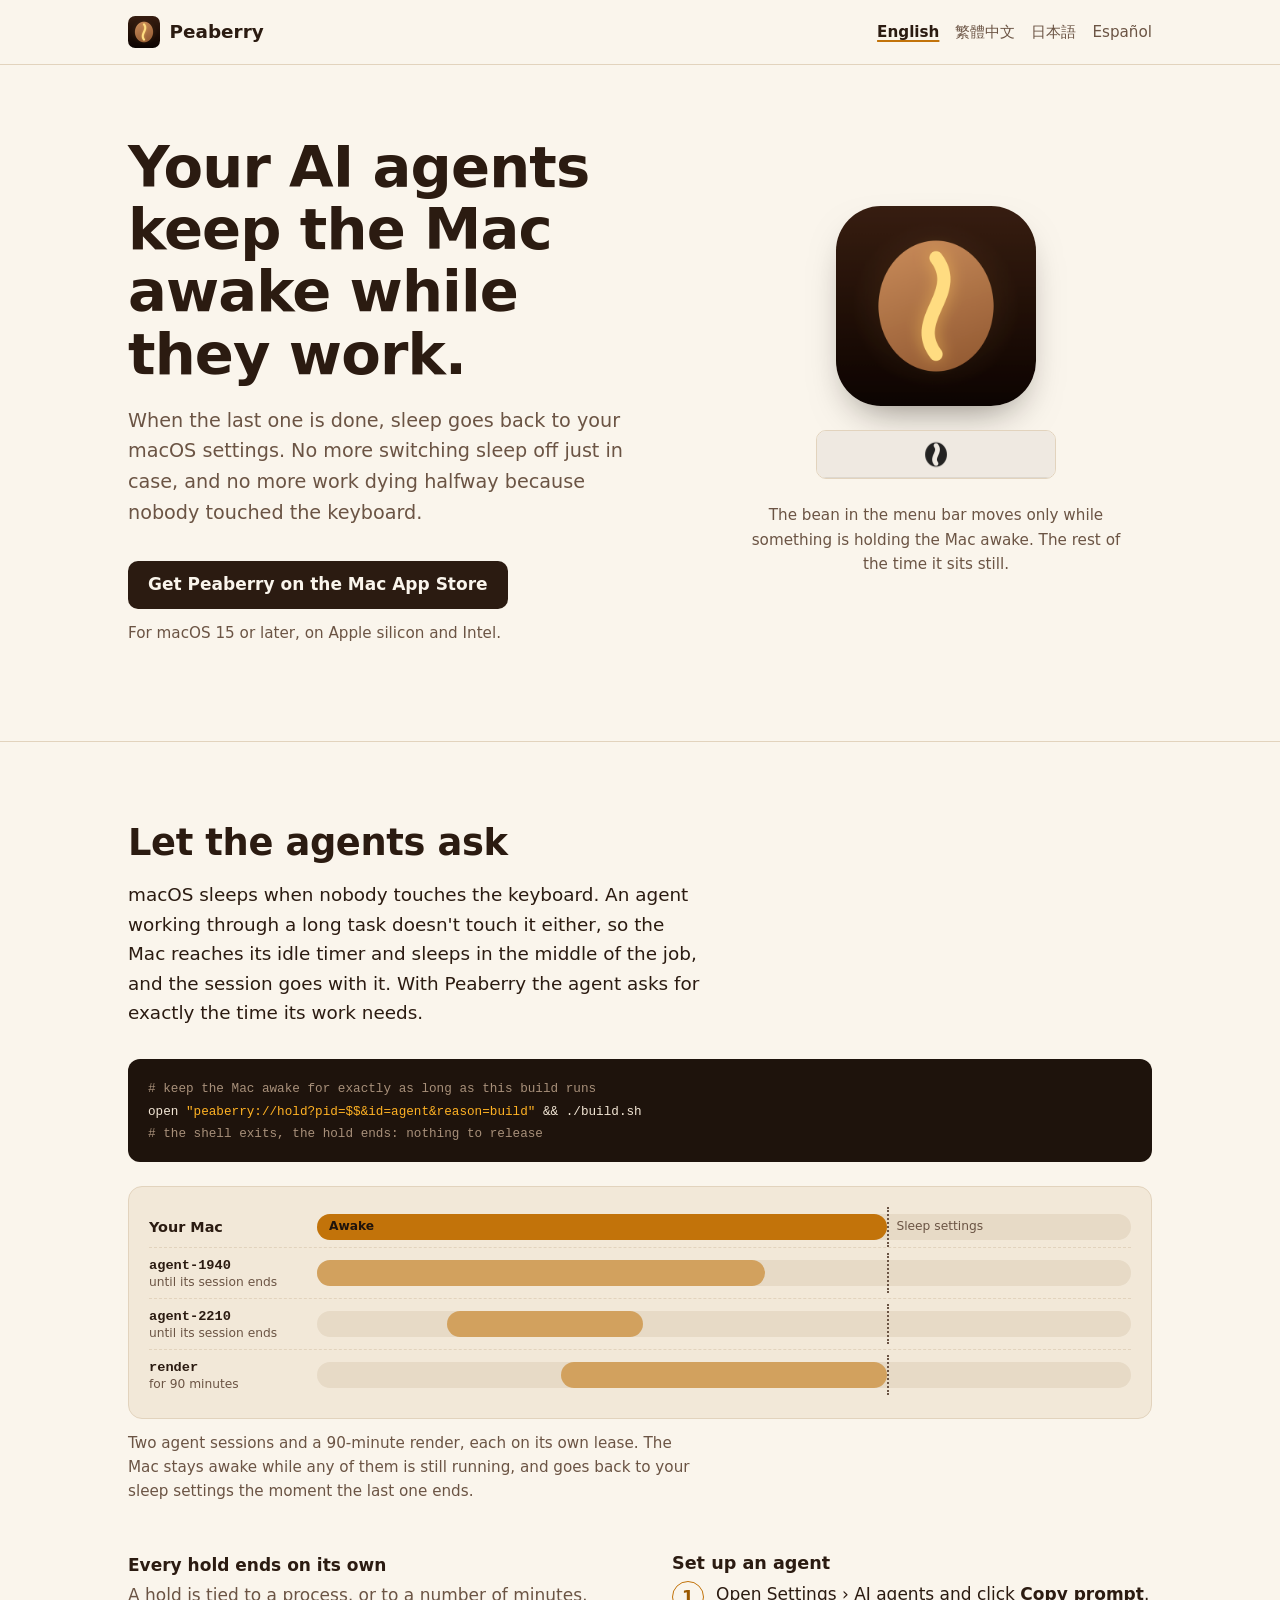
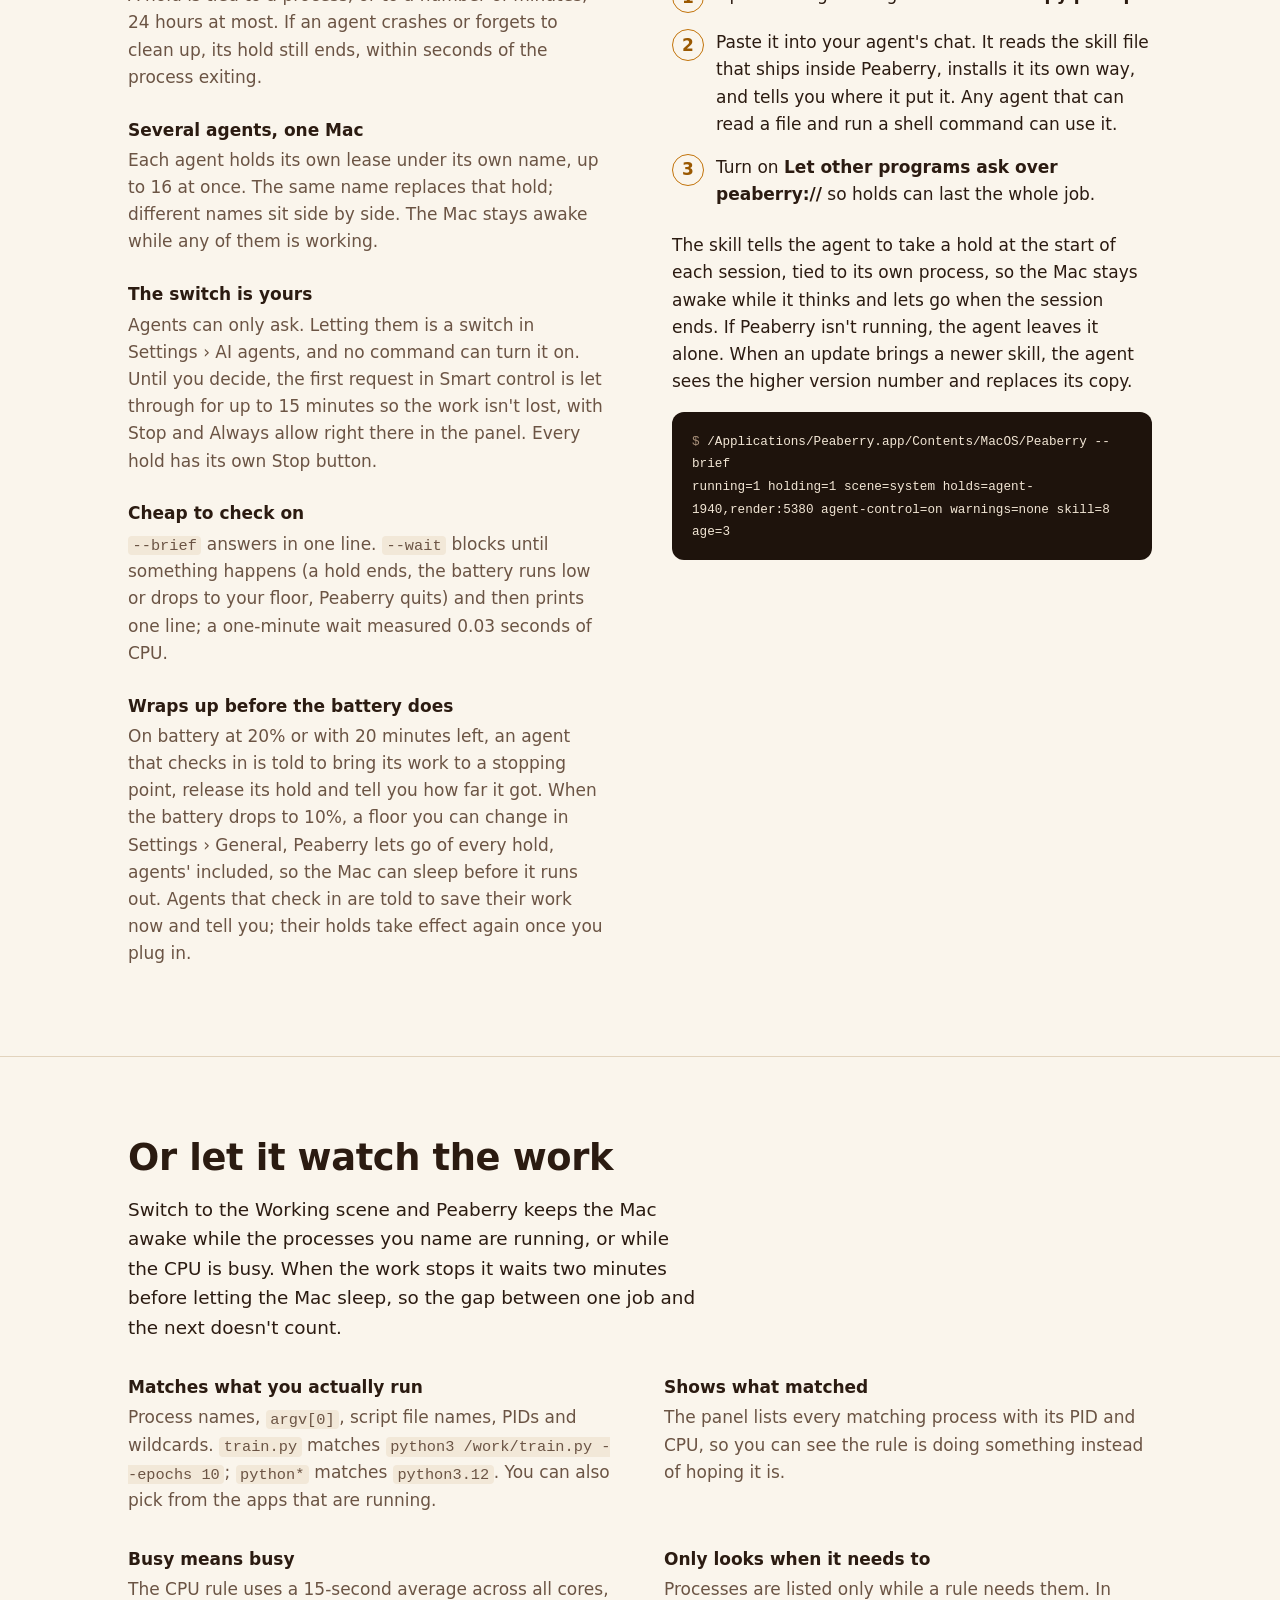
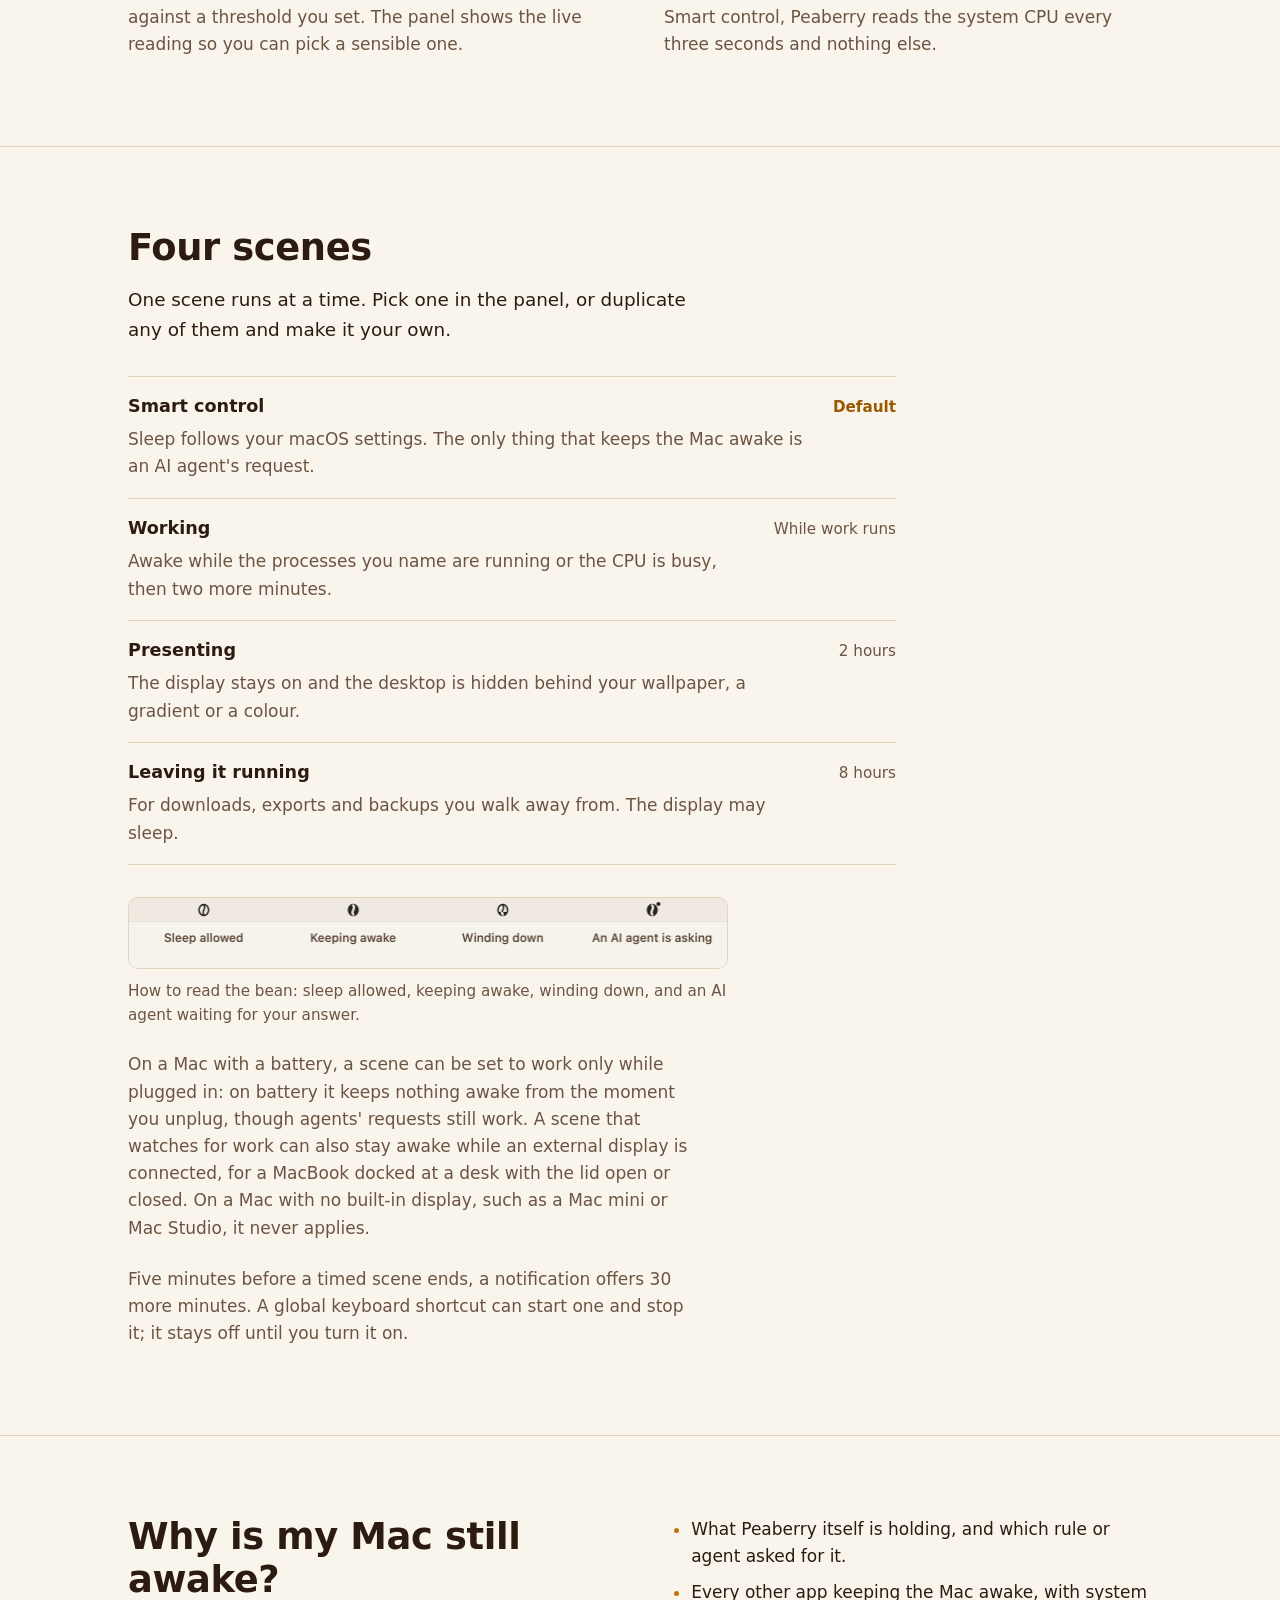
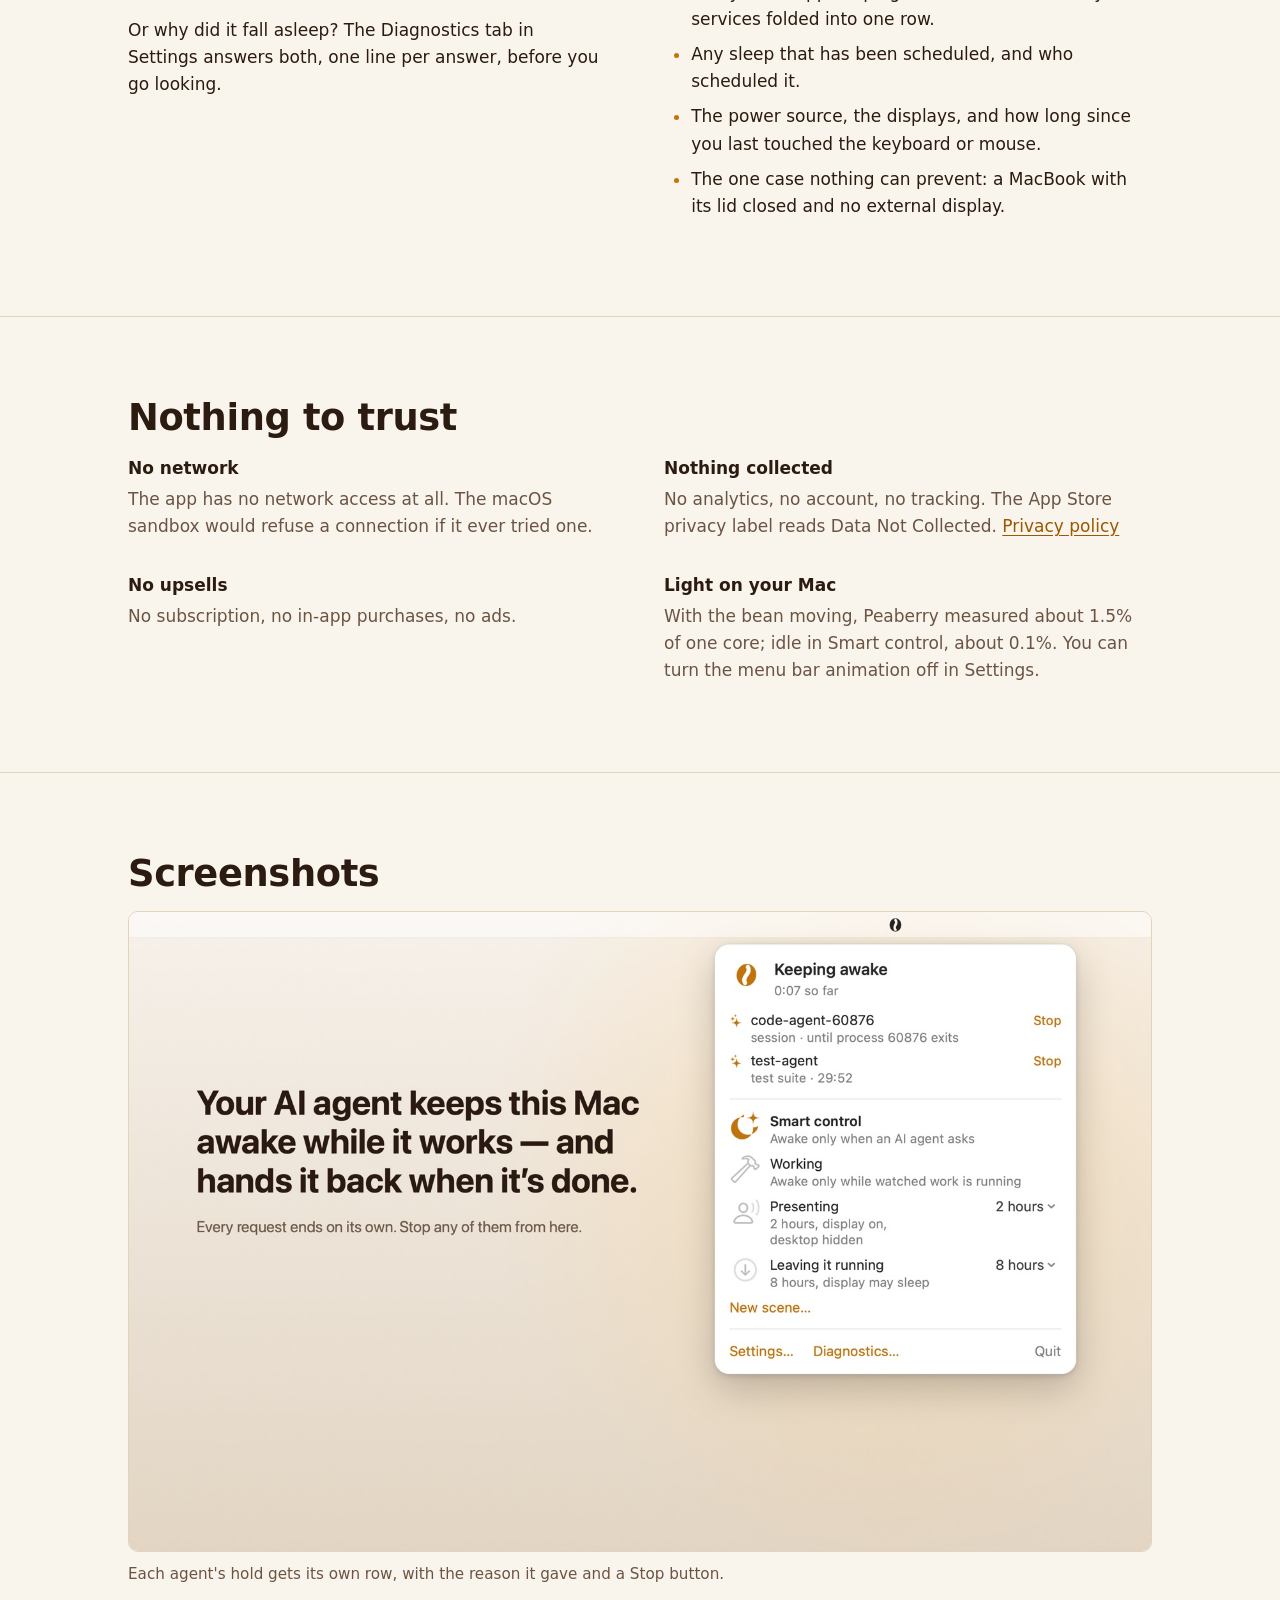
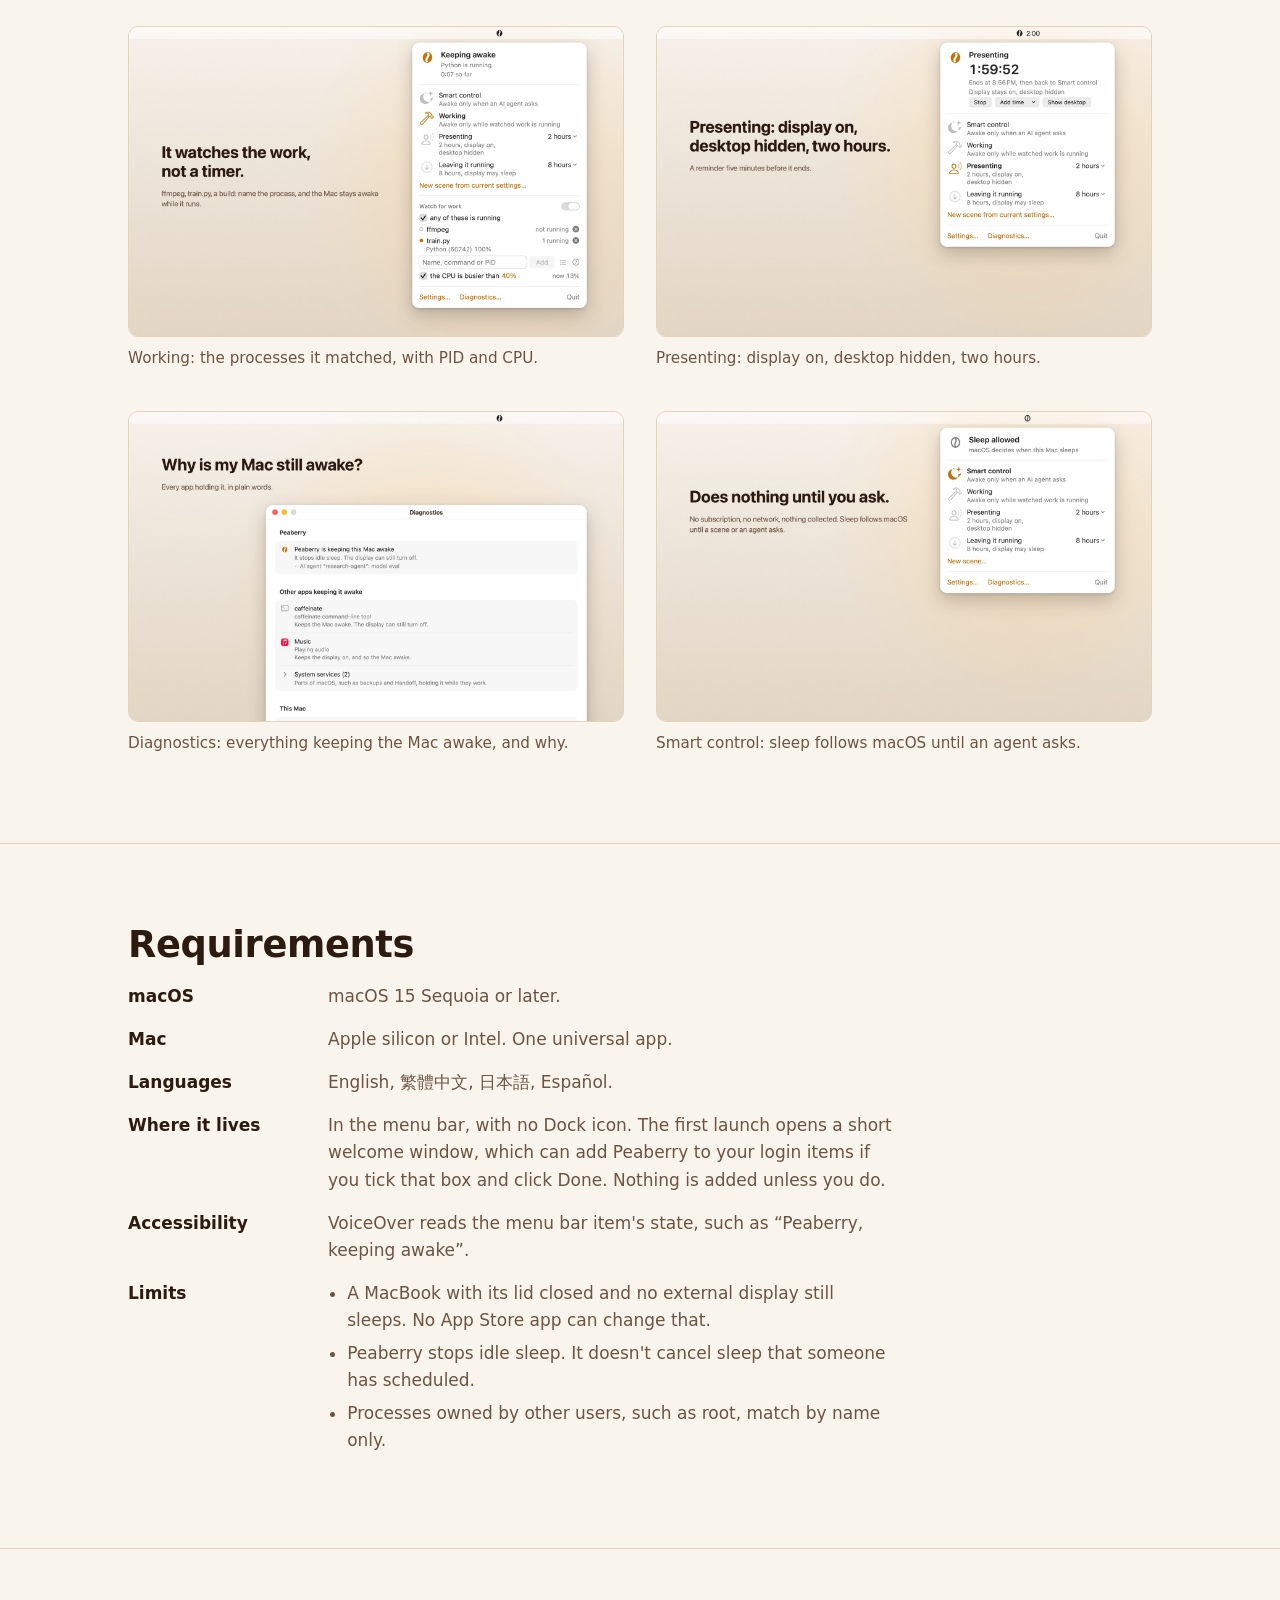
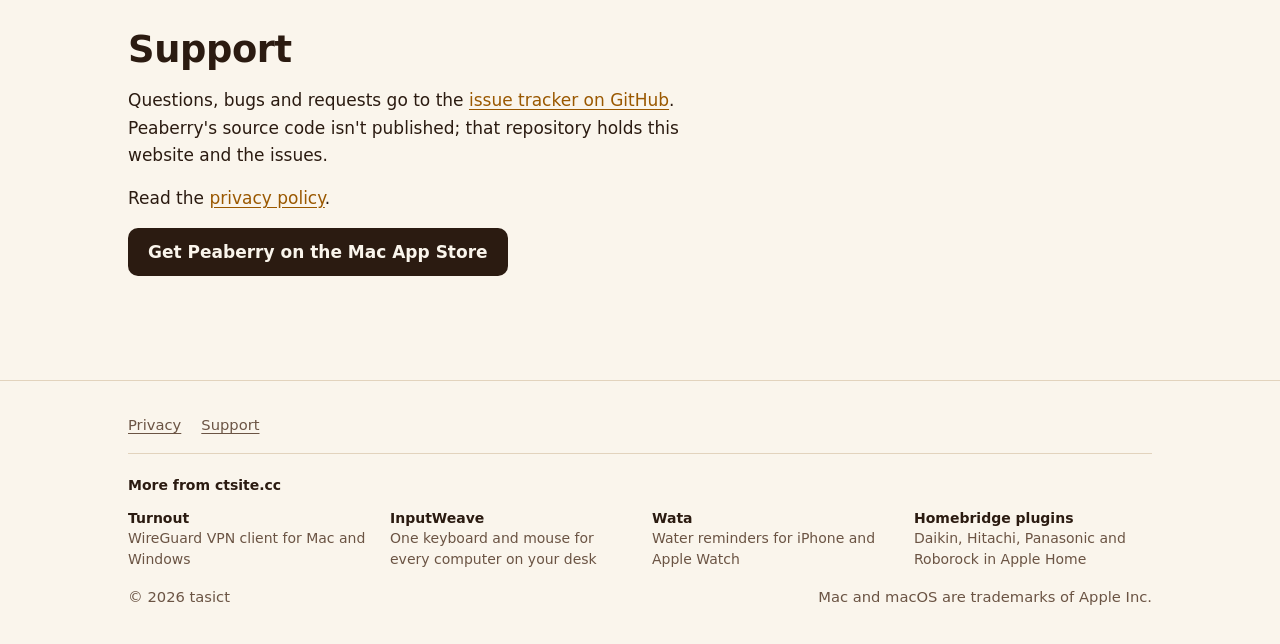
<file: index.html>
<!doctype html>
<html lang="en">
<head>
<meta charset="utf-8">
<meta name="viewport" content="width=device-width, initial-scale=1">
<meta http-equiv="Content-Security-Policy" content="default-src 'self'; img-src 'self' data:; style-src 'self' 'unsafe-inline'; font-src 'self'; object-src 'none'; base-uri 'self'; form-action 'self'; upgrade-insecure-requests">
<title>Peaberry: keep your Mac awake while AI agents work</title>
<meta name="description" content="Peaberry is a menu bar app for macOS. AI agents ask it to keep the Mac awake while they work, each on its own lease, and sleep goes back to your settings when they are done.">
<link rel="canonical" href="https://peaberry.ctsite.cc/">
<link rel="alternate" hreflang="en" href="https://peaberry.ctsite.cc/">
<link rel="alternate" hreflang="zh-Hant" href="https://peaberry.ctsite.cc/zh-Hant/">
<link rel="alternate" hreflang="ja" href="https://peaberry.ctsite.cc/ja/">
<link rel="alternate" hreflang="es" href="https://peaberry.ctsite.cc/es/">
<link rel="alternate" hreflang="x-default" href="https://peaberry.ctsite.cc/">
<meta name="color-scheme" content="light dark">
<meta name="theme-color" content="#faf5ec" media="(prefers-color-scheme: light)">
<meta name="theme-color" content="#140c08" media="(prefers-color-scheme: dark)">
<link rel="icon" type="image/png" href="assets/favicon.png">
<link rel="apple-touch-icon" href="assets/apple-touch-icon.png">
<link rel="stylesheet" href="assets/site.css">
<meta property="og:type" content="website">
<meta property="og:site_name" content="Peaberry">
<meta property="og:title" content="Peaberry: keep your Mac awake while AI agents work">
<meta property="og:description" content="AI agents ask Peaberry to keep the Mac awake while they work, each on its own lease. When the last one is done, sleep goes back to your macOS settings.">
<meta property="og:url" content="https://peaberry.ctsite.cc/">
<meta property="og:image" content="https://peaberry.ctsite.cc/assets/screenshots/en/1-agents.jpg">
<meta property="og:image:width" content="1600">
<meta property="og:image:height" content="1000">
<meta property="og:image:alt" content="Peaberry's menu bar panel showing an AI agent's request to keep the Mac awake">
<meta property="og:locale" content="en_US">
<meta property="og:locale:alternate" content="zh_TW">
<meta property="og:locale:alternate" content="ja_JP">
<meta property="og:locale:alternate" content="es_ES">
<meta name="twitter:card" content="summary_large_image">
<script type="application/ld+json">
{
  "@context": "https://schema.org",
  "@type": "SoftwareApplication",
  "name": "Peaberry",
  "description": "Peaberry is a menu bar app for macOS. AI agents ask it to keep the Mac awake while they work, each on its own lease, and sleep goes back to your settings when they are done.",
  "url": "https://peaberry.ctsite.cc/",
  "image": "https://peaberry.ctsite.cc/assets/app-icon.png",
  "applicationCategory": "UtilitiesApplication",
  "operatingSystem": "macOS 15 or later",
  "inLanguage": "en",
  "publisher": {
    "@type": "Organization",
    "name": "ctsite.cc",
    "url": "https://www.ctsite.cc/"
  }
}
</script>
</head>
<body>
<a class="skip" href="#main">Skip to content</a>

<header class="site-header">
  <div class="wrap">
    <a class="brand" href="./"><img src="assets/favicon.png" width="32" height="32" alt="">Peaberry</a>
    <nav class="languages" aria-label="Language">
      <ul>
        <li><a href="./" hreflang="en" lang="en" aria-current="page">English</a></li>
        <li><a href="zh-Hant/" hreflang="zh-Hant" lang="zh-Hant">繁體中文</a></li>
        <li><a href="ja/" hreflang="ja" lang="ja">日本語</a></li>
        <li><a href="es/" hreflang="es" lang="es">Español</a></li>
      </ul>
    </nav>
  </div>
</header>

<main id="main">

<section class="hero" aria-labelledby="hero-title">
  <div class="wrap">
    <div>
      <h1 id="hero-title">Your AI agents keep the Mac awake while they work.</h1>
      <p class="lede">When the last one is done, sleep goes back to your macOS settings. No more switching sleep off just in case, and no more work dying halfway because nobody touched the keyboard.</p>
      <!-- store:soon -->
      <p class="store" hidden><span class="store-soon">Coming soon to the Mac App Store</span></p>
      <!-- /store:soon -->
      <!-- store:live -->
      <p class="store"><a class="store-live" href="https://apps.apple.com/app/id6826190677">Get Peaberry on the Mac App Store</a></p>
      <!-- /store:live -->
      <p class="fineprint">For macOS 15 or later, on Apple silicon and Intel.</p>
    </div>
    <figure class="menubar">
      <img class="hero-icon" src="assets/app-icon.png" width="200" height="200" alt="">
      <div class="menubar-strip">
        <picture>
          <source media="(prefers-reduced-motion: reduce) and (prefers-color-scheme: dark)" srcset="assets/menubar-still-dark.png">
          <source media="(prefers-reduced-motion: reduce)" srcset="assets/menubar-still-light.png">
          <source media="(prefers-color-scheme: dark)" srcset="assets/menubar-awake-dark.gif">
          <img class="menubar-image" src="assets/menubar-awake-light.gif" width="240" height="48" alt="The Peaberry bean in the macOS menu bar, gently rocking while it holds the Mac awake">
        </picture>
      </div>
      <figcaption>The bean in the menu bar moves only while something is holding the Mac awake. The rest of the time it sits still.</figcaption>
    </figure>
  </div>
</section>

<section id="agents" aria-labelledby="agents-title">
  <div class="wrap">
    <h2 id="agents-title">Let the agents ask</h2>
    <p class="intro">macOS sleeps when nobody touches the keyboard. An agent working through a long task doesn't touch it either, so the Mac reaches its idle timer and sleeps in the middle of the job, and the session goes with it. With Peaberry the agent asks for exactly the time its work needs.</p>

<pre><code><span class="c"># keep the Mac awake for exactly as long as this build runs</span>
open <span class="u">"peaberry://hold?pid=$$&amp;id=agent&amp;reason=build"</span> &amp;&amp; ./build.sh
<span class="c"># the shell exits, the hold ends: nothing to release</span></code></pre>

    <figure class="leases">
      <div class="lease-chart" aria-hidden="true">
        <div class="lease-row mac">
          <div class="who">Your Mac</div>
          <div class="track"><span class="bar" style="--from:0;--to:70">Awake</span><span class="bar rest" style="--from:70;--to:100">Sleep settings</span></div>
        </div>
        <div class="lease-row lease">
          <div class="who"><code>agent-1940</code><span>until its session ends</span></div>
          <div class="track"><span class="bar" style="--from:0;--to:55"></span></div>
        </div>
        <div class="lease-row lease">
          <div class="who"><code>agent-2210</code><span>until its session ends</span></div>
          <div class="track"><span class="bar" style="--from:16;--to:40"></span></div>
        </div>
        <div class="lease-row lease">
          <div class="who"><code>render</code><span>for 90 minutes</span></div>
          <div class="track"><span class="bar" style="--from:30;--to:70"></span></div>
        </div>
      </div>
      <figcaption>Two agent sessions and a 90-minute render, each on its own lease. The Mac stays awake while any of them is still running, and goes back to your sleep settings the moment the last one ends.</figcaption>
    </figure>

    <div class="split">
      <dl class="facts">
        <div>
          <dt>Every hold ends on its own</dt>
          <dd>A hold is tied to a process, or to a number of minutes, 24 hours at most. If an agent crashes or forgets to clean up, its hold still ends, within seconds of the process exiting.</dd>
        </div>
        <div>
          <dt>Several agents, one Mac</dt>
          <dd>Each agent holds its own lease under its own name, up to 16 at once. The same name replaces that hold; different names sit side by side. The Mac stays awake while any of them is working.</dd>
        </div>
        <div>
          <dt>The switch is yours</dt>
          <dd>Agents can only ask. Letting them is a switch in Settings › AI agents, and no command can turn it on. Until you decide, the first request in Smart control is let through for up to 15 minutes so the work isn't lost, with Stop and Always allow right there in the panel. Every hold has its own Stop button.</dd>
        </div>
        <div>
          <dt>Cheap to check on</dt>
          <dd><code>--brief</code> answers in one line. <code>--wait</code> blocks until something happens (a hold ends, the battery runs low or drops to your floor, Peaberry quits) and then prints one line; a one-minute wait measured 0.03 seconds of CPU.</dd>
        </div>
        <div>
          <dt>Wraps up before the battery does</dt>
          <dd>On battery at 20% or with 20 minutes left, an agent that checks in is told to bring its work to a stopping point, release its hold and tell you how far it got. When the battery drops to 10%, a floor you can change in Settings › General, Peaberry lets go of every hold, agents' included, so the Mac can sleep before it runs out. Agents that check in are told to save their work now and tell you; their holds take effect again once you plug in.</dd>
        </div>
      </dl>

      <div>
        <h3>Set up an agent</h3>
        <ol class="steps">
          <li><div>Open Settings › AI agents and click <strong>Copy prompt</strong>.</div></li>
          <li><div>Paste it into your agent's chat. It reads the skill file that ships inside Peaberry, installs it its own way, and tells you where it put it. Any agent that can read a file and run a shell command can use it.</div></li>
          <li><div>Turn on <strong>Let other programs ask over peaberry://</strong> so holds can last the whole job.</div></li>
        </ol>
        <p>The skill tells the agent to take a hold at the start of each session, tied to its own process, so the Mac stays awake while it thinks and lets go when the session ends. If Peaberry isn't running, the agent leaves it alone. When an update brings a newer skill, the agent sees the higher version number and replaces its copy.</p>
<pre class="output"><code><span class="p">$ </span>/Applications/Peaberry.app/Contents/MacOS/Peaberry --brief
running=1 holding=1 scene=system holds=agent-1940,render:5380 agent-control=on warnings=none skill=8 age=3</code></pre>
      </div>
    </div>
  </div>
</section>

<section id="work" aria-labelledby="work-title">
  <div class="wrap">
    <h2 id="work-title">Or let it watch the work</h2>
    <p class="intro">Switch to the Working scene and Peaberry keeps the Mac awake while the processes you name are running, or while the CPU is busy. When the work stops it waits two minutes before letting the Mac sleep, so the gap between one job and the next doesn't count.</p>
    <dl class="facts two">
      <div>
        <dt>Matches what you actually run</dt>
        <dd>Process names, <code>argv[0]</code>, script file names, PIDs and wildcards. <code>train.py</code> matches <code>python3 /work/train.py --epochs 10</code>; <code>python*</code> matches <code>python3.12</code>. You can also pick from the apps that are running.</dd>
      </div>
      <div>
        <dt>Shows what matched</dt>
        <dd>The panel lists every matching process with its PID and CPU, so you can see the rule is doing something instead of hoping it is.</dd>
      </div>
      <div>
        <dt>Busy means busy</dt>
        <dd>The CPU rule uses a 15-second average across all cores, against a threshold you set. The panel shows the live reading so you can pick a sensible one.</dd>
      </div>
      <div>
        <dt>Only looks when it needs to</dt>
        <dd>Processes are listed only while a rule needs them. In Smart control, Peaberry reads the system CPU every three seconds and nothing else.</dd>
      </div>
    </dl>
  </div>
</section>

<section id="scenes" aria-labelledby="scenes-title">
  <div class="wrap">
    <h2 id="scenes-title">Four scenes</h2>
    <p class="intro">One scene runs at a time. Pick one in the panel, or duplicate any of them and make it your own.</p>
    <ul class="scenes">
      <li class="default">
        <h3>Smart control</h3>
        <span class="length">Default</span>
        <p>Sleep follows your macOS settings. The only thing that keeps the Mac awake is an AI agent's request.</p>
      </li>
      <li>
        <h3>Working</h3>
        <span class="length">While work runs</span>
        <p>Awake while the processes you name are running or the CPU is busy, then two more minutes.</p>
      </li>
      <li>
        <h3>Presenting</h3>
        <span class="length">2 hours</span>
        <p>The display stays on and the desktop is hidden behind your wallpaper, a gradient or a colour.</p>
      </li>
      <li>
        <h3>Leaving it running</h3>
        <span class="length">8 hours</span>
        <p>For downloads, exports and backups you walk away from. The display may sleep.</p>
      </li>
    </ul>
    <figure class="states">
      <picture>
        <source media="(prefers-color-scheme: dark)" srcset="assets/menubar-states-en-dark.png">
        <img src="assets/menubar-states-en-light.png" width="600" height="70" loading="lazy" decoding="async" alt="The menu bar bean in its four states: Sleep allowed, Keeping awake, Winding down, An AI agent is asking">
      </picture>
      <figcaption>How to read the bean: sleep allowed, keeping awake, winding down, and an AI agent waiting for your answer.</figcaption>
    </figure>
    <p class="after-list">On a Mac with a battery, a scene can be set to work only while plugged in: on battery it keeps nothing awake from the moment you unplug, though agents' requests still work. A scene that watches for work can also stay awake while an external display is connected, for a MacBook docked at a desk with the lid open or closed. On a Mac with no built-in display, such as a Mac mini or Mac Studio, it never applies.</p>
    <p class="after-list">Five minutes before a timed scene ends, a notification offers 30 more minutes. A global keyboard shortcut can start one and stop it; it stays off until you turn it on.</p>
  </div>
</section>

<section id="diagnostics" aria-labelledby="diagnostics-title">
  <div class="wrap split">
    <div class="prose">
      <h2 id="diagnostics-title">Why is my Mac still awake?</h2>
      <p>Or why did it fall asleep? The Diagnostics tab in Settings answers both, one line per answer, before you go looking.</p>
    </div>
    <ul class="answers">
      <li>What Peaberry itself is holding, and which rule or agent asked for it.</li>
      <li>Every other app keeping the Mac awake, with system services folded into one row.</li>
      <li>Any sleep that has been scheduled, and who scheduled it.</li>
      <li>The power source, the displays, and how long since you last touched the keyboard or mouse.</li>
      <li>The one case nothing can prevent: a MacBook with its lid closed and no external display.</li>
    </ul>
  </div>
</section>

<section id="privacy" aria-labelledby="privacy-title">
  <div class="wrap">
    <h2 id="privacy-title">Nothing to trust</h2>
    <dl class="facts two">
      <div>
        <dt>No network</dt>
        <dd>The app has no network access at all. The macOS sandbox would refuse a connection if it ever tried one.</dd>
      </div>
      <div>
        <dt>Nothing collected</dt>
        <dd>No analytics, no account, no tracking. The App Store privacy label reads Data Not Collected. <a href="privacy">Privacy policy</a></dd>
      </div>
      <div>
        <dt>No upsells</dt>
        <dd>No subscription, no in-app purchases, no ads.</dd>
      </div>
      <div>
        <dt>Light on your Mac</dt>
        <dd>With the bean moving, Peaberry measured about 1.5% of one core; idle in Smart control, about 0.1%. You can turn the menu bar animation off in Settings.</dd>
      </div>
    </dl>
  </div>
</section>

<section id="screenshots" aria-labelledby="screenshots-title">
  <div class="wrap">
    <h2 id="screenshots-title">Screenshots</h2>
    <ul class="gallery">
      <li><figure>
        <picture>
          <source media="(prefers-color-scheme: dark)" srcset="assets/screenshots/dark/en/1-agents.jpg">
          <img src="assets/screenshots/en/1-agents.jpg" width="1600" height="1000" loading="lazy" decoding="async" alt="The Peaberry panel showing an AI agent's hold">
        </picture>
        <figcaption>Each agent's hold gets its own row, with the reason it gave and a Stop button.</figcaption>
      </figure></li>
      <li><figure>
        <picture>
          <source media="(prefers-color-scheme: dark)" srcset="assets/screenshots/dark/en/2-working.jpg">
          <img src="assets/screenshots/en/2-working.jpg" width="1600" height="1000" loading="lazy" decoding="async" alt="The Working scene with the processes it matched">
        </picture>
        <figcaption>Working: the processes it matched, with PID and CPU.</figcaption>
      </figure></li>
      <li><figure>
        <picture>
          <source media="(prefers-color-scheme: dark)" srcset="assets/screenshots/dark/en/3-presenting.jpg">
          <img src="assets/screenshots/en/3-presenting.jpg" width="1600" height="1000" loading="lazy" decoding="async" alt="Peaberry in the Presenting scene">
        </picture>
        <figcaption>Presenting: display on, desktop hidden, two hours.</figcaption>
      </figure></li>
      <li><figure>
        <picture>
          <source media="(prefers-color-scheme: dark)" srcset="assets/screenshots/dark/en/4-diagnostics.jpg">
          <img src="assets/screenshots/en/4-diagnostics.jpg" width="1600" height="1000" loading="lazy" decoding="async" alt="The Diagnostics tab in Peaberry's settings">
        </picture>
        <figcaption>Diagnostics: everything keeping the Mac awake, and why.</figcaption>
      </figure></li>
      <li><figure>
        <picture>
          <source media="(prefers-color-scheme: dark)" srcset="assets/screenshots/dark/en/5-smart-control.jpg">
          <img src="assets/screenshots/en/5-smart-control.jpg" width="1600" height="1000" loading="lazy" decoding="async" alt="Peaberry in Smart control, the scene it starts in">
        </picture>
        <figcaption>Smart control: sleep follows macOS until an agent asks.</figcaption>
      </figure></li>
    </ul>
  </div>
</section>

<section id="requirements" aria-labelledby="requirements-title">
  <div class="wrap">
    <h2 id="requirements-title">Requirements</h2>
    <dl class="specs">
      <div><dt>macOS</dt><dd>macOS 15 Sequoia or later.</dd></div>
      <div><dt>Mac</dt><dd>Apple silicon or Intel. One universal app.</dd></div>
      <div><dt>Languages</dt><dd>English, 繁體中文, 日本語, Español.</dd></div>
      <div><dt>Where it lives</dt><dd>In the menu bar, with no Dock icon. The first launch opens a short welcome window, which can add Peaberry to your login items if you tick that box and click Done. Nothing is added unless you do.</dd></div>
      <div><dt>Accessibility</dt><dd>VoiceOver reads the menu bar item's state, such as “Peaberry, keeping awake”.</dd></div>
      <div><dt>Limits</dt><dd>
        <ul class="limits">
          <li>A MacBook with its lid closed and no external display still sleeps. No App Store app can change that.</li>
          <li>Peaberry stops idle sleep. It doesn't cancel sleep that someone has scheduled.</li>
          <li>Processes owned by other users, such as root, match by name only.</li>
        </ul>
      </dd></div>
    </dl>
  </div>
</section>

<section id="support" aria-labelledby="support-title">
  <div class="wrap">
   <div class="prose">
    <h2 id="support-title">Support</h2>
    <p>Questions, bugs and requests go to the <a href="https://github.com/tasict/Peaberry/issues">issue tracker on GitHub</a>. Peaberry's source code isn't published; that repository holds this website and the issues.</p>
    <p>Read the <a href="privacy">privacy policy</a>.</p>
    <!-- store:soon -->
    <p class="store" hidden><span class="store-soon">Coming soon to the Mac App Store</span></p>
    <!-- /store:soon -->
    <!-- store:live -->
    <p class="store"><a class="store-live" href="https://apps.apple.com/app/id6826190677">Get Peaberry on the Mac App Store</a></p>
    <!-- /store:live -->
   </div>
  </div>
</section>

</main>

<footer class="site-footer">
  <div class="wrap">
    <p class="footer-links"><a href="privacy">Privacy</a> <a href="https://github.com/tasict/Peaberry/issues">Support</a></p>
    <nav class="family" aria-label="More from ctsite.cc">
      <p class="family-title"><a href="https://www.ctsite.cc/">More from ctsite.cc</a></p>
      <ul>
        <li><a href="https://turnout.ctsite.cc/"><strong>Turnout</strong> WireGuard VPN client for Mac and Windows</a></li>
        <li><a href="https://inputweave.ctsite.cc/"><strong>InputWeave</strong> One keyboard and mouse for every computer on your desk</a></li>
        <li><a href="https://wata.ctsite.cc/"><strong>Wata</strong> Water reminders for iPhone and Apple Watch</a></li>
        <li><a href="https://www.ctsite.cc/#smart-home"><strong>Homebridge plugins</strong> Daikin, Hitachi, Panasonic and Roborock in Apple Home</a></li>
      </ul>
    </nav>
    <p>© 2026 tasict</p>
    <p>Mac and macOS are trademarks of Apple Inc.</p>
  </div>
</footer>
</body>
</html>
</file>
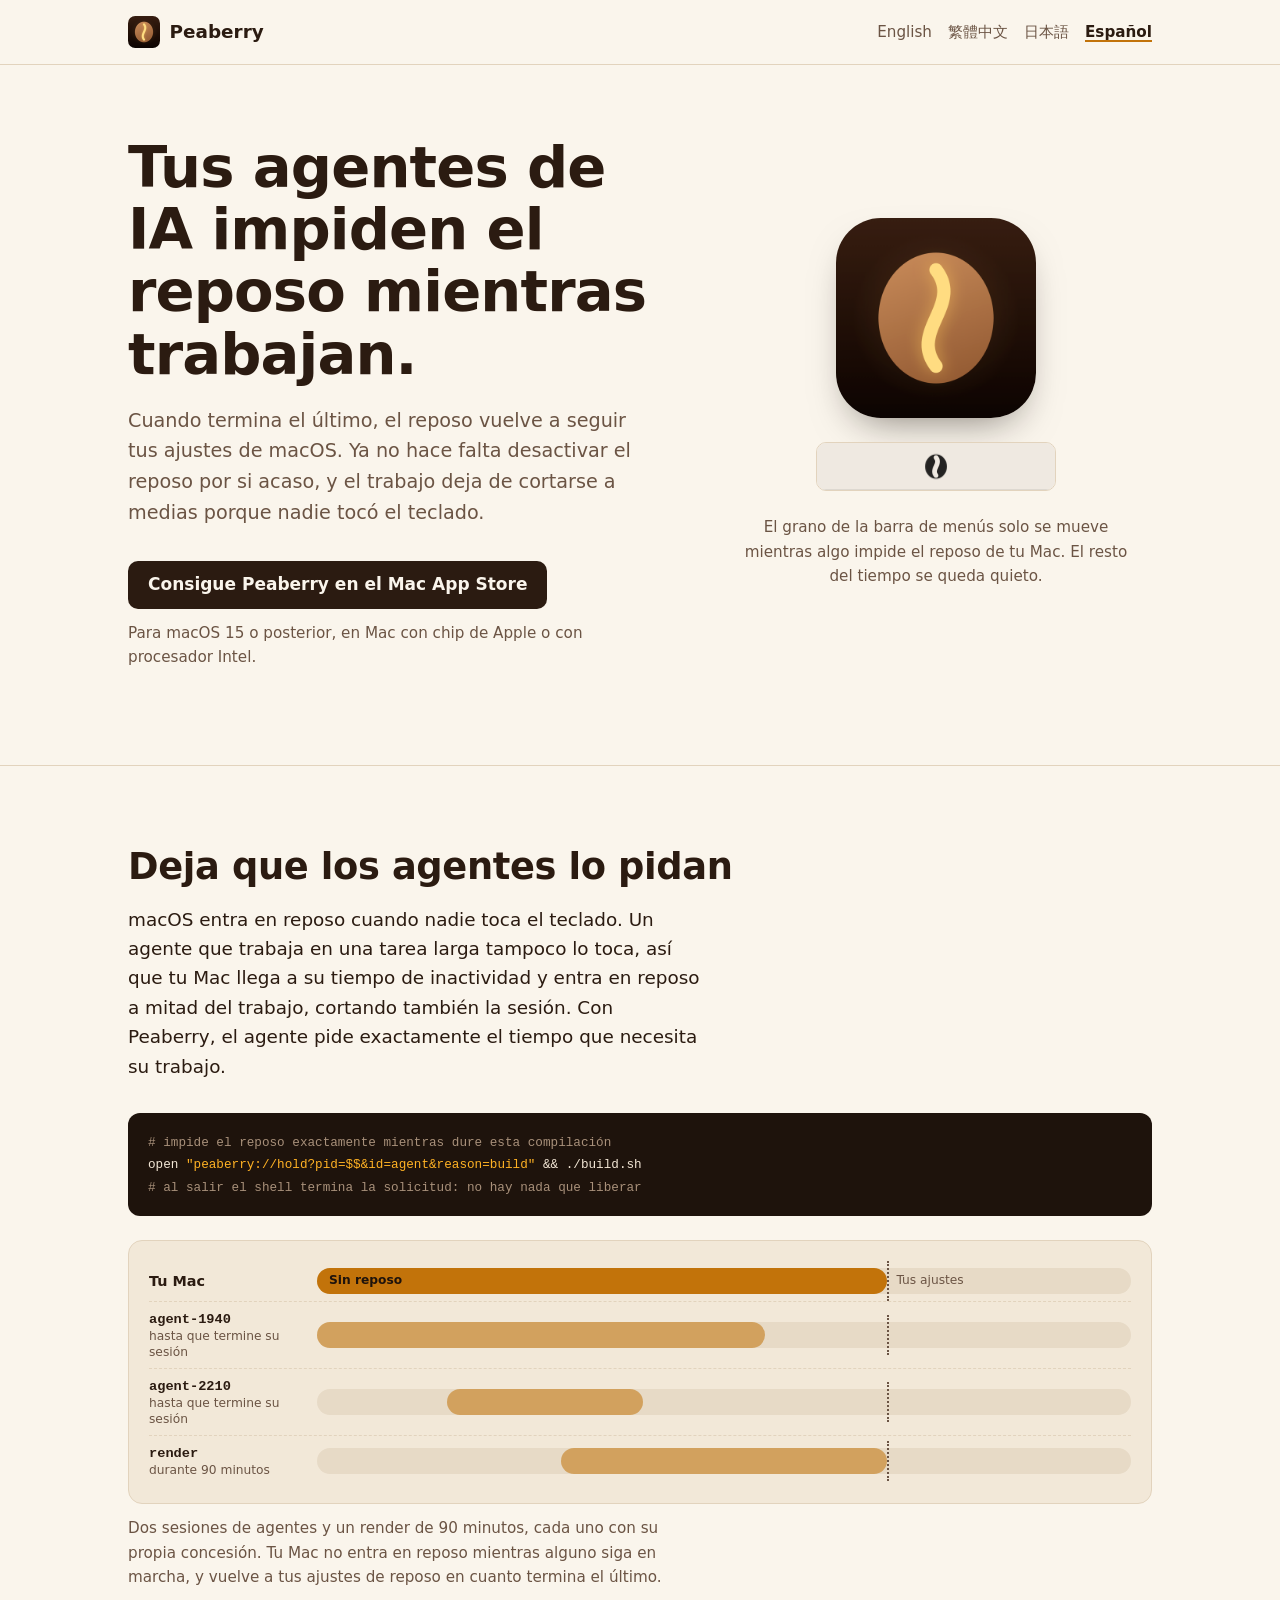
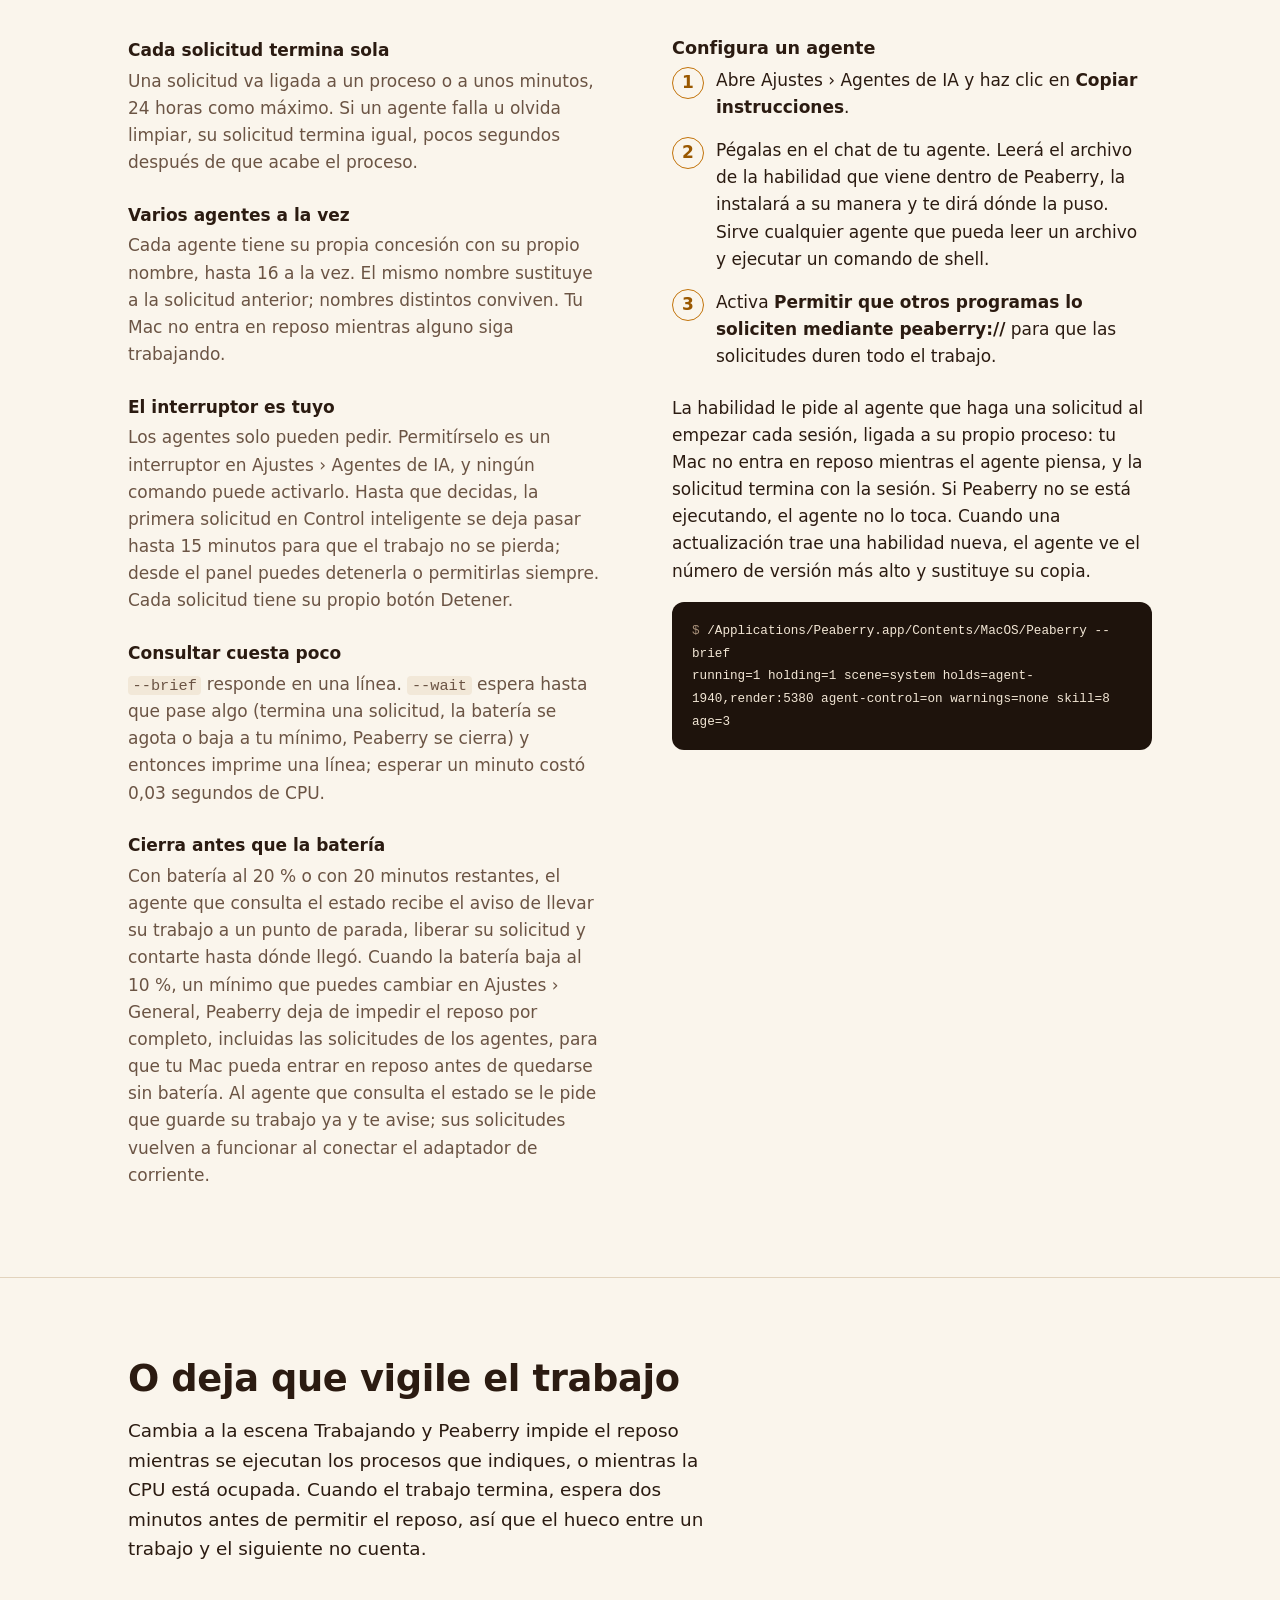
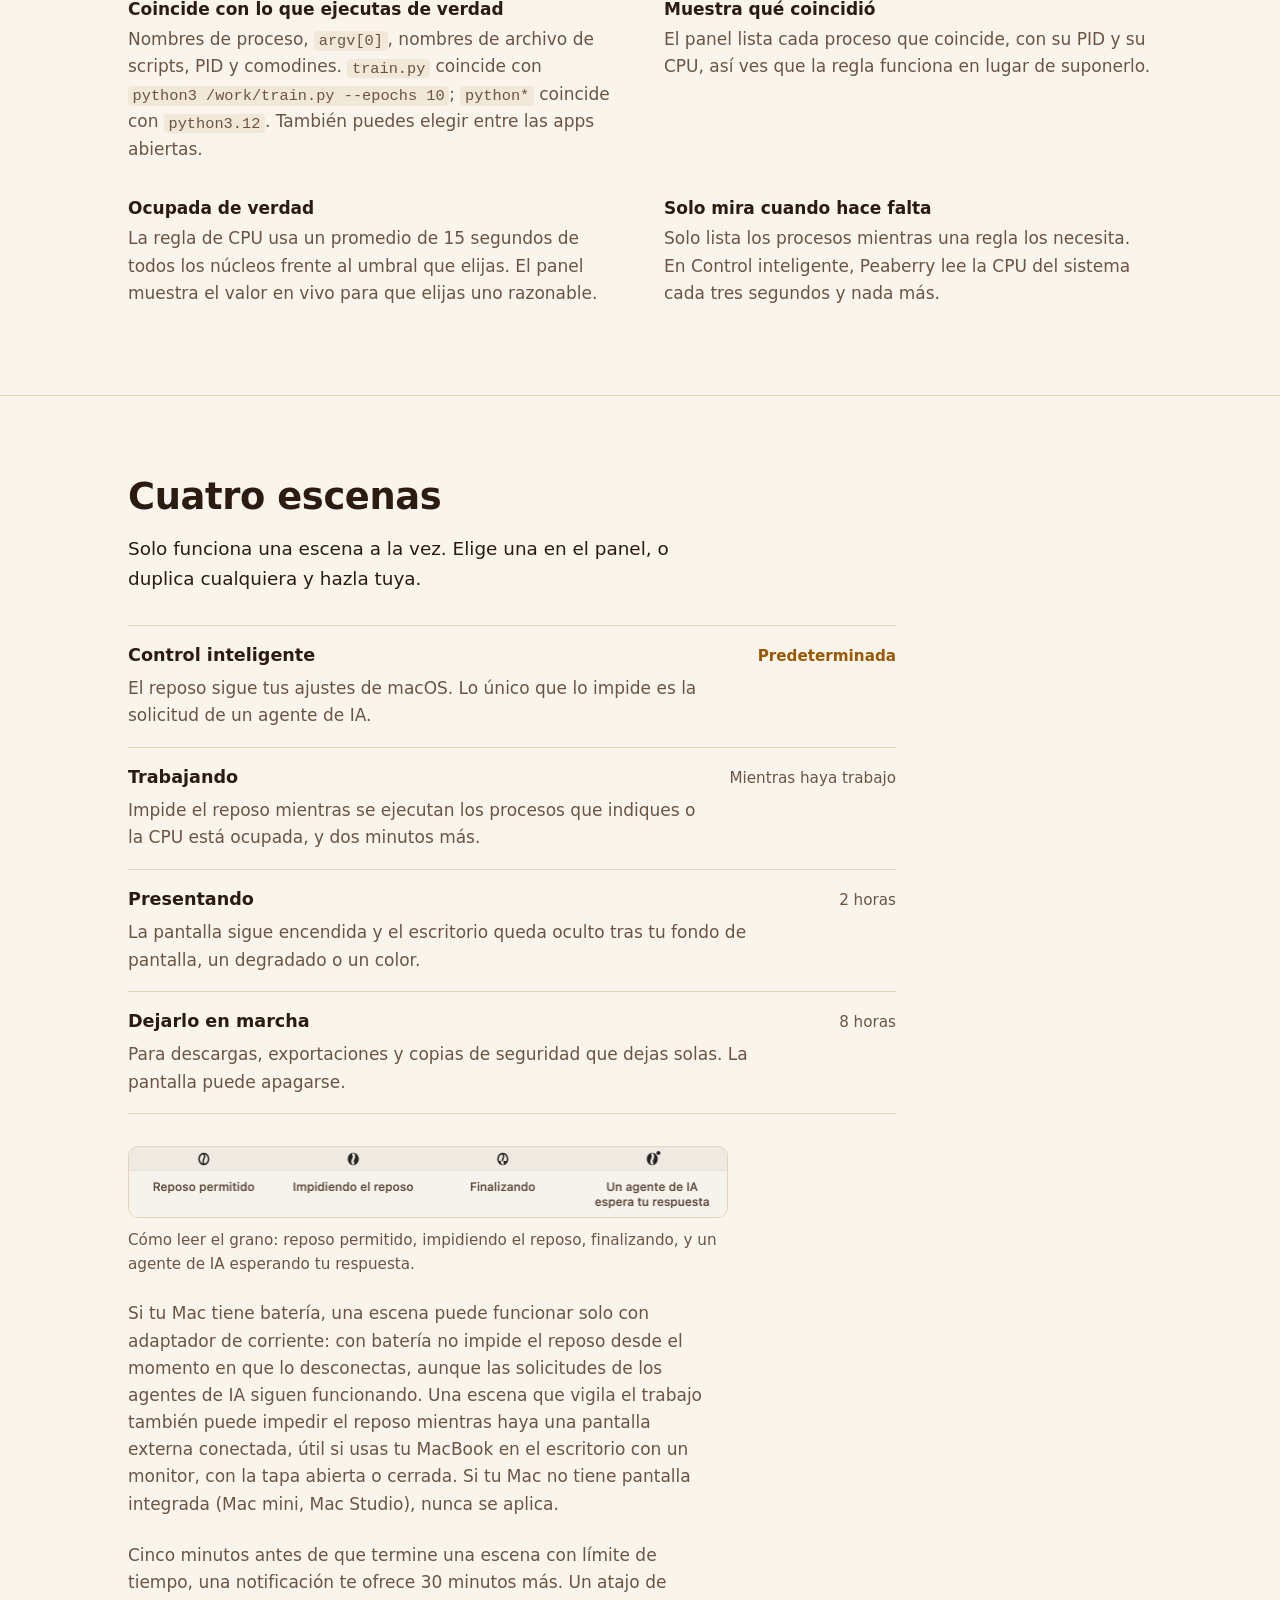
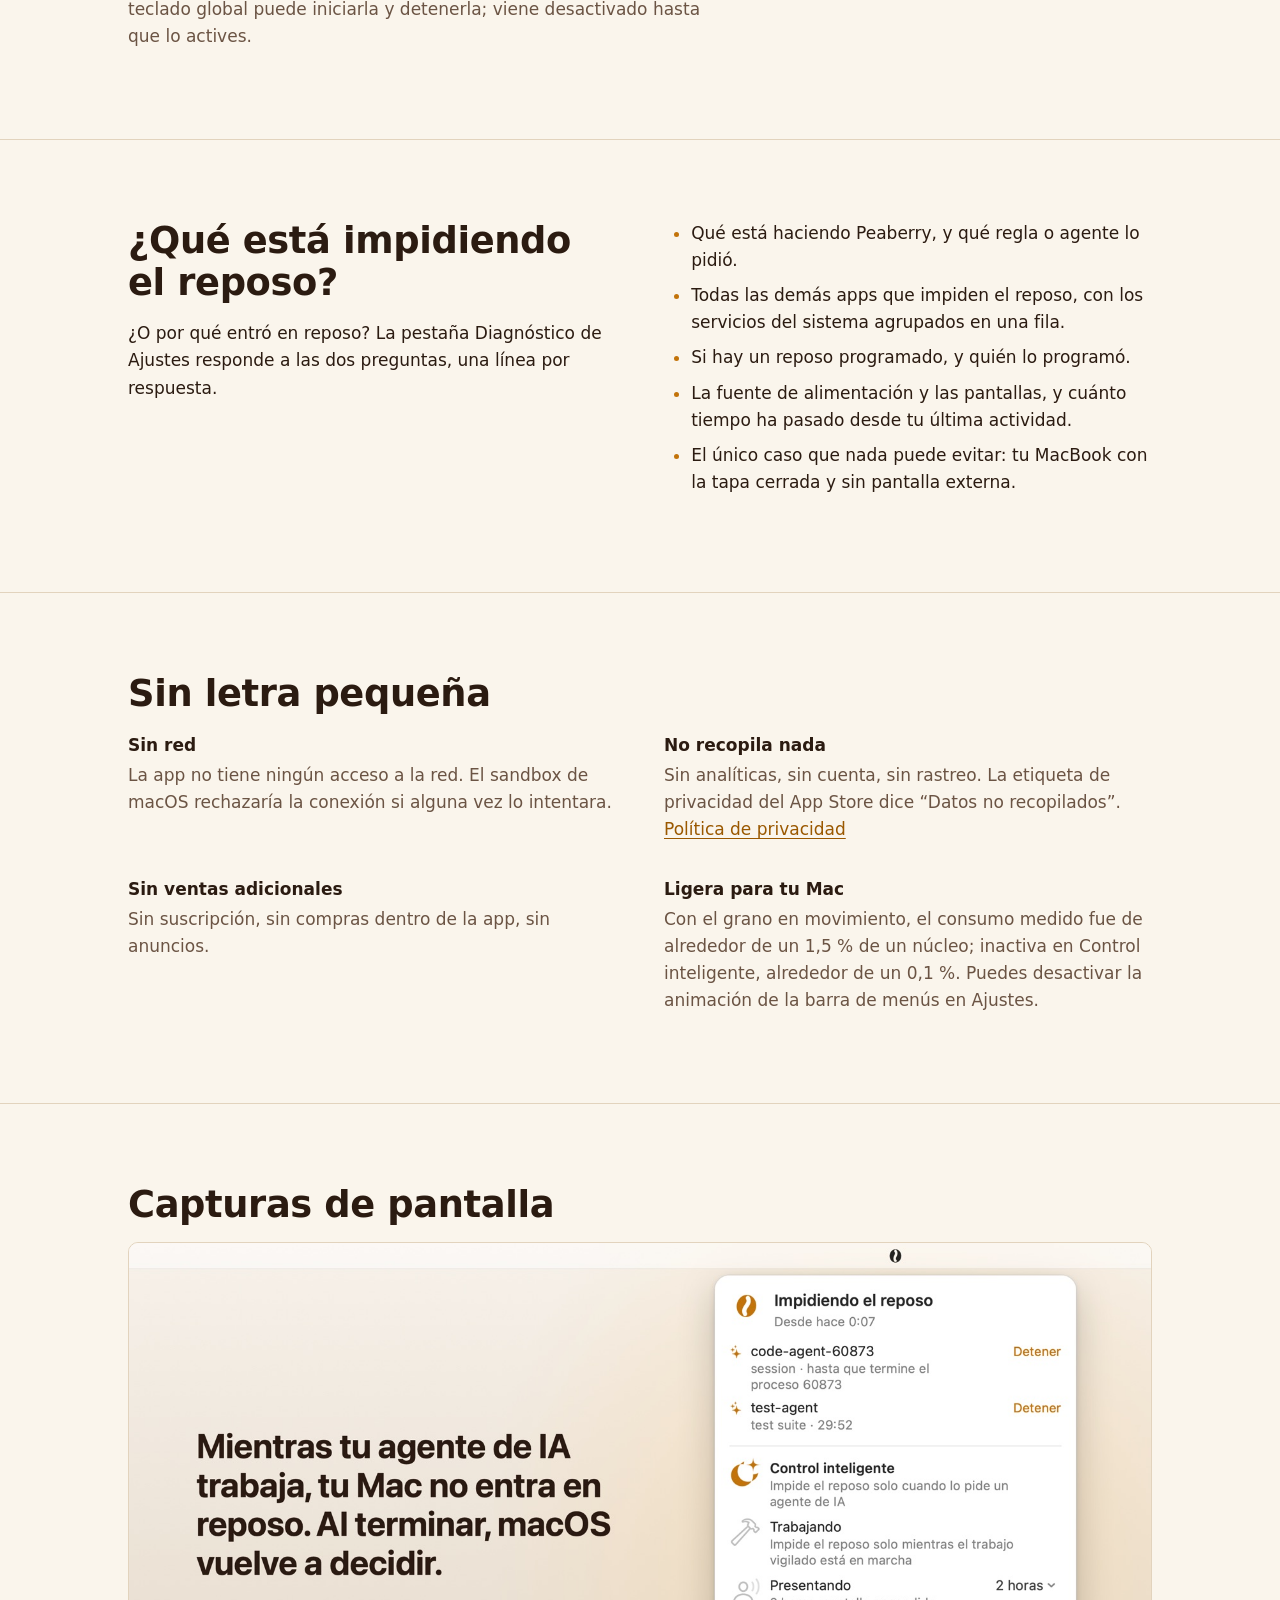
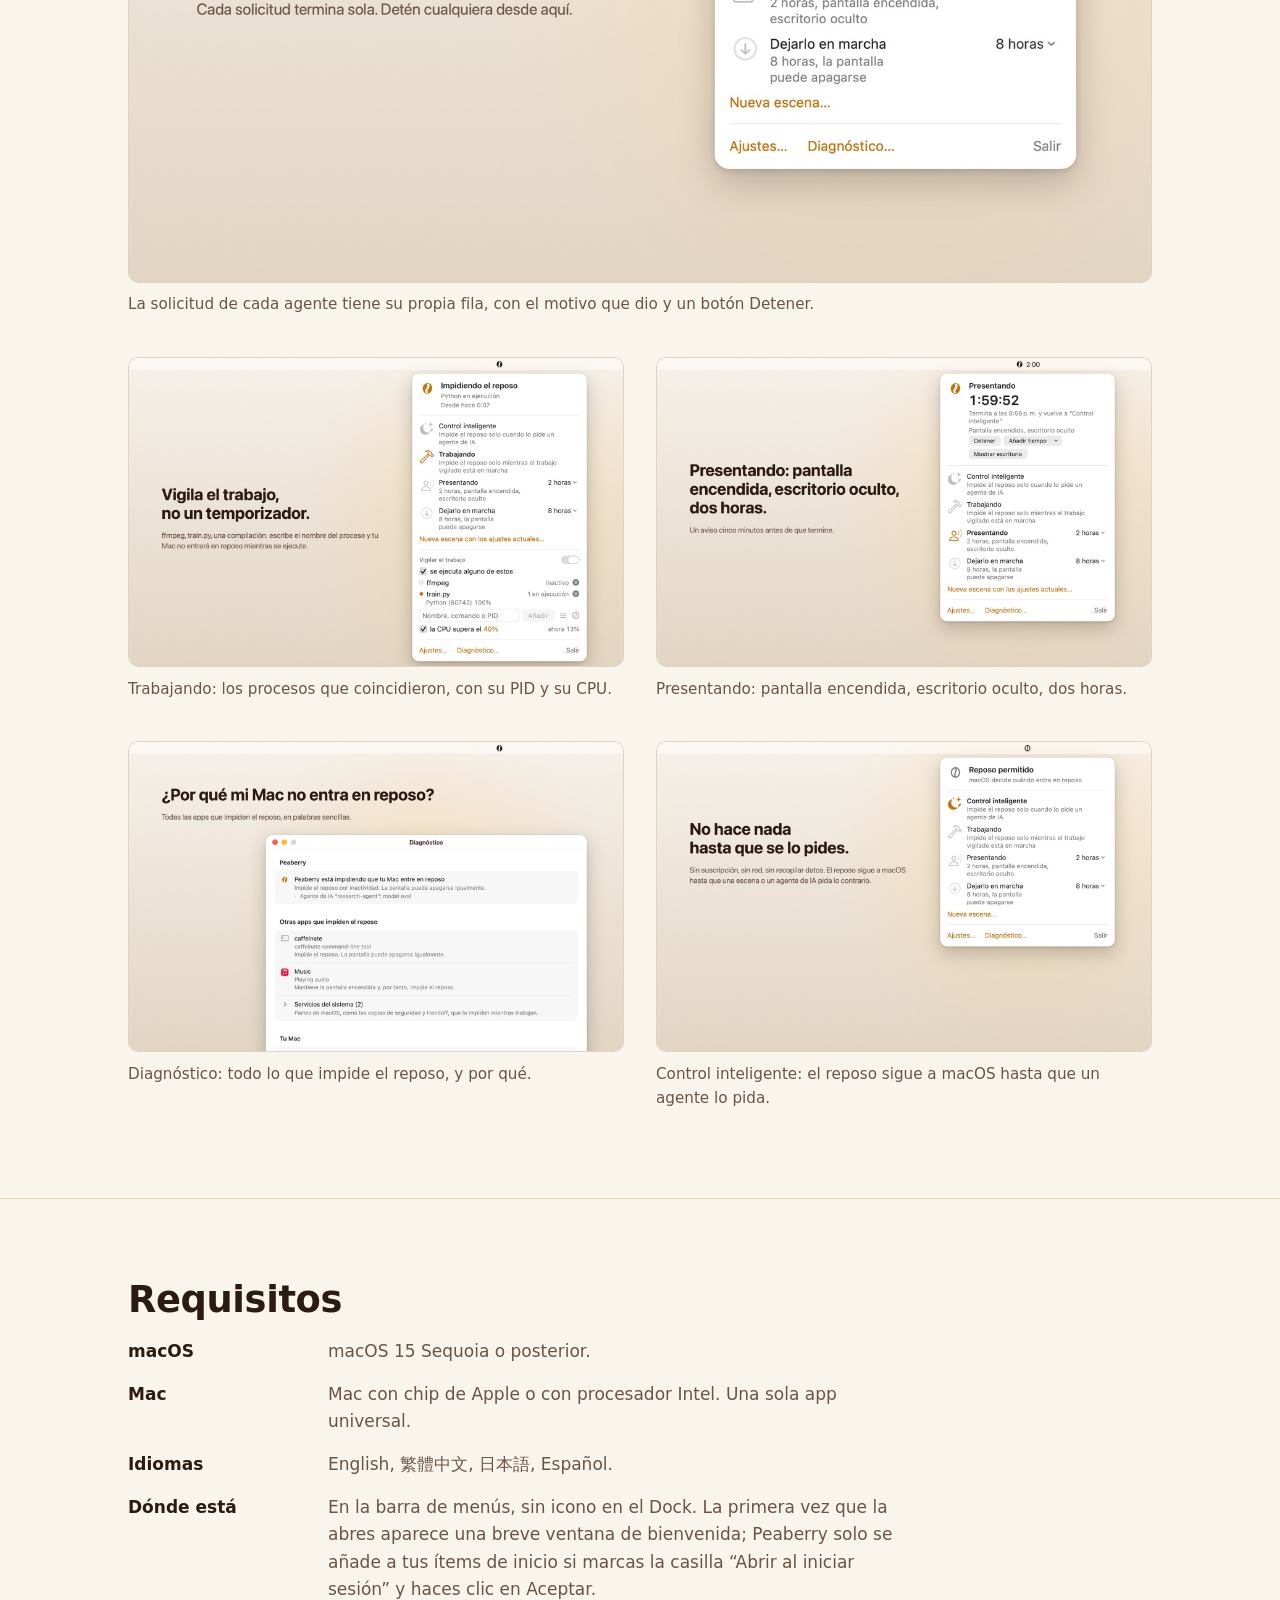
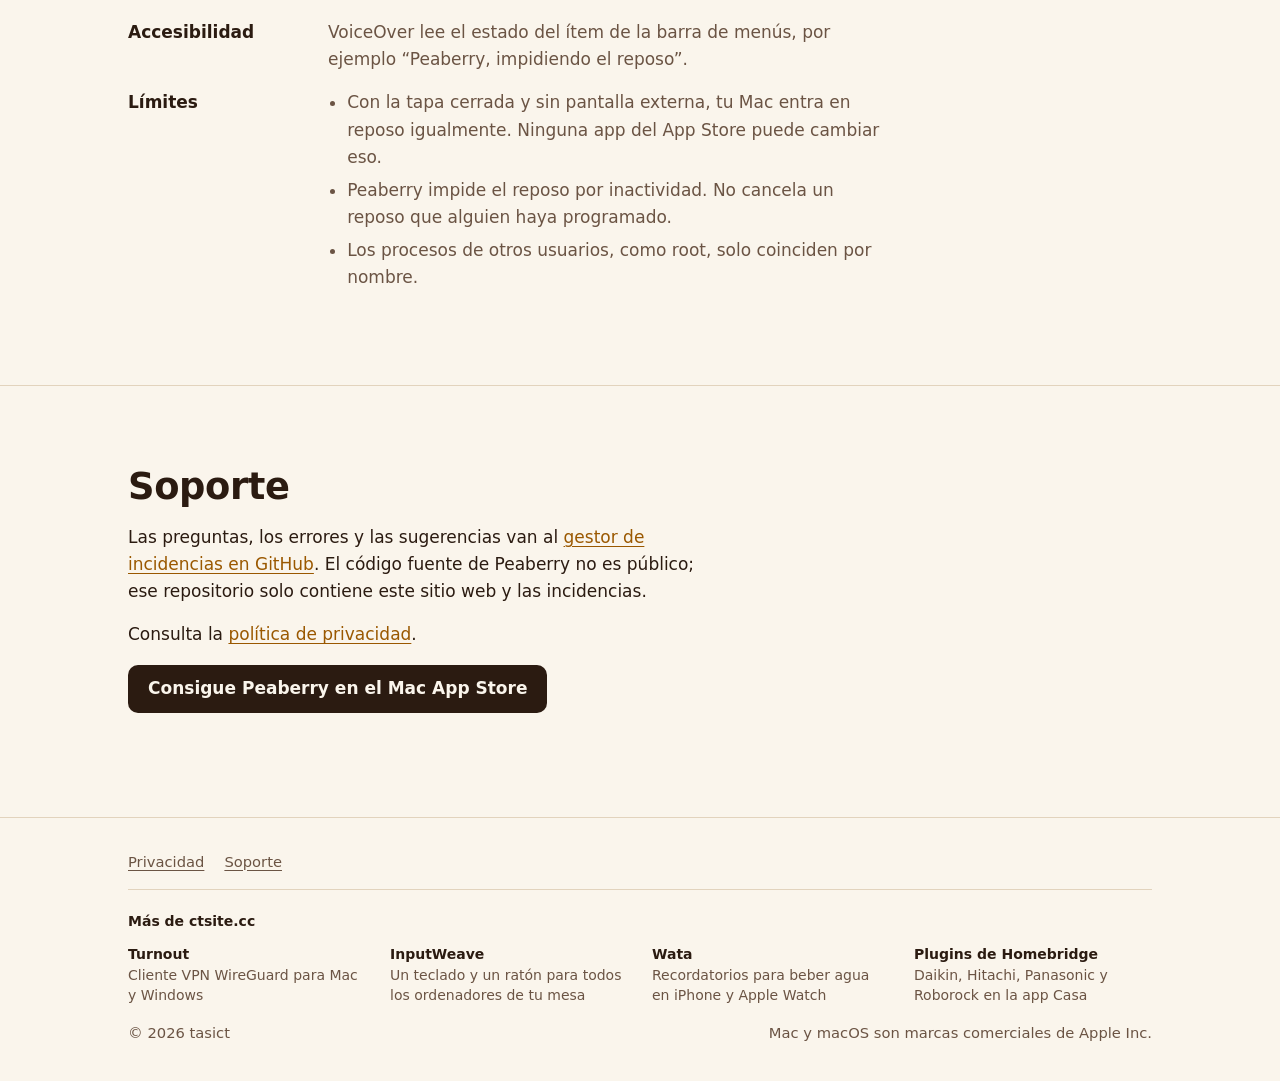
<file: es/index.html>
<!doctype html>
<html lang="es">
<head>
<meta charset="utf-8">
<meta name="viewport" content="width=device-width, initial-scale=1">
<meta http-equiv="Content-Security-Policy" content="default-src 'self'; img-src 'self' data:; style-src 'self' 'unsafe-inline'; font-src 'self'; object-src 'none'; base-uri 'self'; form-action 'self'; upgrade-insecure-requests">
<title>Peaberry: sin reposo mientras trabajan tus agentes de IA</title>
<meta name="description" content="Peaberry es una app de la barra de menús de macOS. Tus agentes de IA le piden que impida el reposo mientras trabajan, cada uno con su propia concesión, y cuando terminan el reposo vuelve a tus ajustes.">
<link rel="canonical" href="https://peaberry.ctsite.cc/es/">
<link rel="alternate" hreflang="en" href="https://peaberry.ctsite.cc/">
<link rel="alternate" hreflang="zh-Hant" href="https://peaberry.ctsite.cc/zh-Hant/">
<link rel="alternate" hreflang="ja" href="https://peaberry.ctsite.cc/ja/">
<link rel="alternate" hreflang="es" href="https://peaberry.ctsite.cc/es/">
<link rel="alternate" hreflang="x-default" href="https://peaberry.ctsite.cc/">
<meta name="color-scheme" content="light dark">
<meta name="theme-color" content="#faf5ec" media="(prefers-color-scheme: light)">
<meta name="theme-color" content="#140c08" media="(prefers-color-scheme: dark)">
<link rel="icon" type="image/png" href="../assets/favicon.png">
<link rel="apple-touch-icon" href="../assets/apple-touch-icon.png">
<link rel="stylesheet" href="../assets/site.css">
<meta property="og:type" content="website">
<meta property="og:site_name" content="Peaberry">
<meta property="og:title" content="Peaberry: sin reposo mientras trabajan tus agentes de IA">
<meta property="og:description" content="Tus agentes de IA le piden a Peaberry que impida el reposo mientras trabajan, cada uno con su propia concesión. Cuando termina el último, el reposo vuelve a tus ajustes de macOS.">
<meta property="og:url" content="https://peaberry.ctsite.cc/es/">
<meta property="og:image" content="https://peaberry.ctsite.cc/assets/screenshots/es/1-agents.jpg">
<meta property="og:image:width" content="1600">
<meta property="og:image:height" content="1000">
<meta property="og:image:alt" content="El panel de Peaberry en la barra de menús con la solicitud de un agente de IA">
<meta property="og:locale" content="es_ES">
<meta property="og:locale:alternate" content="en_US">
<meta property="og:locale:alternate" content="zh_TW">
<meta property="og:locale:alternate" content="ja_JP">
<meta name="twitter:card" content="summary_large_image">
<script type="application/ld+json">
{
  "@context": "https://schema.org",
  "@type": "SoftwareApplication",
  "name": "Peaberry",
  "description": "Peaberry es una app de la barra de menús de macOS. Tus agentes de IA le piden que impida el reposo mientras trabajan, cada uno con su propia concesión, y cuando terminan el reposo vuelve a tus ajustes.",
  "url": "https://peaberry.ctsite.cc/es/",
  "image": "https://peaberry.ctsite.cc/assets/app-icon.png",
  "applicationCategory": "UtilitiesApplication",
  "operatingSystem": "macOS 15 or later",
  "inLanguage": "es",
  "publisher": {
    "@type": "Organization",
    "name": "ctsite.cc",
    "url": "https://www.ctsite.cc/"
  }
}
</script>
</head>
<body>
<a class="skip" href="#main">Saltar al contenido</a>

<header class="site-header">
  <div class="wrap">
    <a class="brand" href="./"><img src="../assets/favicon.png" width="32" height="32" alt="">Peaberry</a>
    <nav class="languages" aria-label="Idioma">
      <ul>
        <li><a href="../" hreflang="en" lang="en">English</a></li>
        <li><a href="../zh-Hant/" hreflang="zh-Hant" lang="zh-Hant">繁體中文</a></li>
        <li><a href="../ja/" hreflang="ja" lang="ja">日本語</a></li>
        <li><a href="./" hreflang="es" lang="es" aria-current="page">Español</a></li>
      </ul>
    </nav>
  </div>
</header>

<main id="main">

<section class="hero" aria-labelledby="hero-title">
  <div class="wrap">
    <div>
      <h1 id="hero-title">Tus agentes de IA impiden el reposo mientras trabajan.</h1>
      <p class="lede">Cuando termina el último, el reposo vuelve a seguir tus ajustes de macOS. Ya no hace falta desactivar el reposo por si acaso, y el trabajo deja de cortarse a medias porque nadie tocó el teclado.</p>
      <!-- store:soon -->
      <p class="store" hidden><span class="store-soon">Muy pronto en el Mac App Store</span></p>
      <!-- /store:soon -->
      <!-- store:live -->
      <p class="store"><a class="store-live" href="https://apps.apple.com/app/id6826190677">Consigue Peaberry en el Mac App Store</a></p>
      <!-- /store:live -->
      <p class="fineprint">Para macOS 15 o posterior, en Mac con chip de Apple o con procesador Intel.</p>
    </div>
    <figure class="menubar">
      <img class="hero-icon" src="../assets/app-icon.png" width="200" height="200" alt="">
      <div class="menubar-strip">
        <picture>
          <source media="(prefers-reduced-motion: reduce) and (prefers-color-scheme: dark)" srcset="../assets/menubar-still-dark.png">
          <source media="(prefers-reduced-motion: reduce)" srcset="../assets/menubar-still-light.png">
          <source media="(prefers-color-scheme: dark)" srcset="../assets/menubar-awake-dark.gif">
          <img class="menubar-image" src="../assets/menubar-awake-light.gif" width="240" height="48" alt="El grano de Peaberry en la barra de menús de macOS, balanceándose mientras impide el reposo">
        </picture>
      </div>
      <figcaption>El grano de la barra de menús solo se mueve mientras algo impide el reposo de tu Mac. El resto del tiempo se queda quieto.</figcaption>
    </figure>
  </div>
</section>

<section id="agents" aria-labelledby="agents-title">
  <div class="wrap">
    <h2 id="agents-title">Deja que los agentes lo pidan</h2>
    <p class="intro">macOS entra en reposo cuando nadie toca el teclado. Un agente que trabaja en una tarea larga tampoco lo toca, así que tu Mac llega a su tiempo de inactividad y entra en reposo a mitad del trabajo, cortando también la sesión. Con Peaberry, el agente pide exactamente el tiempo que necesita su trabajo.</p>

<pre><code><span class="c"># impide el reposo exactamente mientras dure esta compilación</span>
open <span class="u">"peaberry://hold?pid=$$&amp;id=agent&amp;reason=build"</span> &amp;&amp; ./build.sh
<span class="c"># al salir el shell termina la solicitud: no hay nada que liberar</span></code></pre>

    <figure class="leases">
      <div class="lease-chart" aria-hidden="true">
        <div class="lease-row mac">
          <div class="who">Tu Mac</div>
          <div class="track"><span class="bar" style="--from:0;--to:70">Sin reposo</span><span class="bar rest" style="--from:70;--to:100">Tus ajustes</span></div>
        </div>
        <div class="lease-row lease">
          <div class="who"><code>agent-1940</code><span>hasta que termine su sesión</span></div>
          <div class="track"><span class="bar" style="--from:0;--to:55"></span></div>
        </div>
        <div class="lease-row lease">
          <div class="who"><code>agent-2210</code><span>hasta que termine su sesión</span></div>
          <div class="track"><span class="bar" style="--from:16;--to:40"></span></div>
        </div>
        <div class="lease-row lease">
          <div class="who"><code>render</code><span>durante 90 minutos</span></div>
          <div class="track"><span class="bar" style="--from:30;--to:70"></span></div>
        </div>
      </div>
      <figcaption>Dos sesiones de agentes y un render de 90 minutos, cada uno con su propia concesión. Tu Mac no entra en reposo mientras alguno siga en marcha, y vuelve a tus ajustes de reposo en cuanto termina el último.</figcaption>
    </figure>

    <div class="split">
      <dl class="facts">
        <div>
          <dt>Cada solicitud termina sola</dt>
          <dd>Una solicitud va ligada a un proceso o a unos minutos, 24 horas como máximo. Si un agente falla u olvida limpiar, su solicitud termina igual, pocos segundos después de que acabe el proceso.</dd>
        </div>
        <div>
          <dt>Varios agentes a la vez</dt>
          <dd>Cada agente tiene su propia concesión con su propio nombre, hasta 16 a la vez. El mismo nombre sustituye a la solicitud anterior; nombres distintos conviven. Tu Mac no entra en reposo mientras alguno siga trabajando.</dd>
        </div>
        <div>
          <dt>El interruptor es tuyo</dt>
          <dd>Los agentes solo pueden pedir. Permitírselo es un interruptor en Ajustes › Agentes de IA, y ningún comando puede activarlo. Hasta que decidas, la primera solicitud en Control inteligente se deja pasar hasta 15 minutos para que el trabajo no se pierda; desde el panel puedes detenerla o permitirlas siempre. Cada solicitud tiene su propio botón Detener.</dd>
        </div>
        <div>
          <dt>Consultar cuesta poco</dt>
          <dd><code>--brief</code> responde en una línea. <code>--wait</code> espera hasta que pase algo (termina una solicitud, la batería se agota o baja a tu mínimo, Peaberry se cierra) y entonces imprime una línea; esperar un minuto costó 0,03 segundos de CPU.</dd>
        </div>
        <div>
          <dt>Cierra antes que la batería</dt>
          <dd>Con batería al 20 % o con 20 minutos restantes, el agente que consulta el estado recibe el aviso de llevar su trabajo a un punto de parada, liberar su solicitud y contarte hasta dónde llegó. Cuando la batería baja al 10 %, un mínimo que puedes cambiar en Ajustes › General, Peaberry deja de impedir el reposo por completo, incluidas las solicitudes de los agentes, para que tu Mac pueda entrar en reposo antes de quedarse sin batería. Al agente que consulta el estado se le pide que guarde su trabajo ya y te avise; sus solicitudes vuelven a funcionar al conectar el adaptador de corriente.</dd>
        </div>
      </dl>

      <div>
        <h3>Configura un agente</h3>
        <ol class="steps">
          <li><div>Abre Ajustes › Agentes de IA y haz clic en <strong>Copiar instrucciones</strong>.</div></li>
          <li><div>Pégalas en el chat de tu agente. Leerá el archivo de la habilidad que viene dentro de Peaberry, la instalará a su manera y te dirá dónde la puso. Sirve cualquier agente que pueda leer un archivo y ejecutar un comando de shell.</div></li>
          <li><div>Activa <strong>Permitir que otros programas lo soliciten mediante peaberry://</strong> para que las solicitudes duren todo el trabajo.</div></li>
        </ol>
        <p>La habilidad le pide al agente que haga una solicitud al empezar cada sesión, ligada a su propio proceso: tu Mac no entra en reposo mientras el agente piensa, y la solicitud termina con la sesión. Si Peaberry no se está ejecutando, el agente no lo toca. Cuando una actualización trae una habilidad nueva, el agente ve el número de versión más alto y sustituye su copia.</p>
<pre class="output"><code><span class="p">$ </span>/Applications/Peaberry.app/Contents/MacOS/Peaberry --brief
running=1 holding=1 scene=system holds=agent-1940,render:5380 agent-control=on warnings=none skill=8 age=3</code></pre>
      </div>
    </div>
  </div>
</section>

<section id="work" aria-labelledby="work-title">
  <div class="wrap">
    <h2 id="work-title">O deja que vigile el trabajo</h2>
    <p class="intro">Cambia a la escena Trabajando y Peaberry impide el reposo mientras se ejecutan los procesos que indiques, o mientras la CPU está ocupada. Cuando el trabajo termina, espera dos minutos antes de permitir el reposo, así que el hueco entre un trabajo y el siguiente no cuenta.</p>
    <dl class="facts two">
      <div>
        <dt>Coincide con lo que ejecutas de verdad</dt>
        <dd>Nombres de proceso, <code>argv[0]</code>, nombres de archivo de scripts, PID y comodines. <code>train.py</code> coincide con <code>python3 /work/train.py --epochs 10</code>; <code>python*</code> coincide con <code>python3.12</code>. También puedes elegir entre las apps abiertas.</dd>
      </div>
      <div>
        <dt>Muestra qué coincidió</dt>
        <dd>El panel lista cada proceso que coincide, con su PID y su CPU, así ves que la regla funciona en lugar de suponerlo.</dd>
      </div>
      <div>
        <dt>Ocupada de verdad</dt>
        <dd>La regla de CPU usa un promedio de 15 segundos de todos los núcleos frente al umbral que elijas. El panel muestra el valor en vivo para que elijas uno razonable.</dd>
      </div>
      <div>
        <dt>Solo mira cuando hace falta</dt>
        <dd>Solo lista los procesos mientras una regla los necesita. En Control inteligente, Peaberry lee la CPU del sistema cada tres segundos y nada más.</dd>
      </div>
    </dl>
  </div>
</section>

<section id="scenes" aria-labelledby="scenes-title">
  <div class="wrap">
    <h2 id="scenes-title">Cuatro escenas</h2>
    <p class="intro">Solo funciona una escena a la vez. Elige una en el panel, o duplica cualquiera y hazla tuya.</p>
    <ul class="scenes">
      <li class="default">
        <h3>Control inteligente</h3>
        <span class="length">Predeterminada</span>
        <p>El reposo sigue tus ajustes de macOS. Lo único que lo impide es la solicitud de un agente de IA.</p>
      </li>
      <li>
        <h3>Trabajando</h3>
        <span class="length">Mientras haya trabajo</span>
        <p>Impide el reposo mientras se ejecutan los procesos que indiques o la CPU está ocupada, y dos minutos más.</p>
      </li>
      <li>
        <h3>Presentando</h3>
        <span class="length">2 horas</span>
        <p>La pantalla sigue encendida y el escritorio queda oculto tras tu fondo de pantalla, un degradado o un color.</p>
      </li>
      <li>
        <h3>Dejarlo en marcha</h3>
        <span class="length">8 horas</span>
        <p>Para descargas, exportaciones y copias de seguridad que dejas solas. La pantalla puede apagarse.</p>
      </li>
    </ul>
    <figure class="states">
      <picture>
        <source media="(prefers-color-scheme: dark)" srcset="../assets/menubar-states-es-dark.png">
        <img src="../assets/menubar-states-es-light.png" width="600" height="70" loading="lazy" decoding="async" alt="Los cuatro estados del grano en la barra de menús: Reposo permitido, Impidiendo el reposo, Finalizando, Un agente de IA espera tu respuesta">
      </picture>
      <figcaption>Cómo leer el grano: reposo permitido, impidiendo el reposo, finalizando, y un agente de IA esperando tu respuesta.</figcaption>
    </figure>
    <p class="after-list">Si tu Mac tiene batería, una escena puede funcionar solo con adaptador de corriente: con batería no impide el reposo desde el momento en que lo desconectas, aunque las solicitudes de los agentes de IA siguen funcionando. Una escena que vigila el trabajo también puede impedir el reposo mientras haya una pantalla externa conectada, útil si usas tu MacBook en el escritorio con un monitor, con la tapa abierta o cerrada. Si tu Mac no tiene pantalla integrada (Mac mini, Mac Studio), nunca se aplica.</p>
    <p class="after-list">Cinco minutos antes de que termine una escena con límite de tiempo, una notificación te ofrece 30 minutos más. Un atajo de teclado global puede iniciarla y detenerla; viene desactivado hasta que lo actives.</p>
  </div>
</section>

<section id="diagnostics" aria-labelledby="diagnostics-title">
  <div class="wrap split">
    <div class="prose">
      <h2 id="diagnostics-title">¿Qué está impidiendo el reposo?</h2>
      <p>¿O por qué entró en reposo? La pestaña Diagnóstico de Ajustes responde a las dos preguntas, una línea por respuesta.</p>
    </div>
    <ul class="answers">
      <li>Qué está haciendo Peaberry, y qué regla o agente lo pidió.</li>
      <li>Todas las demás apps que impiden el reposo, con los servicios del sistema agrupados en una fila.</li>
      <li>Si hay un reposo programado, y quién lo programó.</li>
      <li>La fuente de alimentación y las pantallas, y cuánto tiempo ha pasado desde tu última actividad.</li>
      <li>El único caso que nada puede evitar: tu MacBook con la tapa cerrada y sin pantalla externa.</li>
    </ul>
  </div>
</section>

<section id="privacy" aria-labelledby="privacy-title">
  <div class="wrap">
    <h2 id="privacy-title">Sin letra pequeña</h2>
    <dl class="facts two">
      <div>
        <dt>Sin red</dt>
        <dd>La app no tiene ningún acceso a la red. El sandbox de macOS rechazaría la conexión si alguna vez lo intentara.</dd>
      </div>
      <div>
        <dt>No recopila nada</dt>
        <dd>Sin analíticas, sin cuenta, sin rastreo. La etiqueta de privacidad del App Store dice “Datos no recopilados”. <a href="privacy">Política de privacidad</a></dd>
      </div>
      <div>
        <dt>Sin ventas adicionales</dt>
        <dd>Sin suscripción, sin compras dentro de la app, sin anuncios.</dd>
      </div>
      <div>
        <dt>Ligera para tu Mac</dt>
        <dd>Con el grano en movimiento, el consumo medido fue de alrededor de un 1,5 % de un núcleo; inactiva en Control inteligente, alrededor de un 0,1 %. Puedes desactivar la animación de la barra de menús en Ajustes.</dd>
      </div>
    </dl>
  </div>
</section>

<section id="screenshots" aria-labelledby="screenshots-title">
  <div class="wrap">
    <h2 id="screenshots-title">Capturas de pantalla</h2>
    <ul class="gallery">
      <li><figure>
        <picture>
          <source media="(prefers-color-scheme: dark)" srcset="../assets/screenshots/dark/es/1-agents.jpg">
          <img src="../assets/screenshots/es/1-agents.jpg" width="1600" height="1000" loading="lazy" decoding="async" alt="El panel de Peaberry con la solicitud de un agente de IA">
        </picture>
        <figcaption>La solicitud de cada agente tiene su propia fila, con el motivo que dio y un botón Detener.</figcaption>
      </figure></li>
      <li><figure>
        <picture>
          <source media="(prefers-color-scheme: dark)" srcset="../assets/screenshots/dark/es/2-working.jpg">
          <img src="../assets/screenshots/es/2-working.jpg" width="1600" height="1000" loading="lazy" decoding="async" alt="La escena Trabajando con los procesos que coincidieron">
        </picture>
        <figcaption>Trabajando: los procesos que coincidieron, con su PID y su CPU.</figcaption>
      </figure></li>
      <li><figure>
        <picture>
          <source media="(prefers-color-scheme: dark)" srcset="../assets/screenshots/dark/es/3-presenting.jpg">
          <img src="../assets/screenshots/es/3-presenting.jpg" width="1600" height="1000" loading="lazy" decoding="async" alt="Peaberry en la escena Presentando">
        </picture>
        <figcaption>Presentando: pantalla encendida, escritorio oculto, dos horas.</figcaption>
      </figure></li>
      <li><figure>
        <picture>
          <source media="(prefers-color-scheme: dark)" srcset="../assets/screenshots/dark/es/4-diagnostics.jpg">
          <img src="../assets/screenshots/es/4-diagnostics.jpg" width="1600" height="1000" loading="lazy" decoding="async" alt="La pestaña Diagnóstico de los ajustes de Peaberry">
        </picture>
        <figcaption>Diagnóstico: todo lo que impide el reposo, y por qué.</figcaption>
      </figure></li>
      <li><figure>
        <picture>
          <source media="(prefers-color-scheme: dark)" srcset="../assets/screenshots/dark/es/5-smart-control.jpg">
          <img src="../assets/screenshots/es/5-smart-control.jpg" width="1600" height="1000" loading="lazy" decoding="async" alt="Peaberry en Control inteligente, la escena con la que empieza">
        </picture>
        <figcaption>Control inteligente: el reposo sigue a macOS hasta que un agente lo pida.</figcaption>
      </figure></li>
    </ul>
  </div>
</section>

<section id="requirements" aria-labelledby="requirements-title">
  <div class="wrap">
    <h2 id="requirements-title">Requisitos</h2>
    <dl class="specs">
      <div><dt>macOS</dt><dd>macOS 15 Sequoia o posterior.</dd></div>
      <div><dt>Mac</dt><dd>Mac con chip de Apple o con procesador Intel. Una sola app universal.</dd></div>
      <div><dt>Idiomas</dt><dd>English, 繁體中文, 日本語, Español.</dd></div>
      <div><dt>Dónde está</dt><dd>En la barra de menús, sin icono en el Dock. La primera vez que la abres aparece una breve ventana de bienvenida; Peaberry solo se añade a tus ítems de inicio si marcas la casilla “Abrir al iniciar sesión” y haces clic en Aceptar.</dd></div>
      <div><dt>Accesibilidad</dt><dd>VoiceOver lee el estado del ítem de la barra de menús, por ejemplo “Peaberry, impidiendo el reposo”.</dd></div>
      <div><dt>Límites</dt><dd>
        <ul class="limits">
          <li>Con la tapa cerrada y sin pantalla externa, tu Mac entra en reposo igualmente. Ninguna app del App Store puede cambiar eso.</li>
          <li>Peaberry impide el reposo por inactividad. No cancela un reposo que alguien haya programado.</li>
          <li>Los procesos de otros usuarios, como root, solo coinciden por nombre.</li>
        </ul>
      </dd></div>
    </dl>
  </div>
</section>

<section id="support" aria-labelledby="support-title">
  <div class="wrap">
   <div class="prose">
    <h2 id="support-title">Soporte</h2>
    <p>Las preguntas, los errores y las sugerencias van al <a href="https://github.com/tasict/Peaberry/issues">gestor de incidencias en GitHub</a>. El código fuente de Peaberry no es público; ese repositorio solo contiene este sitio web y las incidencias.</p>
    <p>Consulta la <a href="privacy">política de privacidad</a>.</p>
    <!-- store:soon -->
    <p class="store" hidden><span class="store-soon">Muy pronto en el Mac App Store</span></p>
    <!-- /store:soon -->
    <!-- store:live -->
    <p class="store"><a class="store-live" href="https://apps.apple.com/app/id6826190677">Consigue Peaberry en el Mac App Store</a></p>
    <!-- /store:live -->
   </div>
  </div>
</section>

</main>

<footer class="site-footer">
  <div class="wrap">
    <p class="footer-links"><a href="privacy">Privacidad</a> <a href="https://github.com/tasict/Peaberry/issues">Soporte</a></p>
    <nav class="family" aria-label="Más de ctsite.cc">
      <p class="family-title"><a href="https://www.ctsite.cc/" hreflang="en">Más de ctsite.cc</a></p>
      <ul>
        <li><a href="https://turnout.ctsite.cc/es/"><strong>Turnout</strong> Cliente VPN WireGuard para Mac y Windows</a></li>
        <li><a href="https://inputweave.ctsite.cc/" hreflang="en"><strong>InputWeave</strong> Un teclado y un ratón para todos los ordenadores de tu mesa</a></li>
        <li><a href="https://wata.ctsite.cc/es/"><strong>Wata</strong> Recordatorios para beber agua en iPhone y Apple Watch</a></li>
        <li><a href="https://www.ctsite.cc/#smart-home" hreflang="en"><strong>Plugins de Homebridge</strong> Daikin, Hitachi, Panasonic y Roborock en la app Casa</a></li>
      </ul>
    </nav>
    <p>© 2026 tasict</p>
    <p>Mac y macOS son marcas comerciales de Apple Inc.</p>
  </div>
</footer>
</body>
</html>
</file>
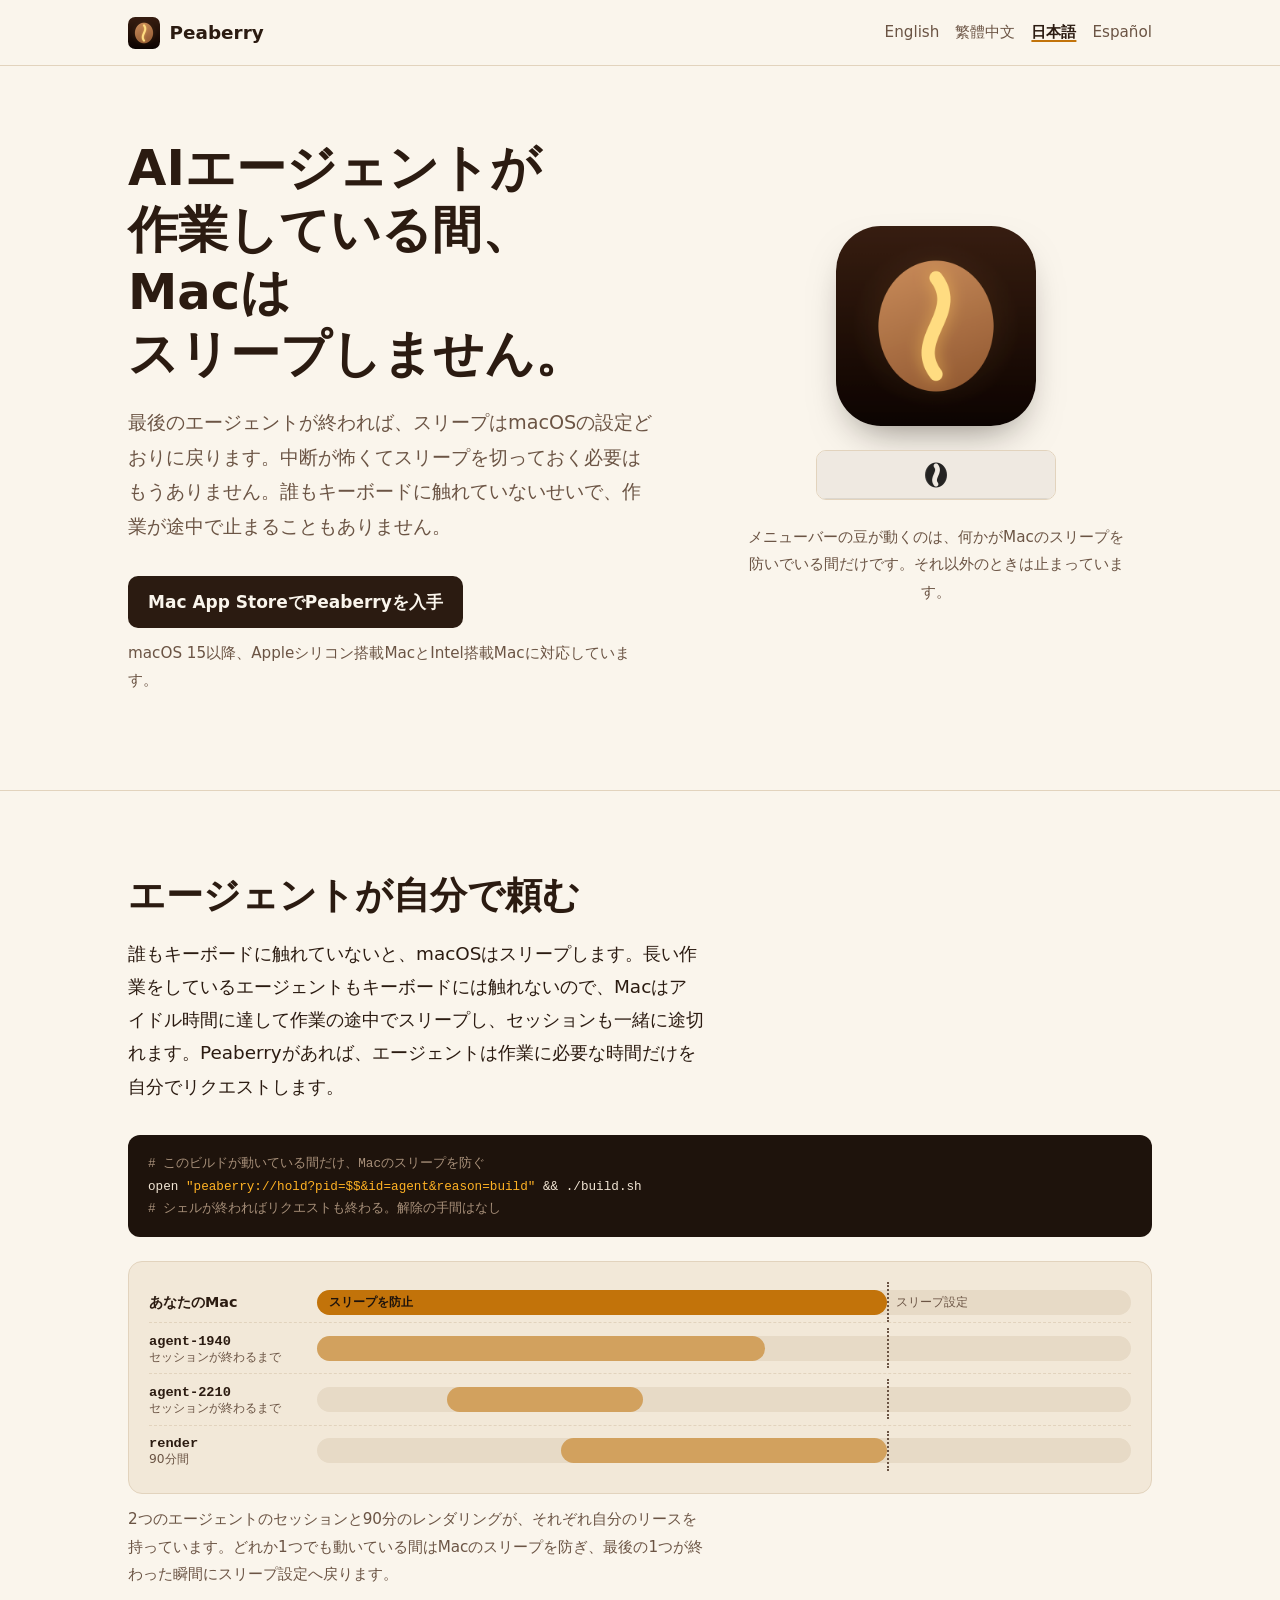
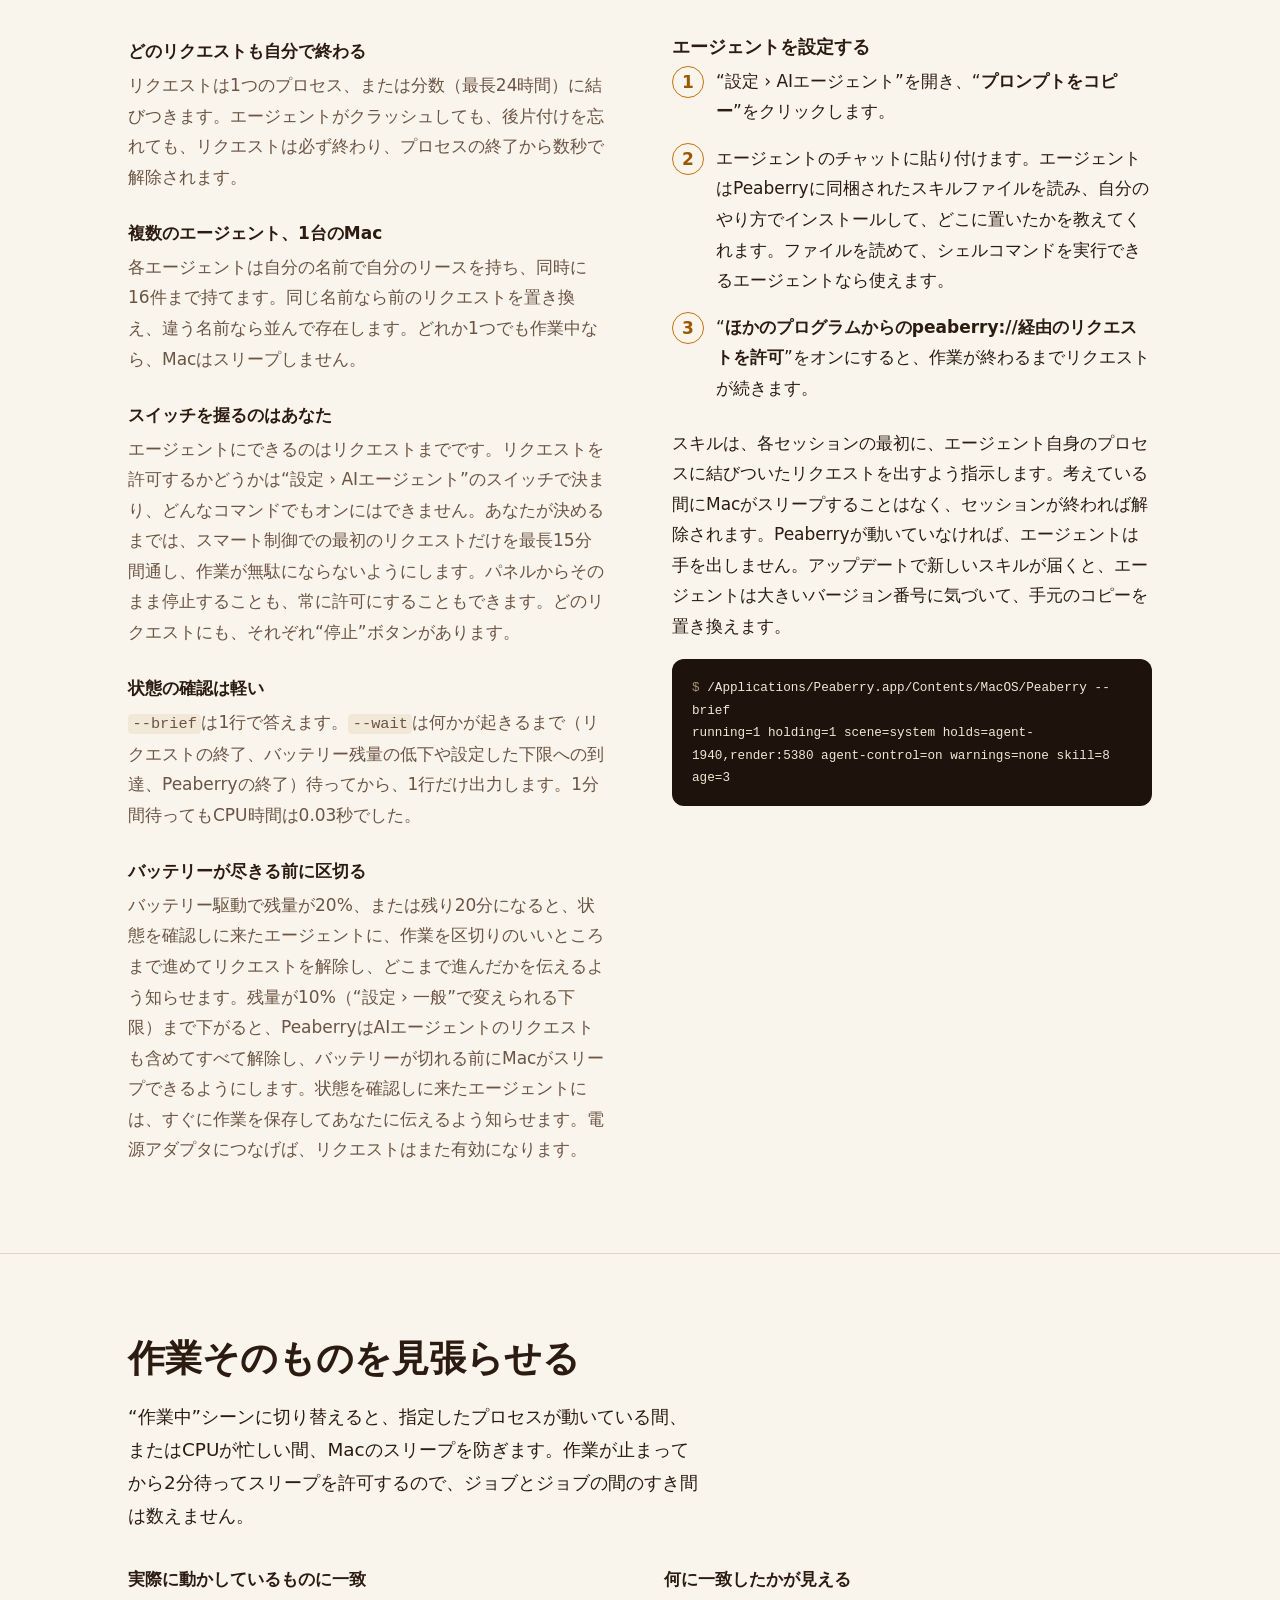
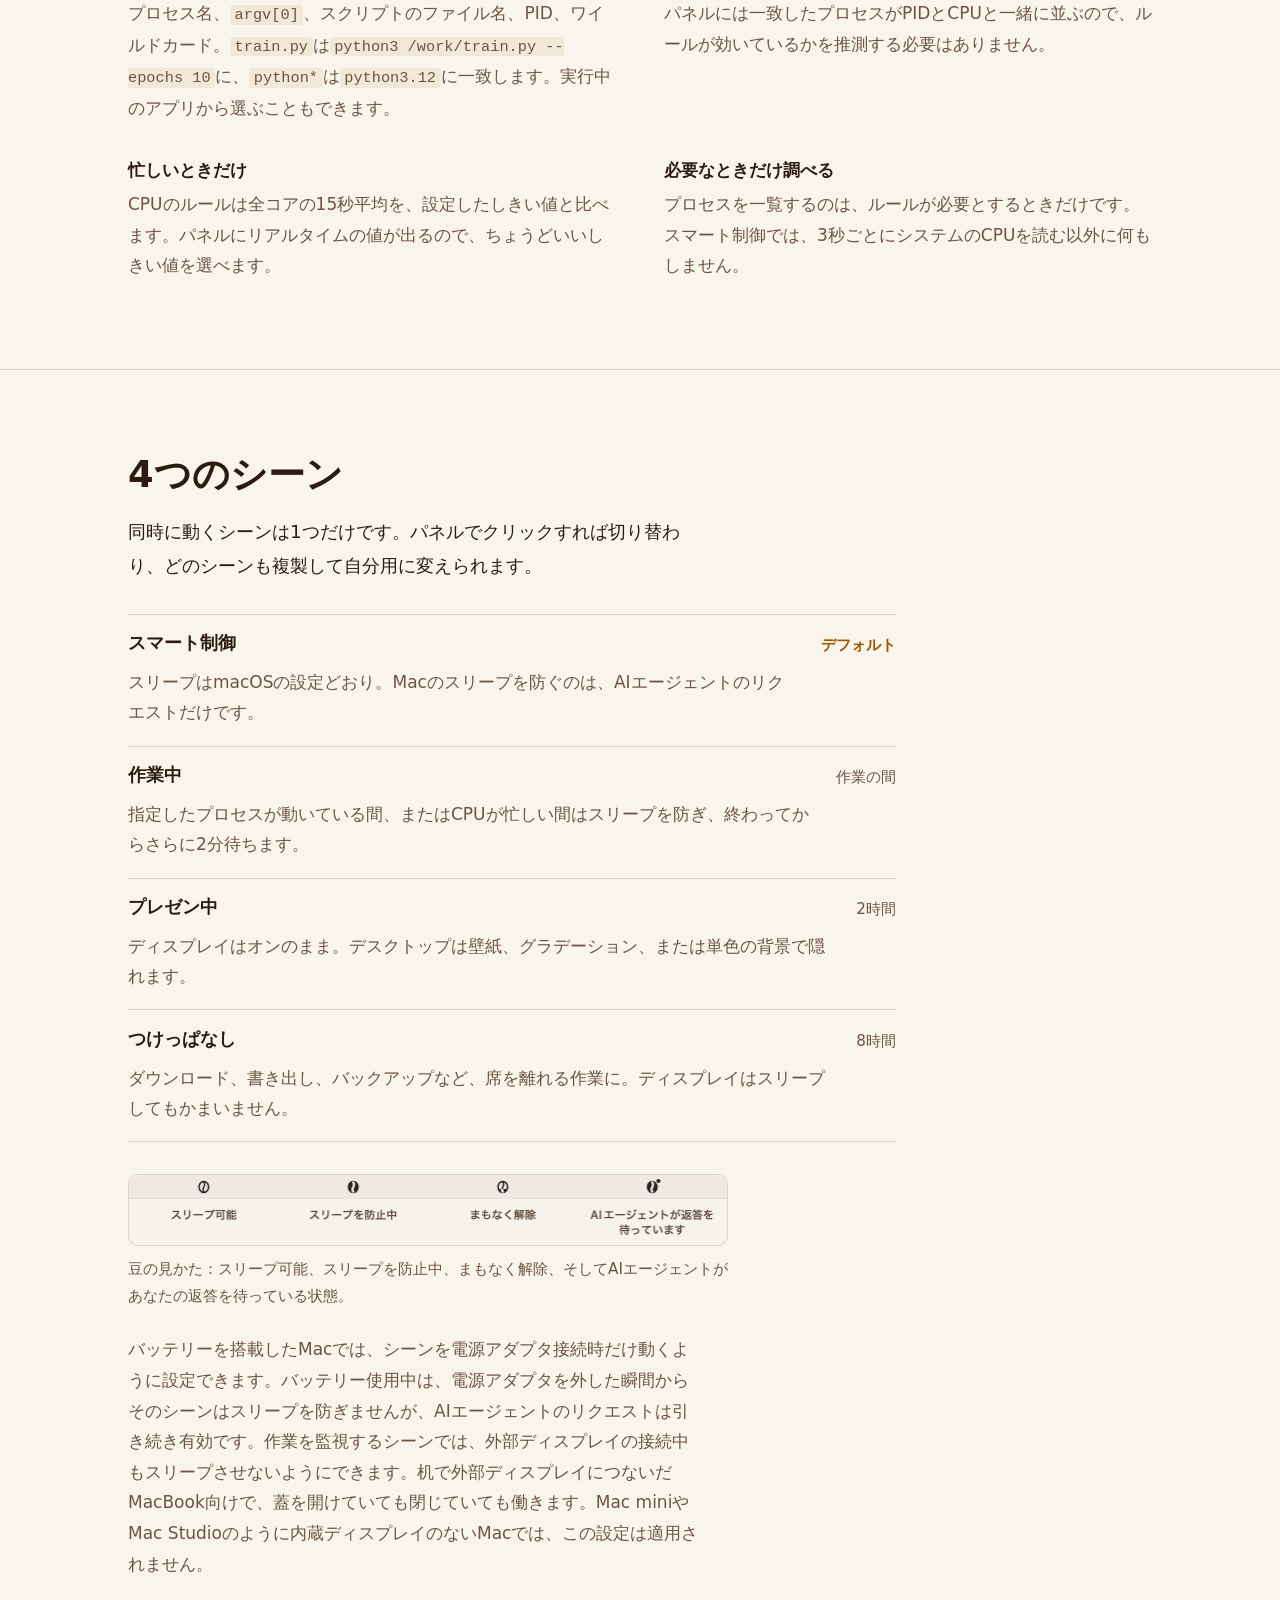
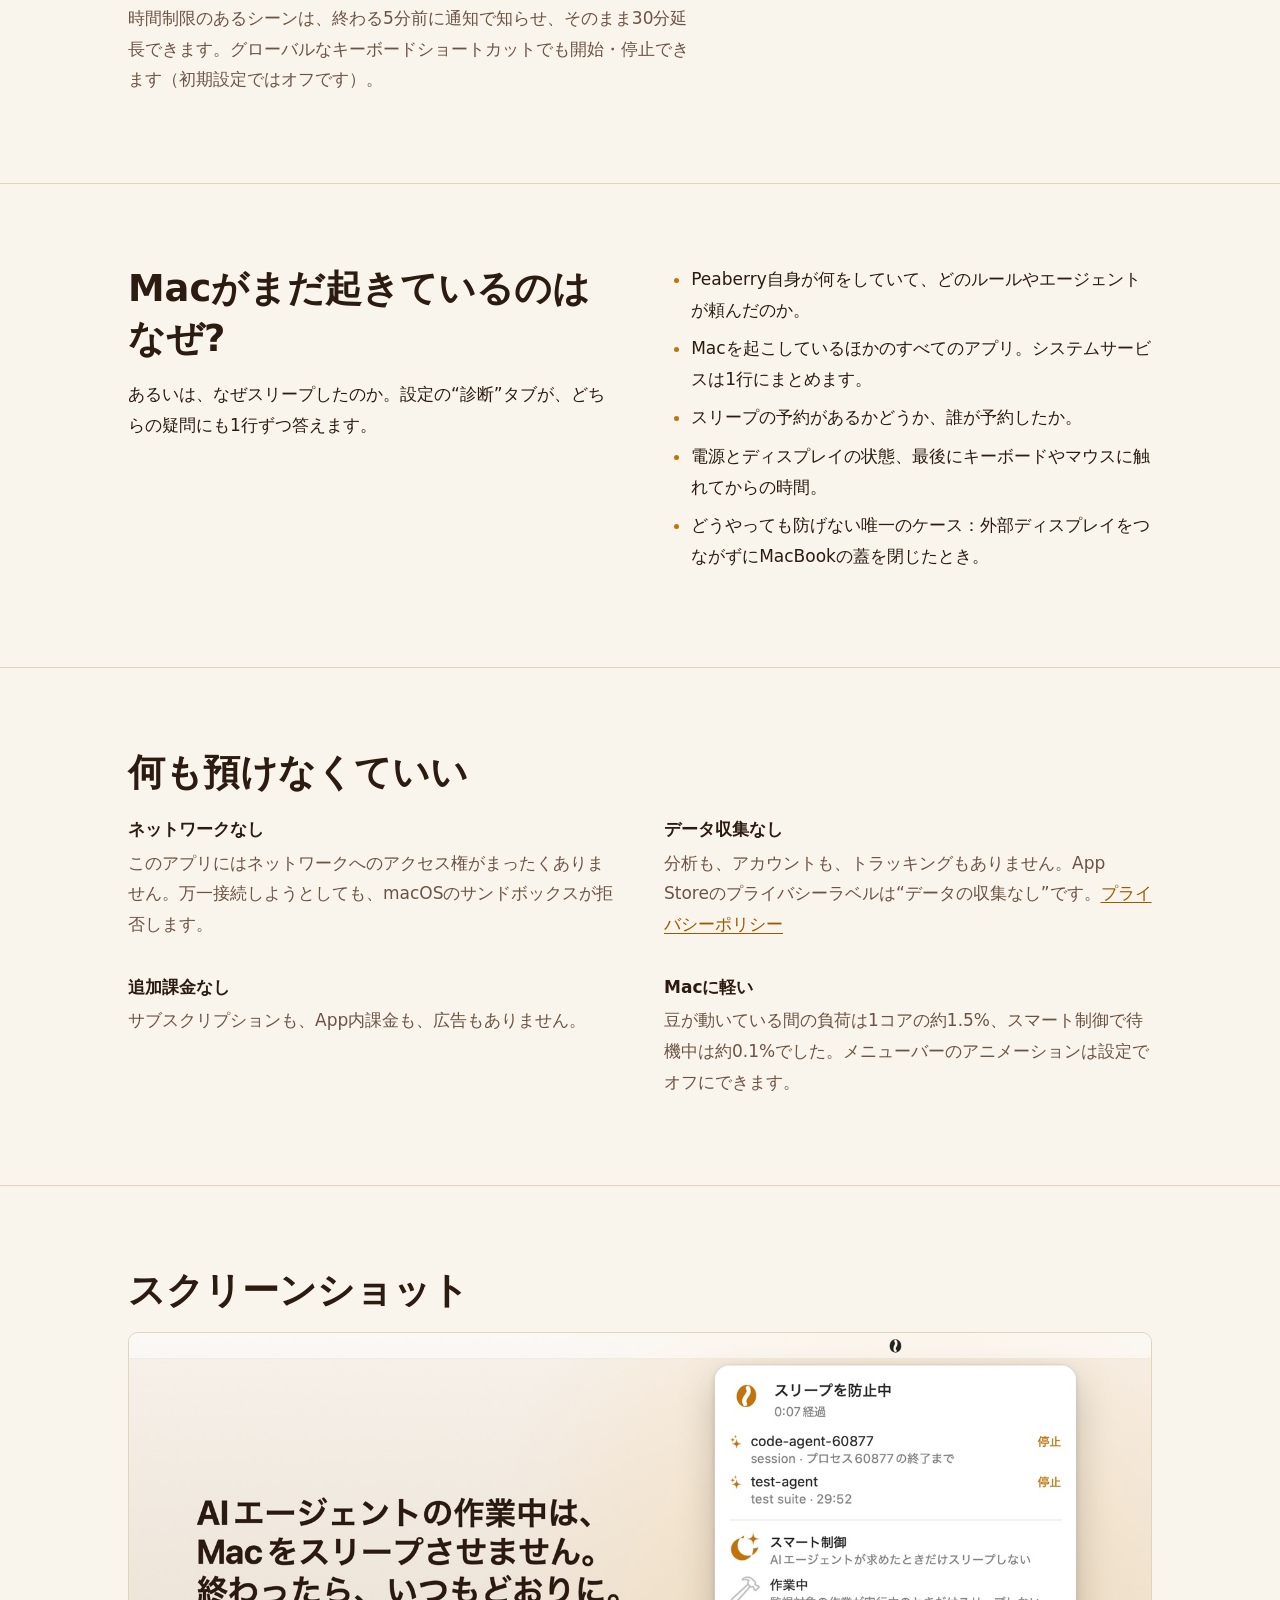
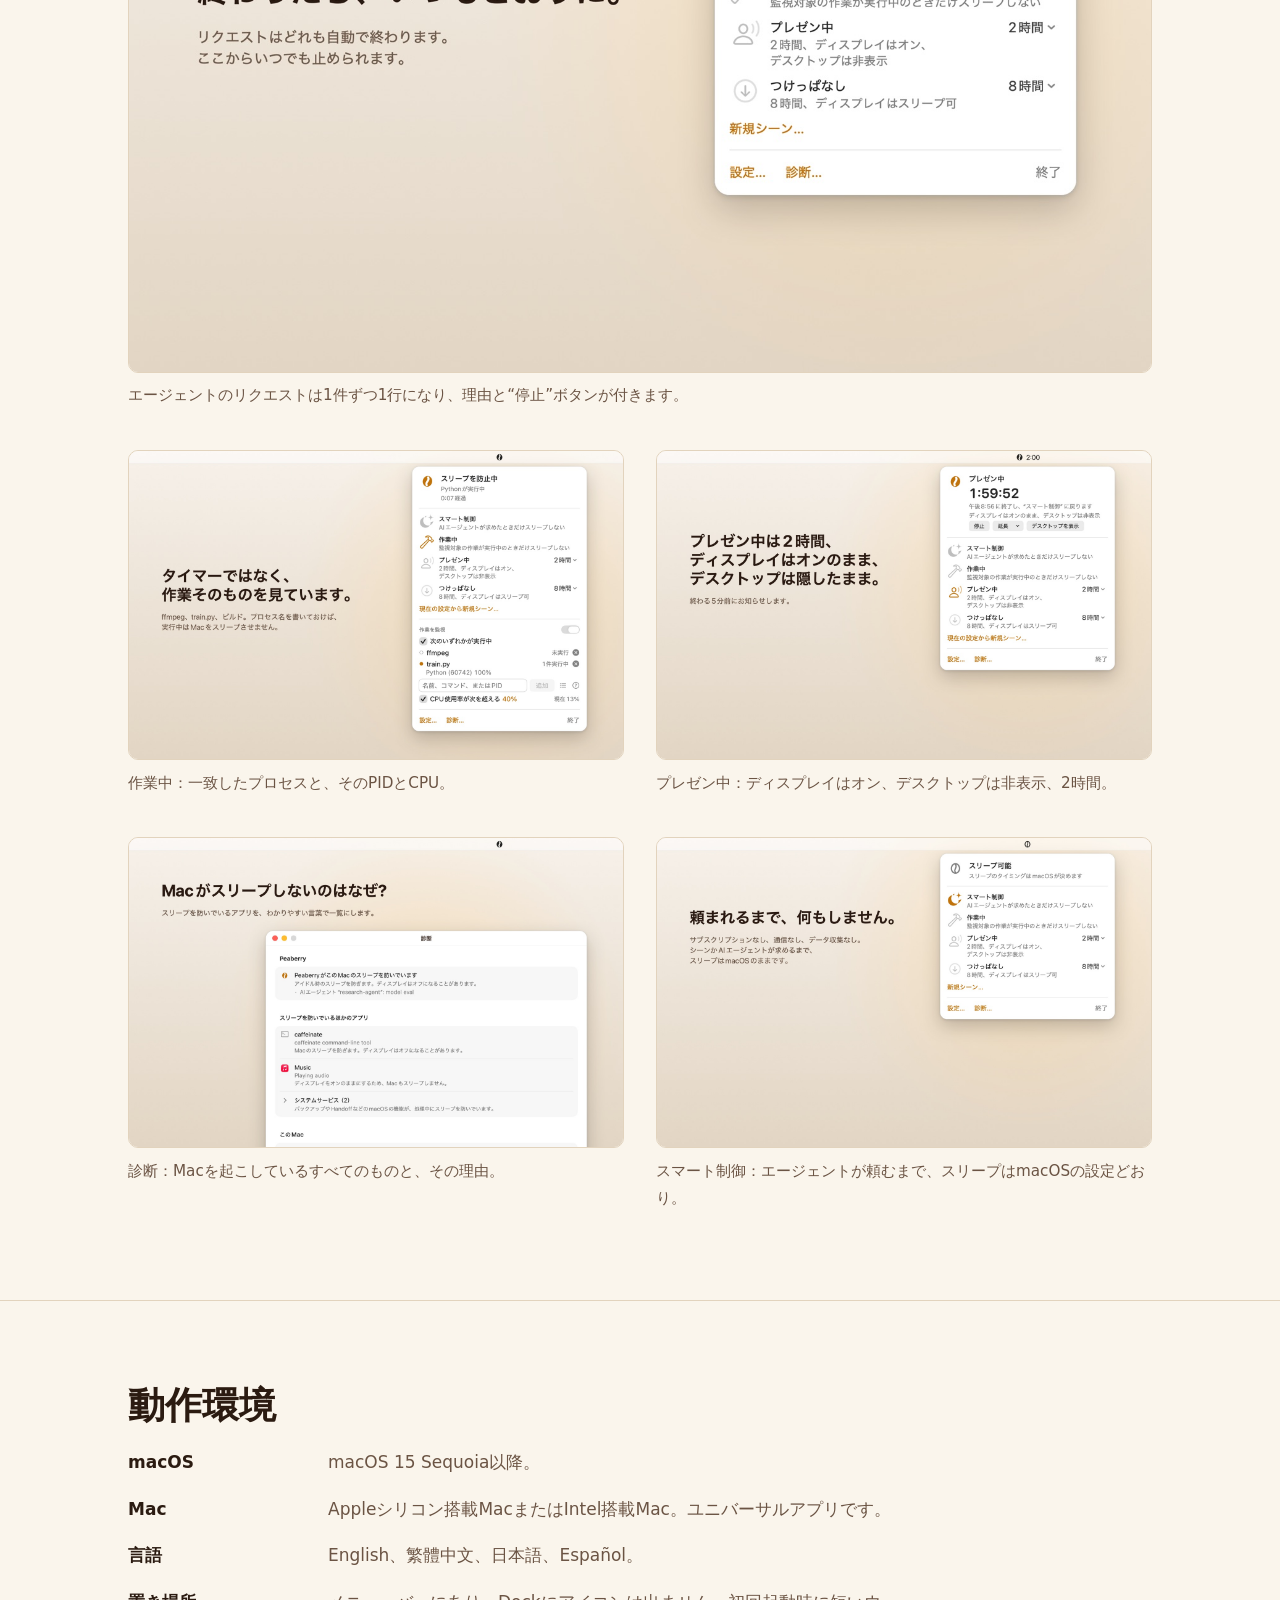
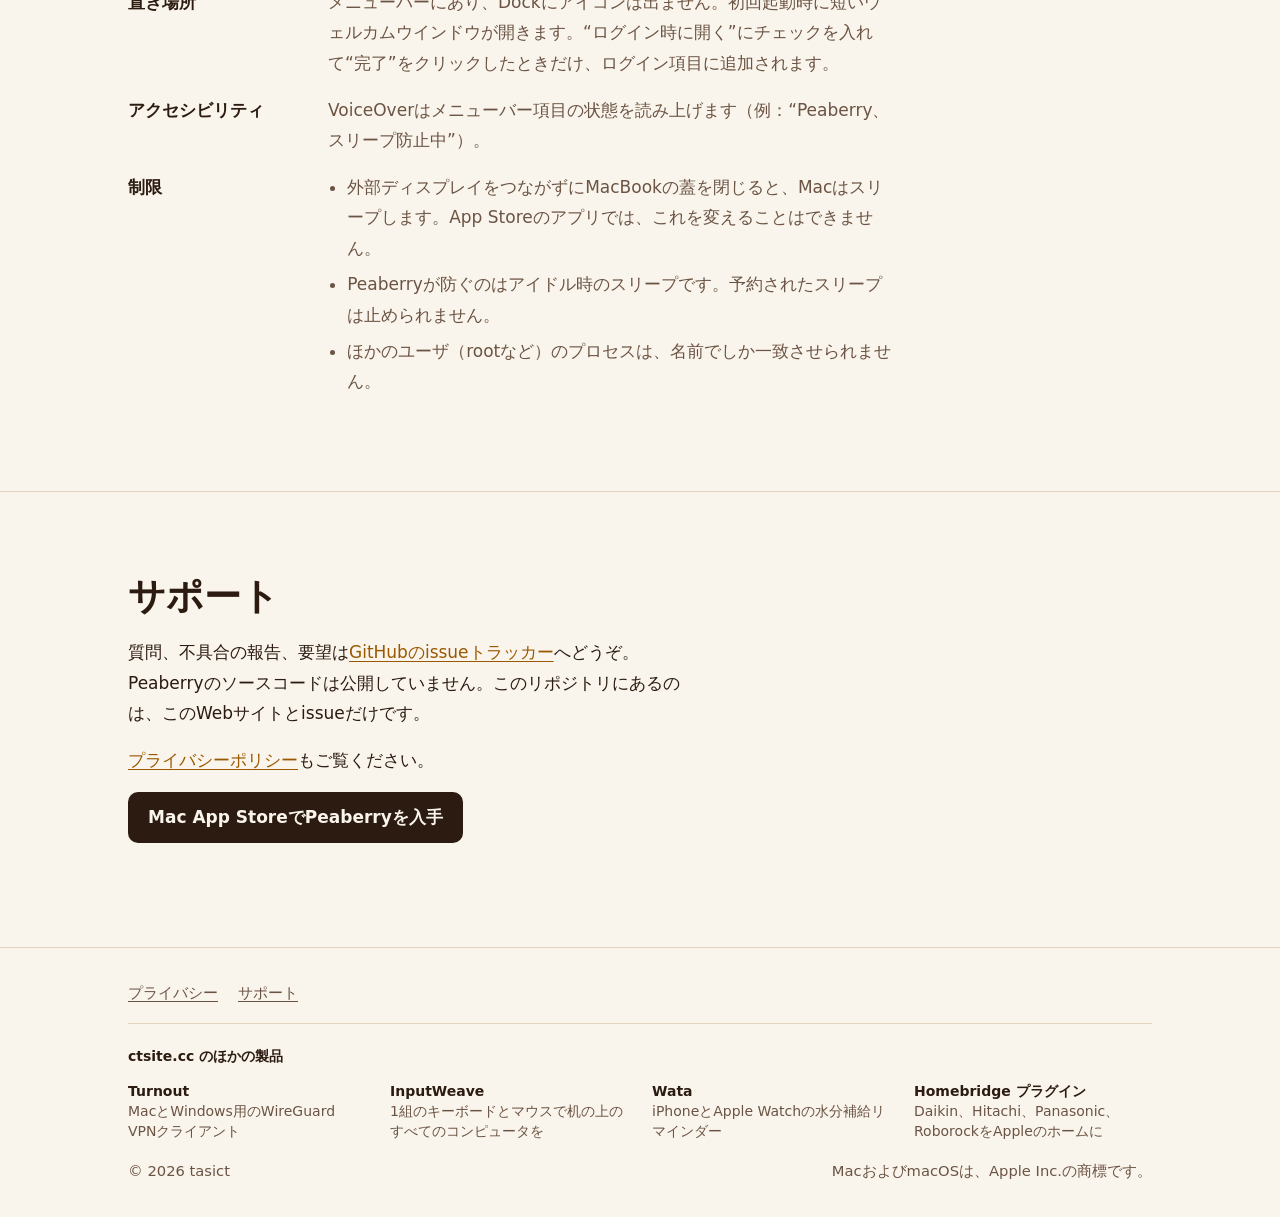
<file: ja/index.html>
<!doctype html>
<html lang="ja">
<head>
<meta charset="utf-8">
<meta name="viewport" content="width=device-width, initial-scale=1">
<meta http-equiv="Content-Security-Policy" content="default-src 'self'; img-src 'self' data:; style-src 'self' 'unsafe-inline'; font-src 'self'; object-src 'none'; base-uri 'self'; form-action 'self'; upgrade-insecure-requests">
<title>Peaberry：AIエージェントの作業中はMacをスリープさせない</title>
<meta name="description" content="Peaberryは、macOSのメニューバーに常駐するアプリです。AIエージェントが作業中に自分でスリープの防止をリクエストし、エージェントごとに独立したリースを持ちます。すべて終われば、スリープは元の設定に戻ります。">
<link rel="canonical" href="https://peaberry.ctsite.cc/ja/">
<link rel="alternate" hreflang="en" href="https://peaberry.ctsite.cc/">
<link rel="alternate" hreflang="zh-Hant" href="https://peaberry.ctsite.cc/zh-Hant/">
<link rel="alternate" hreflang="ja" href="https://peaberry.ctsite.cc/ja/">
<link rel="alternate" hreflang="es" href="https://peaberry.ctsite.cc/es/">
<link rel="alternate" hreflang="x-default" href="https://peaberry.ctsite.cc/">
<meta name="color-scheme" content="light dark">
<meta name="theme-color" content="#faf5ec" media="(prefers-color-scheme: light)">
<meta name="theme-color" content="#140c08" media="(prefers-color-scheme: dark)">
<link rel="icon" type="image/png" href="../assets/favicon.png">
<link rel="apple-touch-icon" href="../assets/apple-touch-icon.png">
<link rel="stylesheet" href="../assets/site.css">
<meta property="og:type" content="website">
<meta property="og:site_name" content="Peaberry">
<meta property="og:title" content="Peaberry：AIエージェントの作業中はMacをスリープさせない">
<meta property="og:description" content="AIエージェントが作業中に自分でスリープの防止をリクエストし、エージェントごとに独立したリースを持ちます。最後の1つが終われば、スリープはmacOSの設定どおりに戻ります。">
<meta property="og:url" content="https://peaberry.ctsite.cc/ja/">
<meta property="og:image" content="https://peaberry.ctsite.cc/assets/screenshots/ja/1-agents.jpg">
<meta property="og:image:width" content="1600">
<meta property="og:image:height" content="1000">
<meta property="og:image:alt" content="AIエージェントのリクエストを表示したPeaberryのメニューバーパネル">
<meta property="og:locale" content="ja_JP">
<meta property="og:locale:alternate" content="en_US">
<meta property="og:locale:alternate" content="zh_TW">
<meta property="og:locale:alternate" content="es_ES">
<meta name="twitter:card" content="summary_large_image">
<script type="application/ld+json">
{
  "@context": "https://schema.org",
  "@type": "SoftwareApplication",
  "name": "Peaberry",
  "description": "Peaberryは、macOSのメニューバーに常駐するアプリです。AIエージェントが作業中に自分でスリープの防止をリクエストし、エージェントごとに独立したリースを持ちます。すべて終われば、スリープは元の設定に戻ります。",
  "url": "https://peaberry.ctsite.cc/ja/",
  "image": "https://peaberry.ctsite.cc/assets/app-icon.png",
  "applicationCategory": "UtilitiesApplication",
  "operatingSystem": "macOS 15 or later",
  "inLanguage": "ja",
  "publisher": {
    "@type": "Organization",
    "name": "ctsite.cc",
    "url": "https://www.ctsite.cc/"
  }
}
</script>
</head>
<body>
<a class="skip" href="#main">本文へスキップ</a>

<header class="site-header">
  <div class="wrap">
    <a class="brand" href="./"><img src="../assets/favicon.png" width="32" height="32" alt="">Peaberry</a>
    <nav class="languages" aria-label="言語">
      <ul>
        <li><a href="../" hreflang="en" lang="en">English</a></li>
        <li><a href="../zh-Hant/" hreflang="zh-Hant" lang="zh-Hant">繁體中文</a></li>
        <li><a href="./" hreflang="ja" lang="ja" aria-current="page">日本語</a></li>
        <li><a href="../es/" hreflang="es" lang="es">Español</a></li>
      </ul>
    </nav>
  </div>
</header>

<main id="main">

<section class="hero" aria-labelledby="hero-title">
  <div class="wrap">
    <div>
      <h1 id="hero-title">AIエージェントが<wbr>作業している間、<wbr>Macは<wbr>スリープしません。</h1>
      <p class="lede">最後のエージェントが終われば、スリープはmacOSの設定どおりに戻ります。中断が怖くてスリープを切っておく必要はもうありません。誰もキーボードに触れていないせいで、作業が途中で止まることもありません。</p>
      <!-- store:soon -->
      <p class="store" hidden><span class="store-soon">Mac App Storeで近日公開</span></p>
      <!-- /store:soon -->
      <!-- store:live -->
      <p class="store"><a class="store-live" href="https://apps.apple.com/app/id6826190677">Mac App StoreでPeaberryを入手</a></p>
      <!-- /store:live -->
      <p class="fineprint">macOS 15以降、Appleシリコン搭載MacとIntel搭載Macに対応しています。</p>
    </div>
    <figure class="menubar">
      <img class="hero-icon" src="../assets/app-icon.png" width="200" height="200" alt="">
      <div class="menubar-strip">
        <picture>
          <source media="(prefers-reduced-motion: reduce) and (prefers-color-scheme: dark)" srcset="../assets/menubar-still-dark.png">
          <source media="(prefers-reduced-motion: reduce)" srcset="../assets/menubar-still-light.png">
          <source media="(prefers-color-scheme: dark)" srcset="../assets/menubar-awake-dark.gif">
          <img class="menubar-image" src="../assets/menubar-awake-light.gif" width="240" height="48" alt="メニューバーのPeaberryの豆。Macのスリープを防いでいる間、小さく揺れています">
        </picture>
      </div>
      <figcaption>メニューバーの豆が動くのは、何かがMacのスリープを防いでいる間だけです。それ以外のときは止まっています。</figcaption>
    </figure>
  </div>
</section>

<section id="agents" aria-labelledby="agents-title">
  <div class="wrap">
    <h2 id="agents-title">エージェントが自分で頼む</h2>
    <p class="intro">誰もキーボードに触れていないと、macOSはスリープします。長い作業をしているエージェントもキーボードには触れないので、Macはアイドル時間に達して作業の途中でスリープし、セッションも一緒に途切れます。Peaberryがあれば、エージェントは作業に必要な時間だけを自分でリクエストします。</p>

<pre><code><span class="c"># このビルドが動いている間だけ、Macのスリープを防ぐ</span>
open <span class="u">"peaberry://hold?pid=$$&amp;id=agent&amp;reason=build"</span> &amp;&amp; ./build.sh
<span class="c"># シェルが終わればリクエストも終わる。解除の手間はなし</span></code></pre>

    <figure class="leases">
      <div class="lease-chart" aria-hidden="true">
        <div class="lease-row mac">
          <div class="who">あなたのMac</div>
          <div class="track"><span class="bar" style="--from:0;--to:70">スリープを防止</span><span class="bar rest" style="--from:70;--to:100">スリープ設定</span></div>
        </div>
        <div class="lease-row lease">
          <div class="who"><code>agent-1940</code><span>セッションが終わるまで</span></div>
          <div class="track"><span class="bar" style="--from:0;--to:55"></span></div>
        </div>
        <div class="lease-row lease">
          <div class="who"><code>agent-2210</code><span>セッションが終わるまで</span></div>
          <div class="track"><span class="bar" style="--from:16;--to:40"></span></div>
        </div>
        <div class="lease-row lease">
          <div class="who"><code>render</code><span>90分間</span></div>
          <div class="track"><span class="bar" style="--from:30;--to:70"></span></div>
        </div>
      </div>
      <figcaption>2つのエージェントのセッションと90分のレンダリングが、それぞれ自分のリースを持っています。どれか1つでも動いている間はMacのスリープを防ぎ、最後の1つが終わった瞬間にスリープ設定へ戻ります。</figcaption>
    </figure>

    <div class="split">
      <dl class="facts">
        <div>
          <dt>どのリクエストも自分で終わる</dt>
          <dd>リクエストは1つのプロセス、または分数（最長24時間）に結びつきます。エージェントがクラッシュしても、後片付けを忘れても、リクエストは必ず終わり、プロセスの終了から数秒で解除されます。</dd>
        </div>
        <div>
          <dt>複数のエージェント、1台のMac</dt>
          <dd>各エージェントは自分の名前で自分のリースを持ち、同時に16件まで持てます。同じ名前なら前のリクエストを置き換え、違う名前なら並んで存在します。どれか1つでも作業中なら、Macはスリープしません。</dd>
        </div>
        <div>
          <dt>スイッチを握るのはあなた</dt>
          <dd>エージェントにできるのはリクエストまでです。リクエストを許可するかどうかは“設定 › AIエージェント”のスイッチで決まり、どんなコマンドでもオンにはできません。あなたが決めるまでは、スマート制御での最初のリクエストだけを最長15分間通し、作業が無駄にならないようにします。パネルからそのまま停止することも、常に許可にすることもできます。どのリクエストにも、それぞれ“停止”ボタンがあります。</dd>
        </div>
        <div>
          <dt>状態の確認は軽い</dt>
          <dd><code>--brief</code>は1行で答えます。<code>--wait</code>は何かが起きるまで（リクエストの終了、バッテリー残量の低下や設定した下限への到達、Peaberryの終了）待ってから、1行だけ出力します。1分間待ってもCPU時間は0.03秒でした。</dd>
        </div>
        <div>
          <dt>バッテリーが尽きる前に区切る</dt>
          <dd>バッテリー駆動で残量が20%、または残り20分になると、状態を確認しに来たエージェントに、作業を区切りのいいところまで進めてリクエストを解除し、どこまで進んだかを伝えるよう知らせます。残量が10%（“設定 › 一般”で変えられる下限）まで下がると、PeaberryはAIエージェントのリクエストも含めてすべて解除し、バッテリーが切れる前にMacがスリープできるようにします。状態を確認しに来たエージェントには、すぐに作業を保存してあなたに伝えるよう知らせます。電源アダプタにつなげば、リクエストはまた有効になります。</dd>
        </div>
      </dl>

      <div>
        <h3>エージェントを設定する</h3>
        <ol class="steps">
          <li><div>“設定 › AIエージェント”を開き、“<strong>プロンプトをコピー</strong>”をクリックします。</div></li>
          <li><div>エージェントのチャットに貼り付けます。エージェントはPeaberryに同梱されたスキルファイルを読み、自分のやり方でインストールして、どこに置いたかを教えてくれます。ファイルを読めて、シェルコマンドを実行できるエージェントなら使えます。</div></li>
          <li><div>“<strong>ほかのプログラムからのpeaberry://経由のリクエストを許可</strong>”をオンにすると、作業が終わるまでリクエストが続きます。</div></li>
        </ol>
        <p>スキルは、各セッションの最初に、エージェント自身のプロセスに結びついたリクエストを出すよう指示します。考えている間にMacがスリープすることはなく、セッションが終われば解除されます。Peaberryが動いていなければ、エージェントは手を出しません。アップデートで新しいスキルが届くと、エージェントは大きいバージョン番号に気づいて、手元のコピーを置き換えます。</p>
<pre class="output"><code><span class="p">$ </span>/Applications/Peaberry.app/Contents/MacOS/Peaberry --brief
running=1 holding=1 scene=system holds=agent-1940,render:5380 agent-control=on warnings=none skill=8 age=3</code></pre>
      </div>
    </div>
  </div>
</section>

<section id="work" aria-labelledby="work-title">
  <div class="wrap">
    <h2 id="work-title">作業そのものを見張らせる</h2>
    <p class="intro">“作業中”シーンに切り替えると、指定したプロセスが動いている間、またはCPUが忙しい間、Macのスリープを防ぎます。作業が止まってから2分待ってスリープを許可するので、ジョブとジョブの間のすき間は数えません。</p>
    <dl class="facts two">
      <div>
        <dt>実際に動かしているものに一致</dt>
        <dd>プロセス名、<code>argv[0]</code>、スクリプトのファイル名、PID、ワイルドカード。<code>train.py</code>は<code>python3 /work/train.py --epochs 10</code>に、<code>python*</code>は<code>python3.12</code>に一致します。実行中のアプリから選ぶこともできます。</dd>
      </div>
      <div>
        <dt>何に一致したかが見える</dt>
        <dd>パネルには一致したプロセスがPIDとCPUと一緒に並ぶので、ルールが効いているかを推測する必要はありません。</dd>
      </div>
      <div>
        <dt>忙しいときだけ</dt>
        <dd>CPUのルールは全コアの15秒平均を、設定したしきい値と比べます。パネルにリアルタイムの値が出るので、ちょうどいいしきい値を選べます。</dd>
      </div>
      <div>
        <dt>必要なときだけ調べる</dt>
        <dd>プロセスを一覧するのは、ルールが必要とするときだけです。スマート制御では、3秒ごとにシステムのCPUを読む以外に何もしません。</dd>
      </div>
    </dl>
  </div>
</section>

<section id="scenes" aria-labelledby="scenes-title">
  <div class="wrap">
    <h2 id="scenes-title">4つのシーン</h2>
    <p class="intro">同時に動くシーンは1つだけです。パネルでクリックすれば切り替わり、どのシーンも複製して自分用に変えられます。</p>
    <ul class="scenes">
      <li class="default">
        <h3>スマート制御</h3>
        <span class="length">デフォルト</span>
        <p>スリープはmacOSの設定どおり。Macのスリープを防ぐのは、AIエージェントのリクエストだけです。</p>
      </li>
      <li>
        <h3>作業中</h3>
        <span class="length">作業の間</span>
        <p>指定したプロセスが動いている間、またはCPUが忙しい間はスリープを防ぎ、終わってからさらに2分待ちます。</p>
      </li>
      <li>
        <h3>プレゼン中</h3>
        <span class="length">2時間</span>
        <p>ディスプレイはオンのまま。デスクトップは壁紙、グラデーション、または単色の背景で隠れます。</p>
      </li>
      <li>
        <h3>つけっぱなし</h3>
        <span class="length">8時間</span>
        <p>ダウンロード、書き出し、バックアップなど、席を離れる作業に。ディスプレイはスリープしてもかまいません。</p>
      </li>
    </ul>
    <figure class="states">
      <picture>
        <source media="(prefers-color-scheme: dark)" srcset="../assets/menubar-states-ja-dark.png">
        <img src="../assets/menubar-states-ja-light.png" width="600" height="70" loading="lazy" decoding="async" alt="メニューバーの豆の4つの状態：スリープ可能、スリープを防止中、まもなく解除、AIエージェントが返答を待っています">
      </picture>
      <figcaption>豆の見かた：スリープ可能、スリープを防止中、まもなく解除、そしてAIエージェントがあなたの返答を待っている状態。</figcaption>
    </figure>
    <p class="after-list">バッテリーを搭載したMacでは、シーンを電源アダプタ接続時だけ動くように設定できます。バッテリー使用中は、電源アダプタを外した瞬間からそのシーンはスリープを防ぎませんが、AIエージェントのリクエストは引き続き有効です。作業を監視するシーンでは、外部ディスプレイの接続中もスリープさせないようにできます。机で外部ディスプレイにつないだMacBook向けで、蓋を開けていても閉じていても働きます。Mac miniやMac Studioのように内蔵ディスプレイのないMacでは、この設定は適用されません。</p>
    <p class="after-list">時間制限のあるシーンは、終わる5分前に通知で知らせ、そのまま30分延長できます。グローバルなキーボードショートカットでも開始・停止できます（初期設定ではオフです）。</p>
  </div>
</section>

<section id="diagnostics" aria-labelledby="diagnostics-title">
  <div class="wrap split">
    <div class="prose">
      <h2 id="diagnostics-title">Macがまだ起きているのはなぜ?</h2>
      <p>あるいは、なぜスリープしたのか。設定の“診断”タブが、どちらの疑問にも1行ずつ答えます。</p>
    </div>
    <ul class="answers">
      <li>Peaberry自身が何をしていて、どのルールやエージェントが頼んだのか。</li>
      <li>Macを起こしているほかのすべてのアプリ。システムサービスは1行にまとめます。</li>
      <li>スリープの予約があるかどうか、誰が予約したか。</li>
      <li>電源とディスプレイの状態、最後にキーボードやマウスに触れてからの時間。</li>
      <li>どうやっても防げない唯一のケース：外部ディスプレイをつながずにMacBookの蓋を閉じたとき。</li>
    </ul>
  </div>
</section>

<section id="privacy" aria-labelledby="privacy-title">
  <div class="wrap">
    <h2 id="privacy-title">何も預けなくていい</h2>
    <dl class="facts two">
      <div>
        <dt>ネットワークなし</dt>
        <dd>このアプリにはネットワークへのアクセス権がまったくありません。万一接続しようとしても、macOSのサンドボックスが拒否します。</dd>
      </div>
      <div>
        <dt>データ収集なし</dt>
        <dd>分析も、アカウントも、トラッキングもありません。App Storeのプライバシーラベルは“データの収集なし”です。<a href="privacy">プライバシーポリシー</a></dd>
      </div>
      <div>
        <dt>追加課金なし</dt>
        <dd>サブスクリプションも、App内課金も、広告もありません。</dd>
      </div>
      <div>
        <dt>Macに軽い</dt>
        <dd>豆が動いている間の負荷は1コアの約1.5%、スマート制御で待機中は約0.1%でした。メニューバーのアニメーションは設定でオフにできます。</dd>
      </div>
    </dl>
  </div>
</section>

<section id="screenshots" aria-labelledby="screenshots-title">
  <div class="wrap">
    <h2 id="screenshots-title">スクリーンショット</h2>
    <ul class="gallery">
      <li><figure>
        <picture>
          <source media="(prefers-color-scheme: dark)" srcset="../assets/screenshots/dark/ja/1-agents.jpg">
          <img src="../assets/screenshots/ja/1-agents.jpg" width="1600" height="1000" loading="lazy" decoding="async" alt="AIエージェントのリクエストを表示したPeaberryのパネル">
        </picture>
        <figcaption>エージェントのリクエストは1件ずつ1行になり、理由と“停止”ボタンが付きます。</figcaption>
      </figure></li>
      <li><figure>
        <picture>
          <source media="(prefers-color-scheme: dark)" srcset="../assets/screenshots/dark/ja/2-working.jpg">
          <img src="../assets/screenshots/ja/2-working.jpg" width="1600" height="1000" loading="lazy" decoding="async" alt="“作業中”シーンと、一致したプロセス">
        </picture>
        <figcaption>作業中：一致したプロセスと、そのPIDとCPU。</figcaption>
      </figure></li>
      <li><figure>
        <picture>
          <source media="(prefers-color-scheme: dark)" srcset="../assets/screenshots/dark/ja/3-presenting.jpg">
          <img src="../assets/screenshots/ja/3-presenting.jpg" width="1600" height="1000" loading="lazy" decoding="async" alt="“プレゼン中”シーンのPeaberry">
        </picture>
        <figcaption>プレゼン中：ディスプレイはオン、デスクトップは非表示、2時間。</figcaption>
      </figure></li>
      <li><figure>
        <picture>
          <source media="(prefers-color-scheme: dark)" srcset="../assets/screenshots/dark/ja/4-diagnostics.jpg">
          <img src="../assets/screenshots/ja/4-diagnostics.jpg" width="1600" height="1000" loading="lazy" decoding="async" alt="Peaberryの設定の“診断”タブ">
        </picture>
        <figcaption>診断：Macを起こしているすべてのものと、その理由。</figcaption>
      </figure></li>
      <li><figure>
        <picture>
          <source media="(prefers-color-scheme: dark)" srcset="../assets/screenshots/dark/ja/5-smart-control.jpg">
          <img src="../assets/screenshots/ja/5-smart-control.jpg" width="1600" height="1000" loading="lazy" decoding="async" alt="Peaberryの最初のシーン“スマート制御”">
        </picture>
        <figcaption>スマート制御：エージェントが頼むまで、スリープはmacOSの設定どおり。</figcaption>
      </figure></li>
    </ul>
  </div>
</section>

<section id="requirements" aria-labelledby="requirements-title">
  <div class="wrap">
    <h2 id="requirements-title">動作環境</h2>
    <dl class="specs">
      <div><dt>macOS</dt><dd>macOS 15 Sequoia以降。</dd></div>
      <div><dt>Mac</dt><dd>Appleシリコン搭載MacまたはIntel搭載Mac。ユニバーサルアプリです。</dd></div>
      <div><dt>言語</dt><dd>English、繁體中文、日本語、Español。</dd></div>
      <div><dt>置き場所</dt><dd>メニューバーにあり、Dockにアイコンは出ません。初回起動時に短いウェルカムウインドウが開きます。“ログイン時に開く”にチェックを入れて“完了”をクリックしたときだけ、ログイン項目に追加されます。</dd></div>
      <div><dt>アクセシビリティ</dt><dd>VoiceOverはメニューバー項目の状態を読み上げます（例：“Peaberry、スリープ防止中”）。</dd></div>
      <div><dt>制限</dt><dd>
        <ul class="limits">
          <li>外部ディスプレイをつながずにMacBookの蓋を閉じると、Macはスリープします。App Storeのアプリでは、これを変えることはできません。</li>
          <li>Peaberryが防ぐのはアイドル時のスリープです。予約されたスリープは止められません。</li>
          <li>ほかのユーザ（rootなど）のプロセスは、名前でしか一致させられません。</li>
        </ul>
      </dd></div>
    </dl>
  </div>
</section>

<section id="support" aria-labelledby="support-title">
  <div class="wrap">
   <div class="prose">
    <h2 id="support-title">サポート</h2>
    <p>質問、不具合の報告、要望は<a href="https://github.com/tasict/Peaberry/issues">GitHubのissueトラッカー</a>へどうぞ。Peaberryのソースコードは公開していません。このリポジトリにあるのは、このWebサイトとissueだけです。</p>
    <p><a href="privacy">プライバシーポリシー</a>もご覧ください。</p>
    <!-- store:soon -->
    <p class="store" hidden><span class="store-soon">Mac App Storeで近日公開</span></p>
    <!-- /store:soon -->
    <!-- store:live -->
    <p class="store"><a class="store-live" href="https://apps.apple.com/app/id6826190677">Mac App StoreでPeaberryを入手</a></p>
    <!-- /store:live -->
   </div>
  </div>
</section>

</main>

<footer class="site-footer">
  <div class="wrap">
    <p class="footer-links"><a href="privacy">プライバシー</a> <a href="https://github.com/tasict/Peaberry/issues">サポート</a></p>
    <nav class="family" aria-label="ctsite.cc のほかの製品">
      <p class="family-title"><a href="https://www.ctsite.cc/" hreflang="en">ctsite.cc のほかの製品</a></p>
      <ul>
        <li><a href="https://turnout.ctsite.cc/ja/"><strong>Turnout</strong> MacとWindows用のWireGuard VPNクライアント</a></li>
        <li><a href="https://inputweave.ctsite.cc/" hreflang="en"><strong>InputWeave</strong> 1組のキーボードとマウスで机の上のすべてのコンピュータを</a></li>
        <li><a href="https://wata.ctsite.cc/ja/"><strong>Wata</strong> iPhoneとApple Watchの水分補給リマインダー</a></li>
        <li><a href="https://www.ctsite.cc/#smart-home" hreflang="en"><strong>Homebridge プラグイン</strong> Daikin、Hitachi、Panasonic、RoborockをAppleのホームに</a></li>
      </ul>
    </nav>
    <p>© 2026 tasict</p>
    <p>MacおよびmacOSは、Apple Inc.の商標です。</p>
  </div>
</footer>
</body>
</html>
</file>
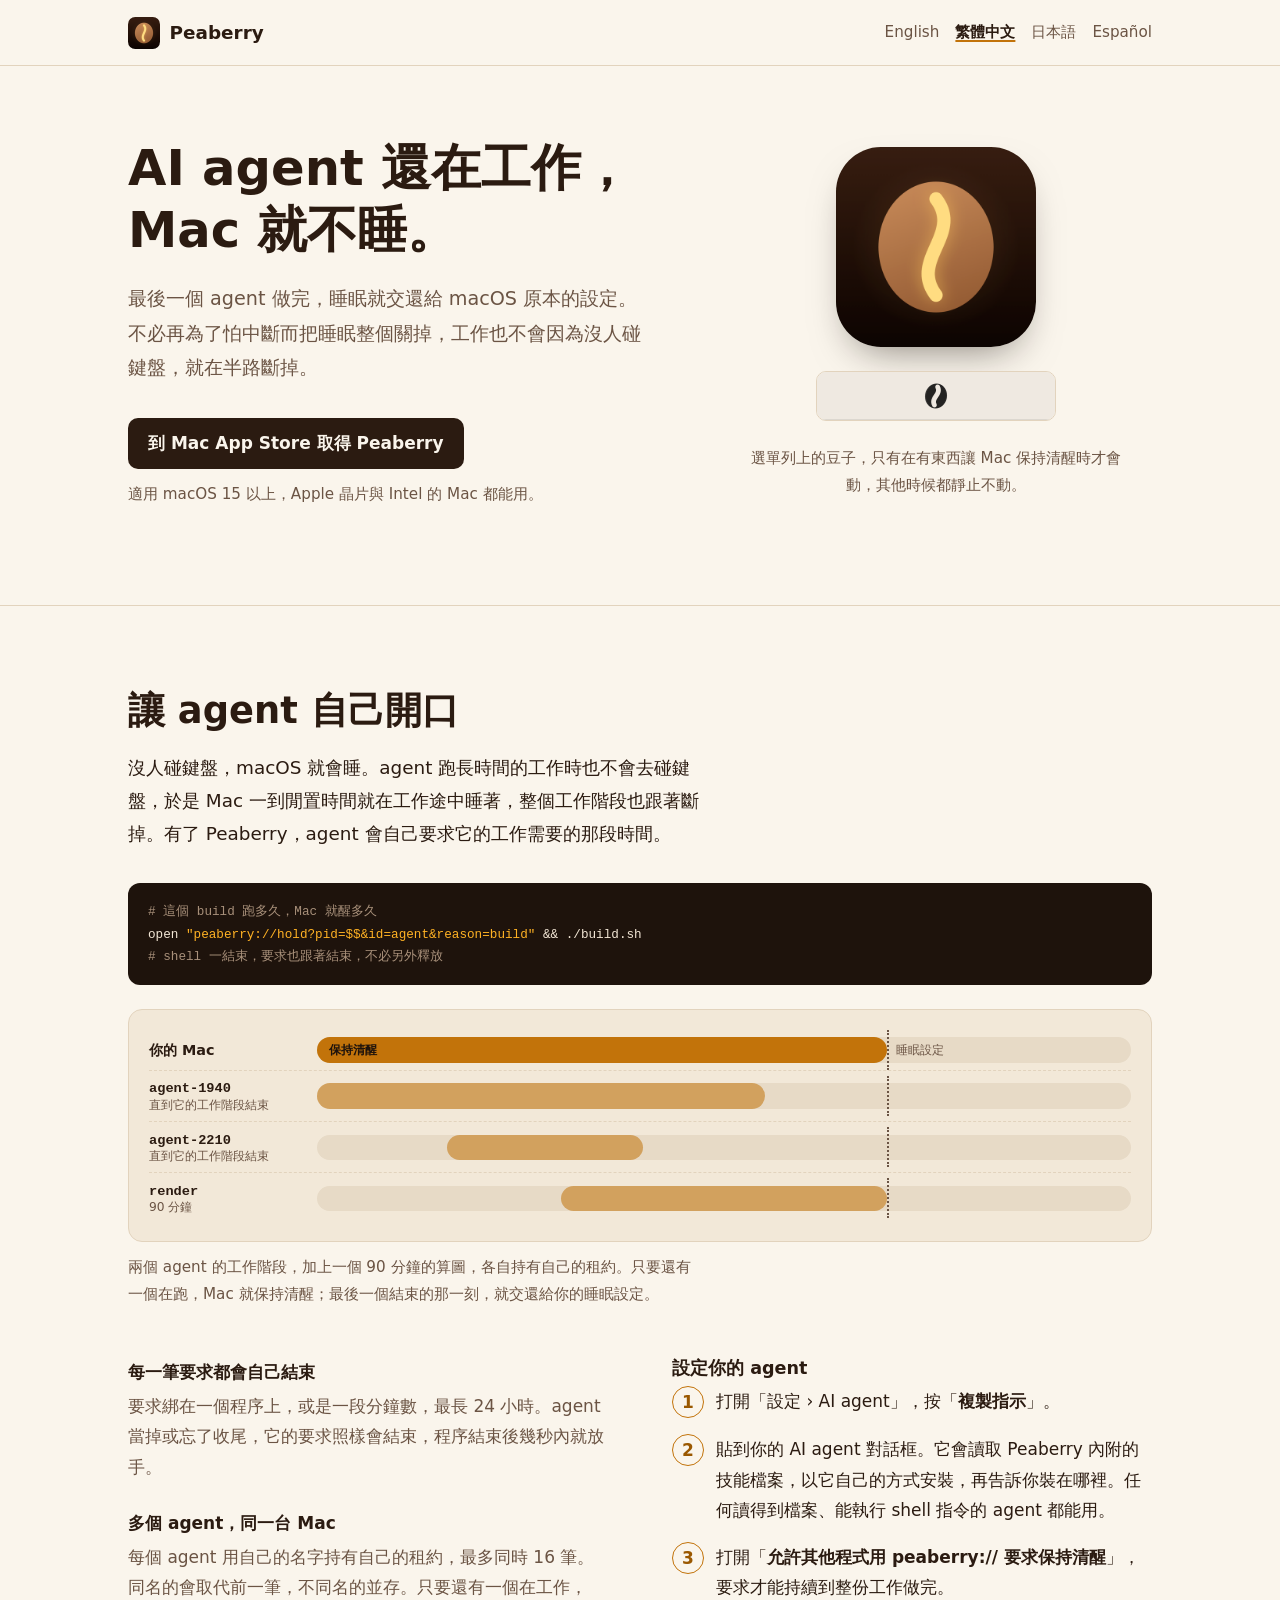
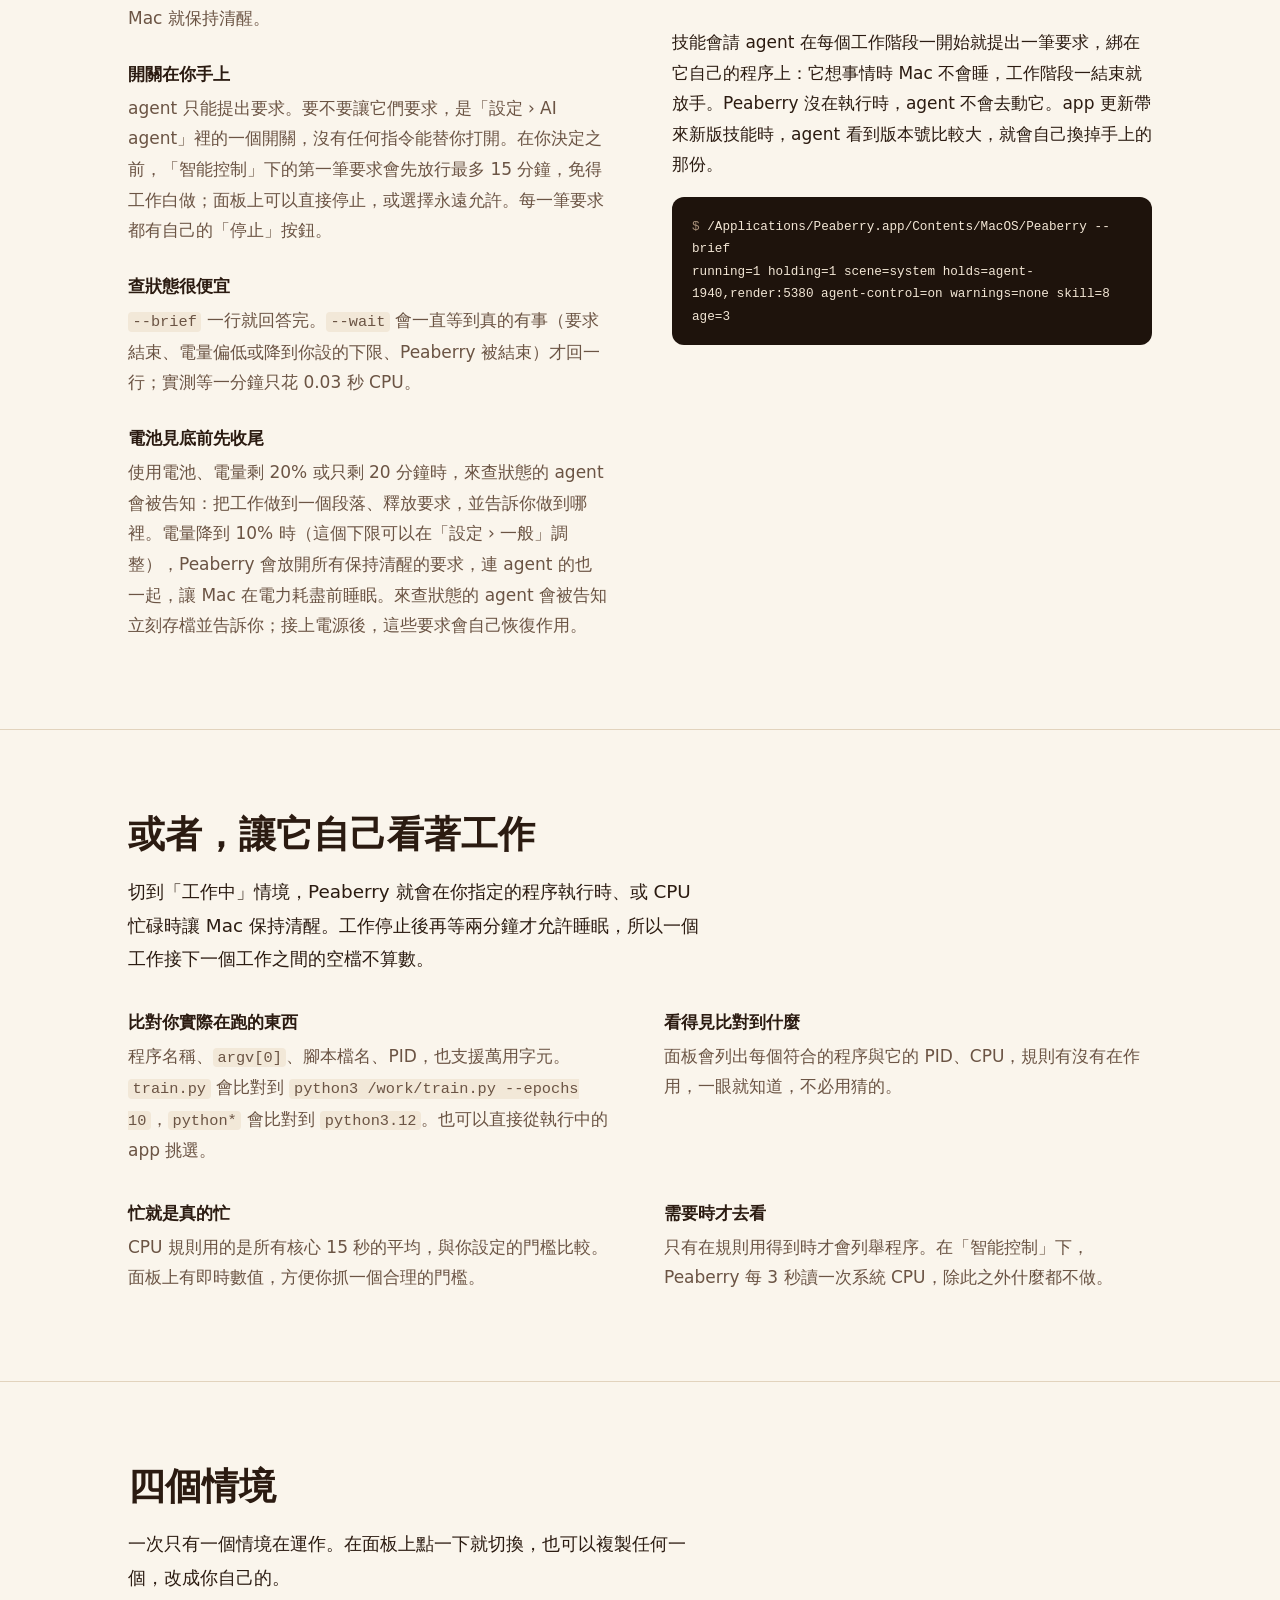
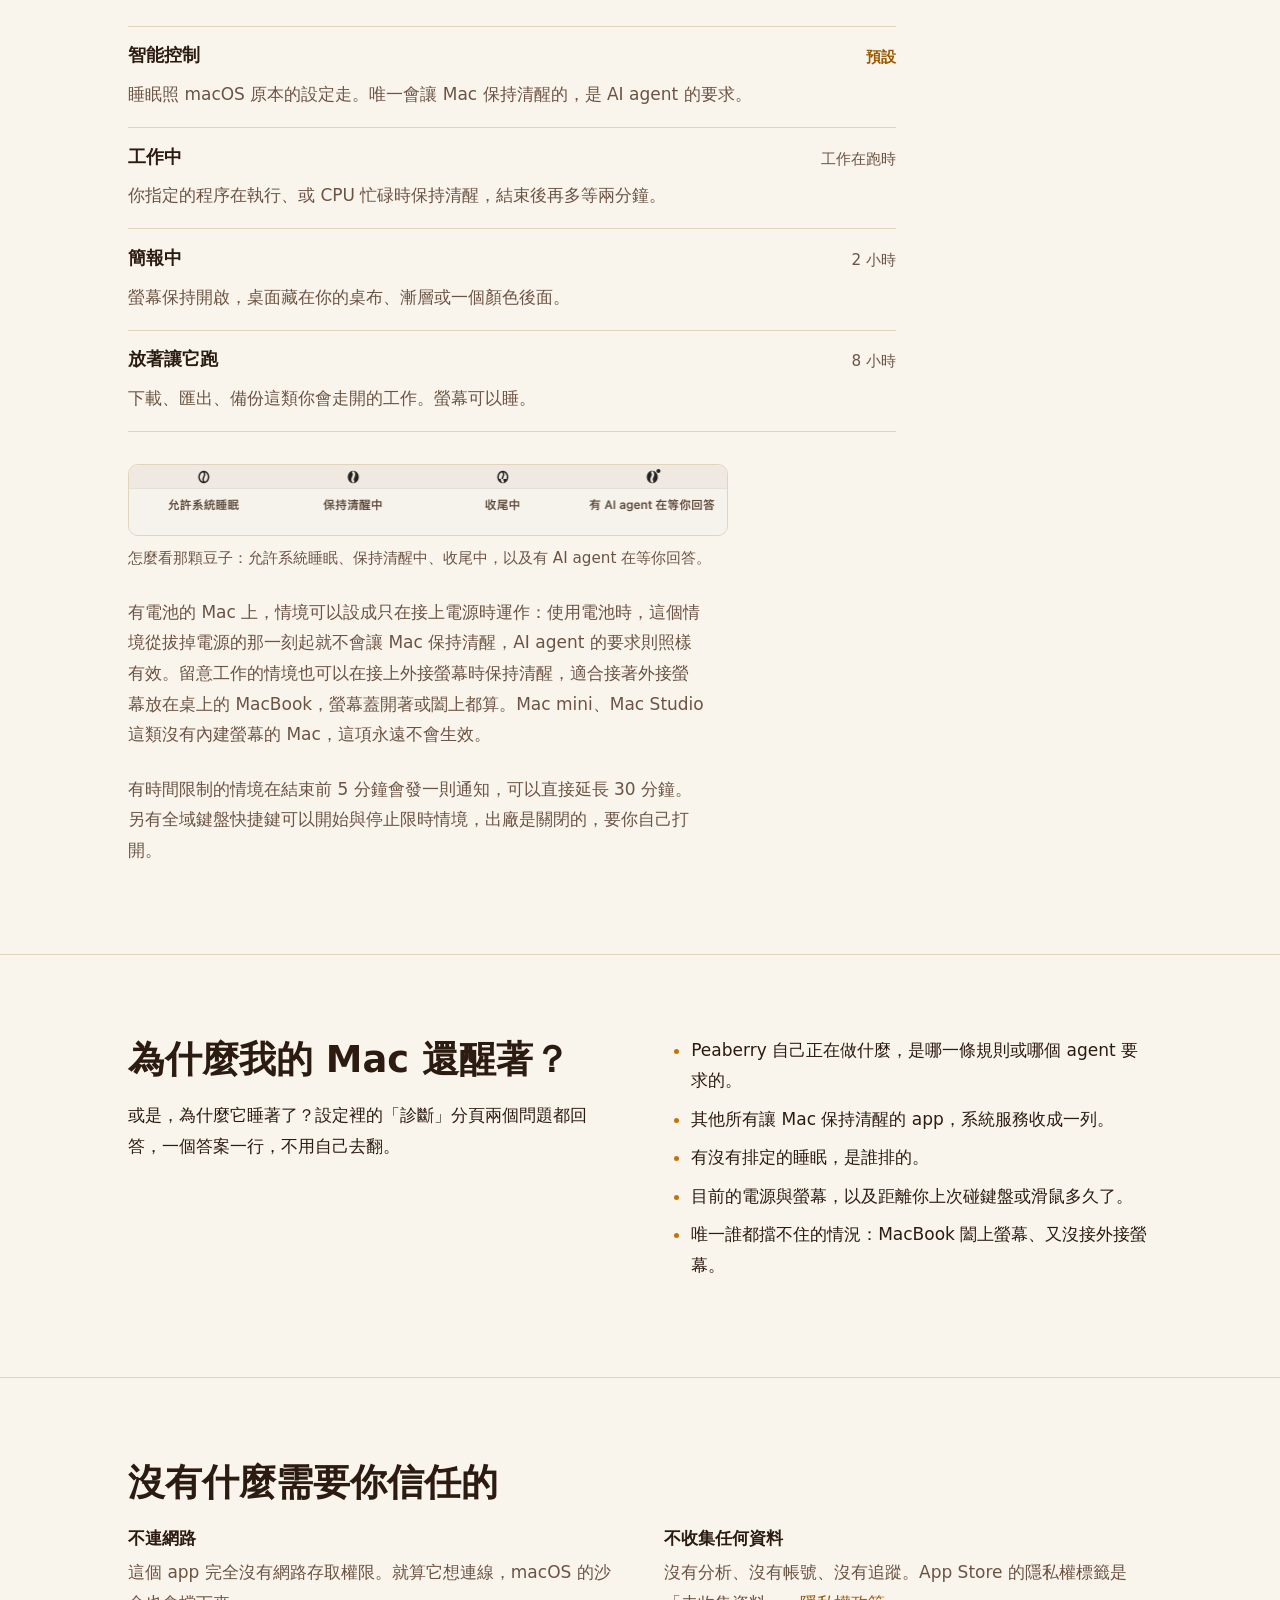
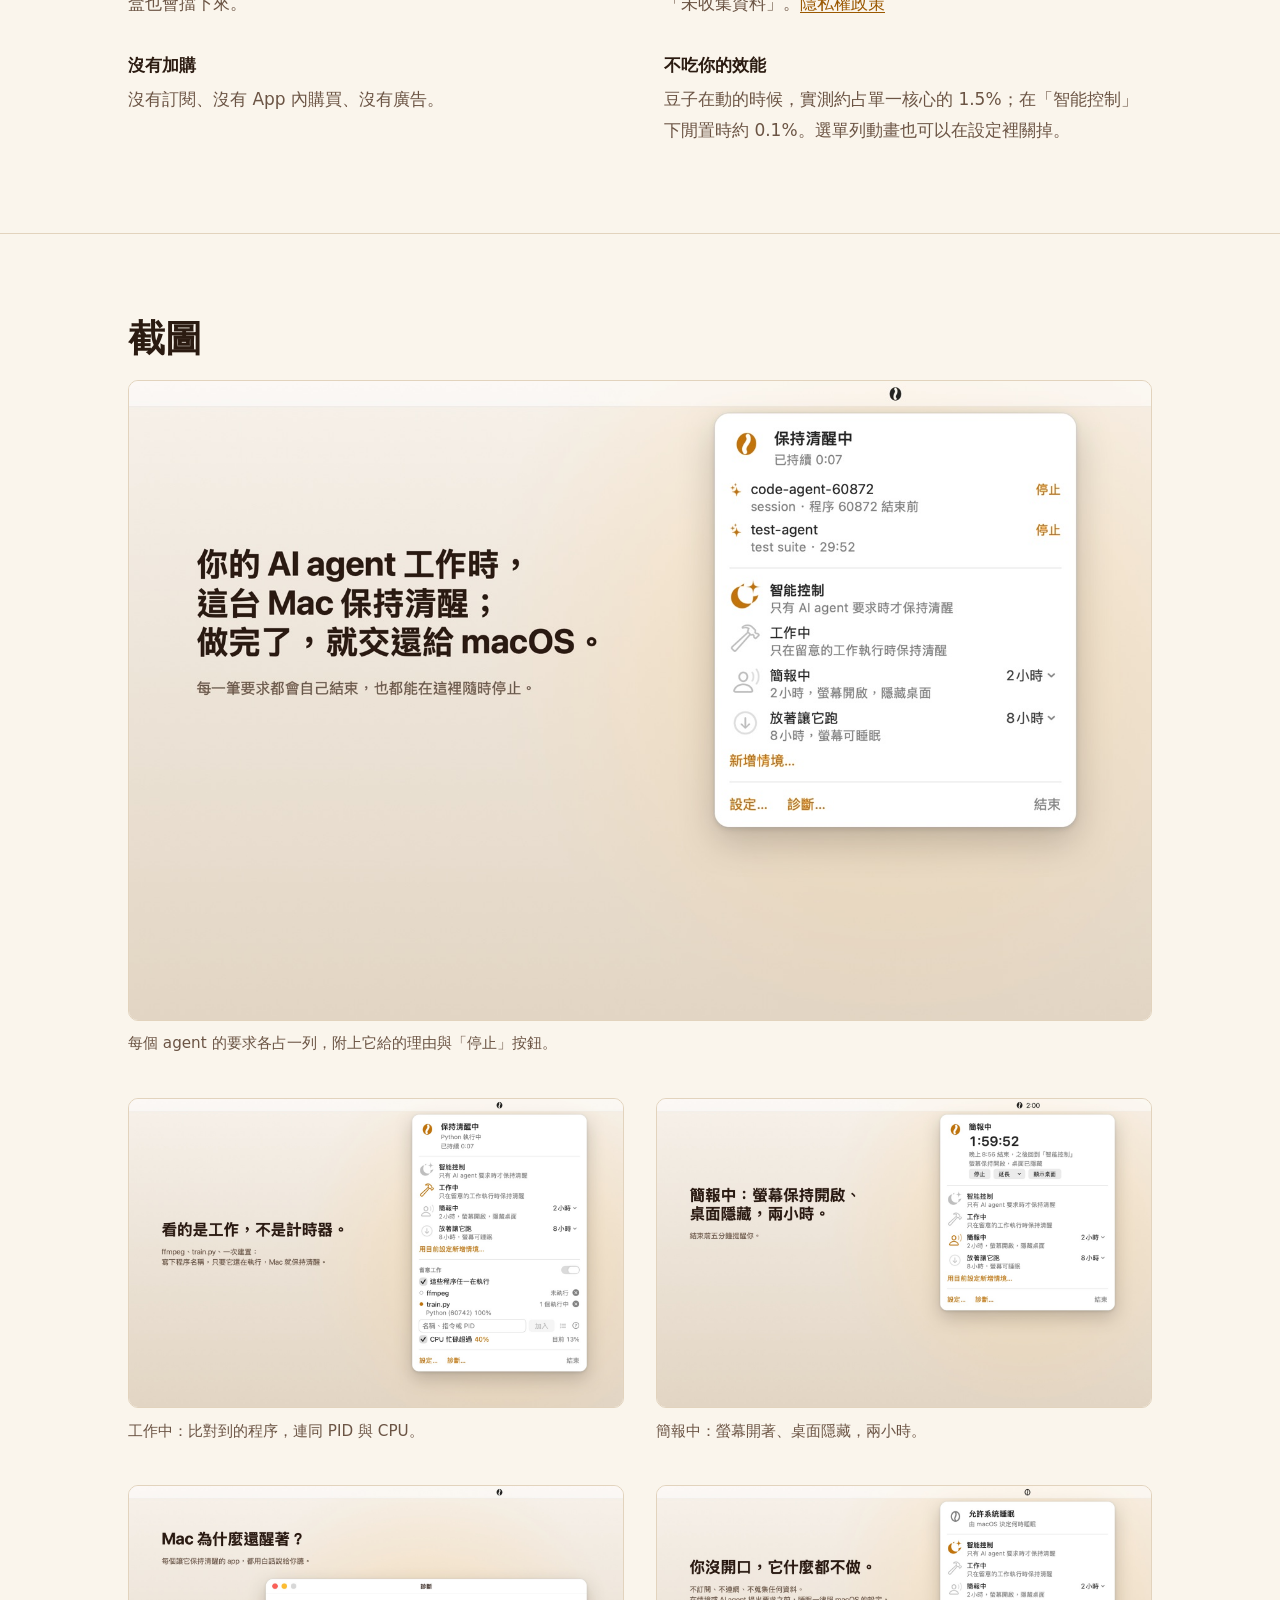
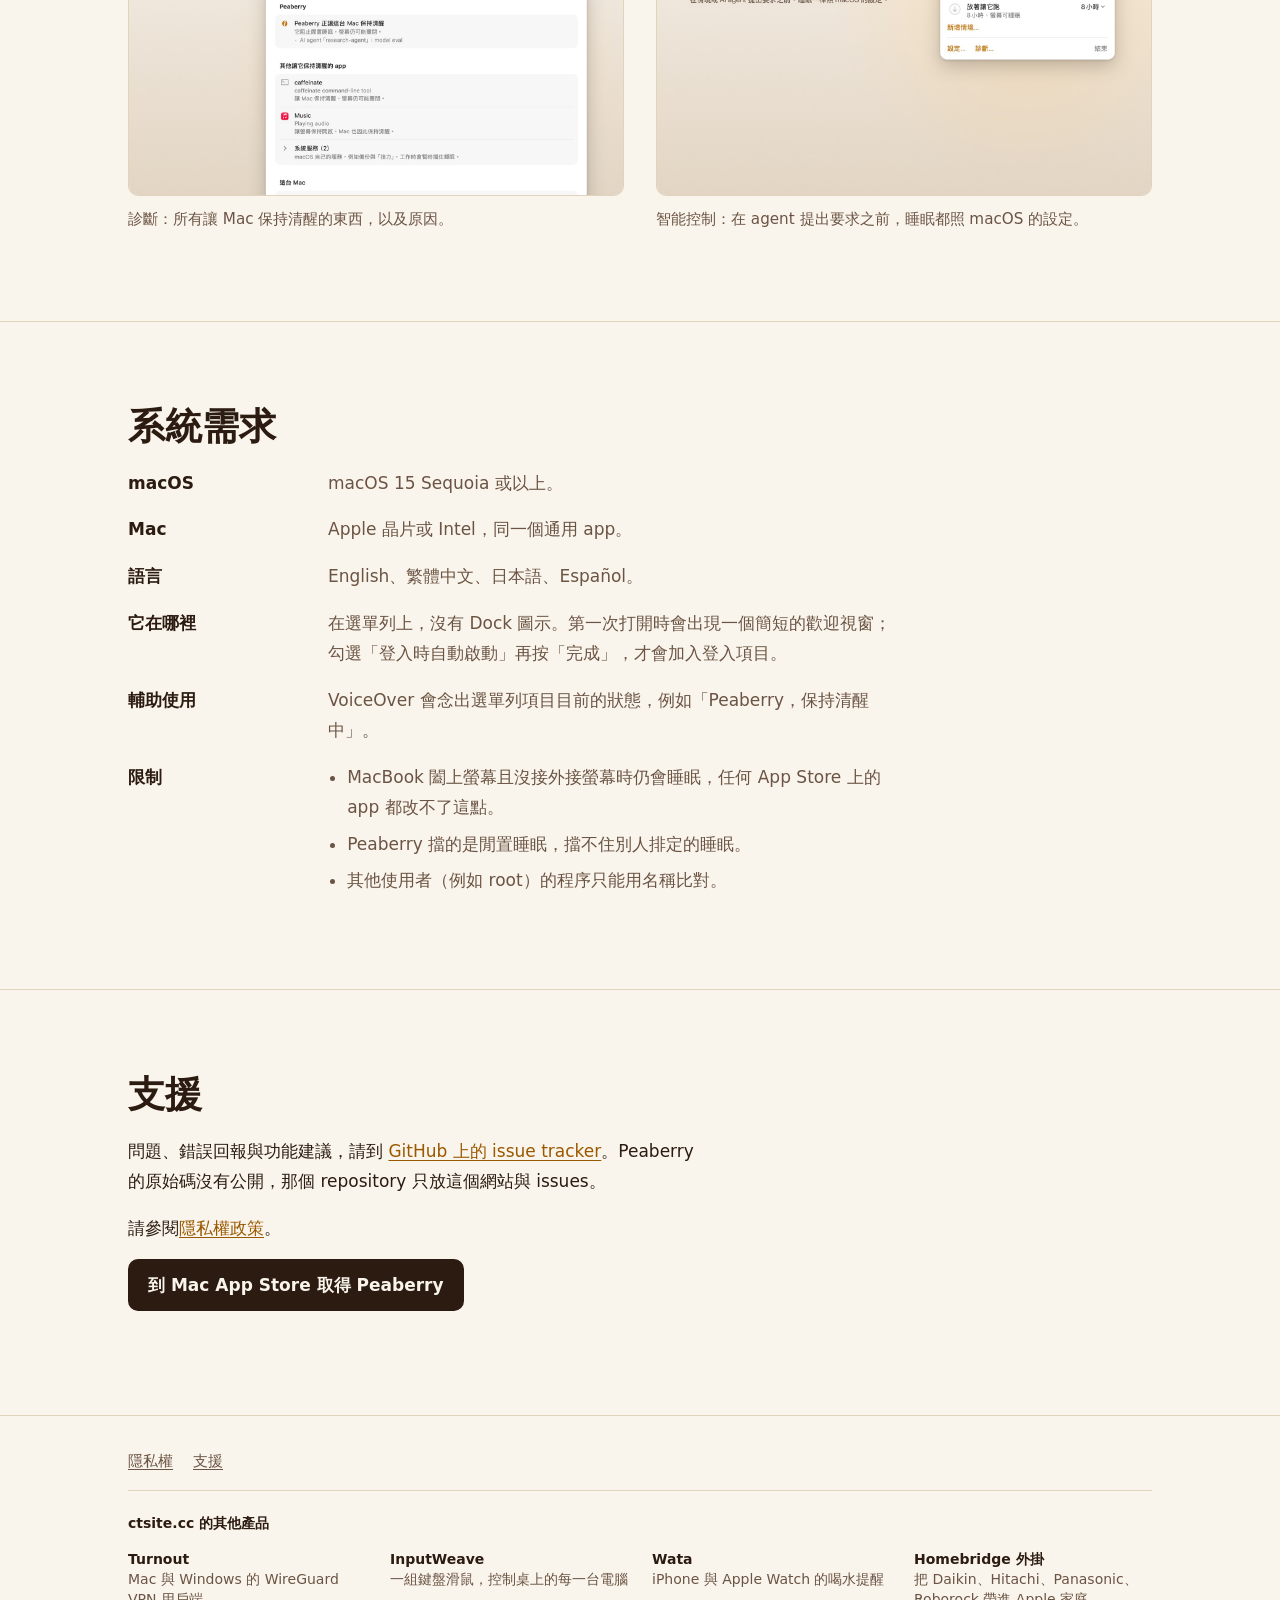
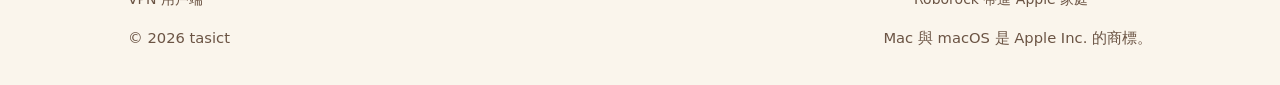
<file: zh-Hant/index.html>
<!doctype html>
<html lang="zh-Hant">
<head>
<meta charset="utf-8">
<meta name="viewport" content="width=device-width, initial-scale=1">
<meta http-equiv="Content-Security-Policy" content="default-src 'self'; img-src 'self' data:; style-src 'self' 'unsafe-inline'; font-src 'self'; object-src 'none'; base-uri 'self'; form-action 'self'; upgrade-insecure-requests">
<title>Peaberry：AI agent 還在工作，Mac 就不睡</title>
<meta name="description" content="Peaberry 是 macOS 的選單列工具。AI agent 工作時會自己要求讓 Mac 保持清醒，每個 agent 各持一份租約；全部做完，睡眠就交還給你原本的設定。">
<link rel="canonical" href="https://peaberry.ctsite.cc/zh-Hant/">
<link rel="alternate" hreflang="en" href="https://peaberry.ctsite.cc/">
<link rel="alternate" hreflang="zh-Hant" href="https://peaberry.ctsite.cc/zh-Hant/">
<link rel="alternate" hreflang="ja" href="https://peaberry.ctsite.cc/ja/">
<link rel="alternate" hreflang="es" href="https://peaberry.ctsite.cc/es/">
<link rel="alternate" hreflang="x-default" href="https://peaberry.ctsite.cc/">
<meta name="color-scheme" content="light dark">
<meta name="theme-color" content="#faf5ec" media="(prefers-color-scheme: light)">
<meta name="theme-color" content="#140c08" media="(prefers-color-scheme: dark)">
<link rel="icon" type="image/png" href="../assets/favicon.png">
<link rel="apple-touch-icon" href="../assets/apple-touch-icon.png">
<link rel="stylesheet" href="../assets/site.css">
<meta property="og:type" content="website">
<meta property="og:site_name" content="Peaberry">
<meta property="og:title" content="Peaberry：AI agent 還在工作，Mac 就不睡">
<meta property="og:description" content="AI agent 工作時會自己要求 Peaberry 讓 Mac 保持清醒，每個 agent 各持一份租約。最後一個做完，睡眠就交還給 macOS 原本的設定。">
<meta property="og:url" content="https://peaberry.ctsite.cc/zh-Hant/">
<meta property="og:image" content="https://peaberry.ctsite.cc/assets/screenshots/zh-Hant/1-agents.jpg">
<meta property="og:image:width" content="1600">
<meta property="og:image:height" content="1000">
<meta property="og:image:alt" content="Peaberry 的選單列面板，顯示一筆 AI agent 要求保持清醒">
<meta property="og:locale" content="zh_TW">
<meta property="og:locale:alternate" content="en_US">
<meta property="og:locale:alternate" content="ja_JP">
<meta property="og:locale:alternate" content="es_ES">
<meta name="twitter:card" content="summary_large_image">
<script type="application/ld+json">
{
  "@context": "https://schema.org",
  "@type": "SoftwareApplication",
  "name": "Peaberry",
  "description": "Peaberry 是 macOS 的選單列工具。AI agent 工作時會自己要求讓 Mac 保持清醒，每個 agent 各持一份租約；全部做完，睡眠就交還給你原本的設定。",
  "url": "https://peaberry.ctsite.cc/zh-Hant/",
  "image": "https://peaberry.ctsite.cc/assets/app-icon.png",
  "applicationCategory": "UtilitiesApplication",
  "operatingSystem": "macOS 15 or later",
  "inLanguage": "zh-Hant",
  "publisher": {
    "@type": "Organization",
    "name": "ctsite.cc",
    "url": "https://www.ctsite.cc/"
  }
}
</script>
</head>
<body>
<a class="skip" href="#main">跳到主要內容</a>

<header class="site-header">
  <div class="wrap">
    <a class="brand" href="./"><img src="../assets/favicon.png" width="32" height="32" alt="">Peaberry</a>
    <nav class="languages" aria-label="語言">
      <ul>
        <li><a href="../" hreflang="en" lang="en">English</a></li>
        <li><a href="./" hreflang="zh-Hant" lang="zh-Hant" aria-current="page">繁體中文</a></li>
        <li><a href="../ja/" hreflang="ja" lang="ja">日本語</a></li>
        <li><a href="../es/" hreflang="es" lang="es">Español</a></li>
      </ul>
    </nav>
  </div>
</header>

<main id="main">

<section class="hero" aria-labelledby="hero-title">
  <div class="wrap">
    <div>
      <h1 id="hero-title">AI agent <wbr>還在工作，<wbr>Mac 就不睡。</h1>
      <p class="lede">最後一個 agent 做完，睡眠就交還給 macOS 原本的設定。不必再為了怕中斷而把睡眠整個關掉，工作也不會因為沒人碰鍵盤，就在半路斷掉。</p>
      <!-- store:soon -->
      <p class="store" hidden><span class="store-soon">即將在 Mac App Store 上架</span></p>
      <!-- /store:soon -->
      <!-- store:live -->
      <p class="store"><a class="store-live" href="https://apps.apple.com/app/id6826190677">到 Mac App Store 取得 Peaberry</a></p>
      <!-- /store:live -->
      <p class="fineprint">適用 macOS 15 以上，Apple 晶片與 Intel 的 Mac 都能用。</p>
    </div>
    <figure class="menubar">
      <img class="hero-icon" src="../assets/app-icon.png" width="200" height="200" alt="">
      <div class="menubar-strip">
        <picture>
          <source media="(prefers-reduced-motion: reduce) and (prefers-color-scheme: dark)" srcset="../assets/menubar-still-dark.png">
          <source media="(prefers-reduced-motion: reduce)" srcset="../assets/menubar-still-light.png">
          <source media="(prefers-color-scheme: dark)" srcset="../assets/menubar-awake-dark.gif">
          <img class="menubar-image" src="../assets/menubar-awake-light.gif" width="240" height="48" alt="選單列上的 Peaberry 豆子，在讓 Mac 保持清醒時輕輕晃動">
        </picture>
      </div>
      <figcaption>選單列上的豆子，只有在有東西讓 Mac 保持清醒時才會動，其他時候都靜止不動。</figcaption>
    </figure>
  </div>
</section>

<section id="agents" aria-labelledby="agents-title">
  <div class="wrap">
    <h2 id="agents-title">讓 agent 自己開口</h2>
    <p class="intro">沒人碰鍵盤，macOS 就會睡。agent 跑長時間的工作時也不會去碰鍵盤，於是 Mac 一到閒置時間就在工作途中睡著，整個工作階段也跟著斷掉。有了 Peaberry，agent 會自己要求它的工作需要的那段時間。</p>

<pre><code><span class="c"># 這個 build 跑多久，Mac 就醒多久</span>
open <span class="u">"peaberry://hold?pid=$$&amp;id=agent&amp;reason=build"</span> &amp;&amp; ./build.sh
<span class="c"># shell 一結束，要求也跟著結束，不必另外釋放</span></code></pre>

    <figure class="leases">
      <div class="lease-chart" aria-hidden="true">
        <div class="lease-row mac">
          <div class="who">你的 Mac</div>
          <div class="track"><span class="bar" style="--from:0;--to:70">保持清醒</span><span class="bar rest" style="--from:70;--to:100">睡眠設定</span></div>
        </div>
        <div class="lease-row lease">
          <div class="who"><code>agent-1940</code><span>直到它的工作階段結束</span></div>
          <div class="track"><span class="bar" style="--from:0;--to:55"></span></div>
        </div>
        <div class="lease-row lease">
          <div class="who"><code>agent-2210</code><span>直到它的工作階段結束</span></div>
          <div class="track"><span class="bar" style="--from:16;--to:40"></span></div>
        </div>
        <div class="lease-row lease">
          <div class="who"><code>render</code><span>90 分鐘</span></div>
          <div class="track"><span class="bar" style="--from:30;--to:70"></span></div>
        </div>
      </div>
      <figcaption>兩個 agent 的工作階段，加上一個 90 分鐘的算圖，各自持有自己的租約。只要還有一個在跑，Mac 就保持清醒；最後一個結束的那一刻，就交還給你的睡眠設定。</figcaption>
    </figure>

    <div class="split">
      <dl class="facts">
        <div>
          <dt>每一筆要求都會自己結束</dt>
          <dd>要求綁在一個程序上，或是一段分鐘數，最長 24 小時。agent 當掉或忘了收尾，它的要求照樣會結束，程序結束後幾秒內就放手。</dd>
        </div>
        <div>
          <dt>多個 agent，同一台 Mac</dt>
          <dd>每個 agent 用自己的名字持有自己的租約，最多同時 16 筆。同名的會取代前一筆，不同名的並存。只要還有一個在工作，Mac 就保持清醒。</dd>
        </div>
        <div>
          <dt>開關在你手上</dt>
          <dd>agent 只能提出要求。要不要讓它們要求，是「設定 › AI agent」裡的一個開關，沒有任何指令能替你打開。在你決定之前，「智能控制」下的第一筆要求會先放行最多 15 分鐘，免得工作白做；面板上可以直接停止，或選擇永遠允許。每一筆要求都有自己的「停止」按鈕。</dd>
        </div>
        <div>
          <dt>查狀態很便宜</dt>
          <dd><code>--brief</code> 一行就回答完。<code>--wait</code> 會一直等到真的有事（要求結束、電量偏低或降到你設的下限、Peaberry 被結束）才回一行；實測等一分鐘只花 0.03 秒 CPU。</dd>
        </div>
        <div>
          <dt>電池見底前先收尾</dt>
          <dd>使用電池、電量剩 20% 或只剩 20 分鐘時，來查狀態的 agent 會被告知：把工作做到一個段落、釋放要求，並告訴你做到哪裡。電量降到 10% 時（這個下限可以在「設定 › 一般」調整），Peaberry 會放開所有保持清醒的要求，連 agent 的也一起，讓 Mac 在電力耗盡前睡眠。來查狀態的 agent 會被告知立刻存檔並告訴你；接上電源後，這些要求會自己恢復作用。</dd>
        </div>
      </dl>

      <div>
        <h3>設定你的 agent</h3>
        <ol class="steps">
          <li><div>打開「設定 › AI agent」，按「<strong>複製指示</strong>」。</div></li>
          <li><div>貼到你的 AI agent 對話框。它會讀取 Peaberry 內附的技能檔案，以它自己的方式安裝，再告訴你裝在哪裡。任何讀得到檔案、能執行 shell 指令的 agent 都能用。</div></li>
          <li><div>打開「<strong>允許其他程式用 peaberry:// 要求保持清醒</strong>」，要求才能持續到整份工作做完。</div></li>
        </ol>
        <p>技能會請 agent 在每個工作階段一開始就提出一筆要求，綁在它自己的程序上：它想事情時 Mac 不會睡，工作階段一結束就放手。Peaberry 沒在執行時，agent 不會去動它。app 更新帶來新版技能時，agent 看到版本號比較大，就會自己換掉手上的那份。</p>
<pre class="output"><code><span class="p">$ </span>/Applications/Peaberry.app/Contents/MacOS/Peaberry --brief
running=1 holding=1 scene=system holds=agent-1940,render:5380 agent-control=on warnings=none skill=8 age=3</code></pre>
      </div>
    </div>
  </div>
</section>

<section id="work" aria-labelledby="work-title">
  <div class="wrap">
    <h2 id="work-title">或者，讓它自己看著工作</h2>
    <p class="intro">切到「工作中」情境，Peaberry 就會在你指定的程序執行時、或 CPU 忙碌時讓 Mac 保持清醒。工作停止後再等兩分鐘才允許睡眠，所以一個工作接下一個工作之間的空檔不算數。</p>
    <dl class="facts two">
      <div>
        <dt>比對你實際在跑的東西</dt>
        <dd>程序名稱、<code>argv[0]</code>、腳本檔名、PID，也支援萬用字元。<code>train.py</code> 會比對到 <code>python3 /work/train.py --epochs 10</code>，<code>python*</code> 會比對到 <code>python3.12</code>。也可以直接從執行中的 app 挑選。</dd>
      </div>
      <div>
        <dt>看得見比對到什麼</dt>
        <dd>面板會列出每個符合的程序與它的 PID、CPU，規則有沒有在作用，一眼就知道，不必用猜的。</dd>
      </div>
      <div>
        <dt>忙就是真的忙</dt>
        <dd>CPU 規則用的是所有核心 15 秒的平均，與你設定的門檻比較。面板上有即時數值，方便你抓一個合理的門檻。</dd>
      </div>
      <div>
        <dt>需要時才去看</dt>
        <dd>只有在規則用得到時才會列舉程序。在「智能控制」下，Peaberry 每 3 秒讀一次系統 CPU，除此之外什麼都不做。</dd>
      </div>
    </dl>
  </div>
</section>

<section id="scenes" aria-labelledby="scenes-title">
  <div class="wrap">
    <h2 id="scenes-title">四個情境</h2>
    <p class="intro">一次只有一個情境在運作。在面板上點一下就切換，也可以複製任何一個，改成你自己的。</p>
    <ul class="scenes">
      <li class="default">
        <h3>智能控制</h3>
        <span class="length">預設</span>
        <p>睡眠照 macOS 原本的設定走。唯一會讓 Mac 保持清醒的，是 AI agent 的要求。</p>
      </li>
      <li>
        <h3>工作中</h3>
        <span class="length">工作在跑時</span>
        <p>你指定的程序在執行、或 CPU 忙碌時保持清醒，結束後再多等兩分鐘。</p>
      </li>
      <li>
        <h3>簡報中</h3>
        <span class="length">2 小時</span>
        <p>螢幕保持開啟，桌面藏在你的桌布、漸層或一個顏色後面。</p>
      </li>
      <li>
        <h3>放著讓它跑</h3>
        <span class="length">8 小時</span>
        <p>下載、匯出、備份這類你會走開的工作。螢幕可以睡。</p>
      </li>
    </ul>
    <figure class="states">
      <picture>
        <source media="(prefers-color-scheme: dark)" srcset="../assets/menubar-states-zh-Hant-dark.png">
        <img src="../assets/menubar-states-zh-Hant-light.png" width="600" height="70" loading="lazy" decoding="async" alt="選單列豆子的四種狀態：允許系統睡眠、保持清醒中、收尾中、有 AI agent 在等你回答">
      </picture>
      <figcaption>怎麼看那顆豆子：允許系統睡眠、保持清醒中、收尾中，以及有 AI agent 在等你回答。</figcaption>
    </figure>
    <p class="after-list">有電池的 Mac 上，情境可以設成只在接上電源時運作：使用電池時，這個情境從拔掉電源的那一刻起就不會讓 Mac 保持清醒，AI agent 的要求則照樣有效。留意工作的情境也可以在接上外接螢幕時保持清醒，適合接著外接螢幕放在桌上的 MacBook，螢幕蓋開著或闔上都算。Mac mini、Mac Studio 這類沒有內建螢幕的 Mac，這項永遠不會生效。</p>
    <p class="after-list">有時間限制的情境在結束前 5 分鐘會發一則通知，可以直接延長 30 分鐘。另有全域鍵盤快捷鍵可以開始與停止限時情境，出廠是關閉的，要你自己打開。</p>
  </div>
</section>

<section id="diagnostics" aria-labelledby="diagnostics-title">
  <div class="wrap split">
    <div class="prose">
      <h2 id="diagnostics-title">為什麼我的 Mac 還醒著？</h2>
      <p>或是，為什麼它睡著了？設定裡的「診斷」分頁兩個問題都回答，一個答案一行，不用自己去翻。</p>
    </div>
    <ul class="answers">
      <li>Peaberry 自己正在做什麼，是哪一條規則或哪個 agent 要求的。</li>
      <li>其他所有讓 Mac 保持清醒的 app，系統服務收成一列。</li>
      <li>有沒有排定的睡眠，是誰排的。</li>
      <li>目前的電源與螢幕，以及距離你上次碰鍵盤或滑鼠多久了。</li>
      <li>唯一誰都擋不住的情況：MacBook 闔上螢幕、又沒接外接螢幕。</li>
    </ul>
  </div>
</section>

<section id="privacy" aria-labelledby="privacy-title">
  <div class="wrap">
    <h2 id="privacy-title">沒有什麼需要你信任的</h2>
    <dl class="facts two">
      <div>
        <dt>不連網路</dt>
        <dd>這個 app 完全沒有網路存取權限。就算它想連線，macOS 的沙盒也會擋下來。</dd>
      </div>
      <div>
        <dt>不收集任何資料</dt>
        <dd>沒有分析、沒有帳號、沒有追蹤。App Store 的隱私權標籤是「未收集資料」。<a href="privacy">隱私權政策</a></dd>
      </div>
      <div>
        <dt>沒有加購</dt>
        <dd>沒有訂閱、沒有 App 內購買、沒有廣告。</dd>
      </div>
      <div>
        <dt>不吃你的效能</dt>
        <dd>豆子在動的時候，實測約占單一核心的 1.5%；在「智能控制」下閒置時約 0.1%。選單列動畫也可以在設定裡關掉。</dd>
      </div>
    </dl>
  </div>
</section>

<section id="screenshots" aria-labelledby="screenshots-title">
  <div class="wrap">
    <h2 id="screenshots-title">截圖</h2>
    <ul class="gallery">
      <li><figure>
        <picture>
          <source media="(prefers-color-scheme: dark)" srcset="../assets/screenshots/dark/zh-Hant/1-agents.jpg">
          <img src="../assets/screenshots/zh-Hant/1-agents.jpg" width="1600" height="1000" loading="lazy" decoding="async" alt="Peaberry 面板上的一筆 AI agent 要求">
        </picture>
        <figcaption>每個 agent 的要求各占一列，附上它給的理由與「停止」按鈕。</figcaption>
      </figure></li>
      <li><figure>
        <picture>
          <source media="(prefers-color-scheme: dark)" srcset="../assets/screenshots/dark/zh-Hant/2-working.jpg">
          <img src="../assets/screenshots/zh-Hant/2-working.jpg" width="1600" height="1000" loading="lazy" decoding="async" alt="「工作中」情境與它比對到的程序">
        </picture>
        <figcaption>工作中：比對到的程序，連同 PID 與 CPU。</figcaption>
      </figure></li>
      <li><figure>
        <picture>
          <source media="(prefers-color-scheme: dark)" srcset="../assets/screenshots/dark/zh-Hant/3-presenting.jpg">
          <img src="../assets/screenshots/zh-Hant/3-presenting.jpg" width="1600" height="1000" loading="lazy" decoding="async" alt="「簡報中」情境下的 Peaberry">
        </picture>
        <figcaption>簡報中：螢幕開著、桌面隱藏，兩小時。</figcaption>
      </figure></li>
      <li><figure>
        <picture>
          <source media="(prefers-color-scheme: dark)" srcset="../assets/screenshots/dark/zh-Hant/4-diagnostics.jpg">
          <img src="../assets/screenshots/zh-Hant/4-diagnostics.jpg" width="1600" height="1000" loading="lazy" decoding="async" alt="Peaberry 設定裡的「診斷」分頁">
        </picture>
        <figcaption>診斷：所有讓 Mac 保持清醒的東西，以及原因。</figcaption>
      </figure></li>
      <li><figure>
        <picture>
          <source media="(prefers-color-scheme: dark)" srcset="../assets/screenshots/dark/zh-Hant/5-smart-control.jpg">
          <img src="../assets/screenshots/zh-Hant/5-smart-control.jpg" width="1600" height="1000" loading="lazy" decoding="async" alt="Peaberry 的預設情境「智能控制」">
        </picture>
        <figcaption>智能控制：在 agent 提出要求之前，睡眠都照 macOS 的設定。</figcaption>
      </figure></li>
    </ul>
  </div>
</section>

<section id="requirements" aria-labelledby="requirements-title">
  <div class="wrap">
    <h2 id="requirements-title">系統需求</h2>
    <dl class="specs">
      <div><dt>macOS</dt><dd>macOS 15 Sequoia 或以上。</dd></div>
      <div><dt>Mac</dt><dd>Apple 晶片或 Intel，同一個通用 app。</dd></div>
      <div><dt>語言</dt><dd>English、繁體中文、日本語、Español。</dd></div>
      <div><dt>它在哪裡</dt><dd>在選單列上，沒有 Dock 圖示。第一次打開時會出現一個簡短的歡迎視窗；勾選「登入時自動啟動」再按「完成」，才會加入登入項目。</dd></div>
      <div><dt>輔助使用</dt><dd>VoiceOver 會念出選單列項目目前的狀態，例如「Peaberry，保持清醒中」。</dd></div>
      <div><dt>限制</dt><dd>
        <ul class="limits">
          <li>MacBook 闔上螢幕且沒接外接螢幕時仍會睡眠，任何 App Store 上的 app 都改不了這點。</li>
          <li>Peaberry 擋的是閒置睡眠，擋不住別人排定的睡眠。</li>
          <li>其他使用者（例如 root）的程序只能用名稱比對。</li>
        </ul>
      </dd></div>
    </dl>
  </div>
</section>

<section id="support" aria-labelledby="support-title">
  <div class="wrap">
   <div class="prose">
    <h2 id="support-title">支援</h2>
    <p>問題、錯誤回報與功能建議，請到 <a href="https://github.com/tasict/Peaberry/issues">GitHub 上的 issue tracker</a>。Peaberry 的原始碼沒有公開，那個 repository 只放這個網站與 issues。</p>
    <p>請參閱<a href="privacy">隱私權政策</a>。</p>
    <!-- store:soon -->
    <p class="store" hidden><span class="store-soon">即將在 Mac App Store 上架</span></p>
    <!-- /store:soon -->
    <!-- store:live -->
    <p class="store"><a class="store-live" href="https://apps.apple.com/app/id6826190677">到 Mac App Store 取得 Peaberry</a></p>
    <!-- /store:live -->
   </div>
  </div>
</section>

</main>

<footer class="site-footer">
  <div class="wrap">
    <p class="footer-links"><a href="privacy">隱私權</a> <a href="https://github.com/tasict/Peaberry/issues">支援</a></p>
    <nav class="family" aria-label="ctsite.cc 的其他產品">
      <p class="family-title"><a href="https://www.ctsite.cc/" hreflang="en">ctsite.cc 的其他產品</a></p>
      <ul>
        <li><a href="https://turnout.ctsite.cc/zh-Hant/"><strong>Turnout</strong> Mac 與 Windows 的 WireGuard VPN 用戶端</a></li>
        <li><a href="https://inputweave.ctsite.cc/zh-Hant/"><strong>InputWeave</strong> 一組鍵盤滑鼠，控制桌上的每一台電腦</a></li>
        <li><a href="https://wata.ctsite.cc/zh-Hant/"><strong>Wata</strong> iPhone 與 Apple Watch 的喝水提醒</a></li>
        <li><a href="https://www.ctsite.cc/#smart-home" hreflang="en"><strong>Homebridge 外掛</strong> 把 Daikin、Hitachi、Panasonic、Roborock 帶進 Apple 家庭</a></li>
      </ul>
    </nav>
    <p>© 2026 tasict</p>
    <p>Mac 與 macOS 是 Apple Inc. 的商標。</p>
  </div>
</footer>
</body>
</html>
</file>
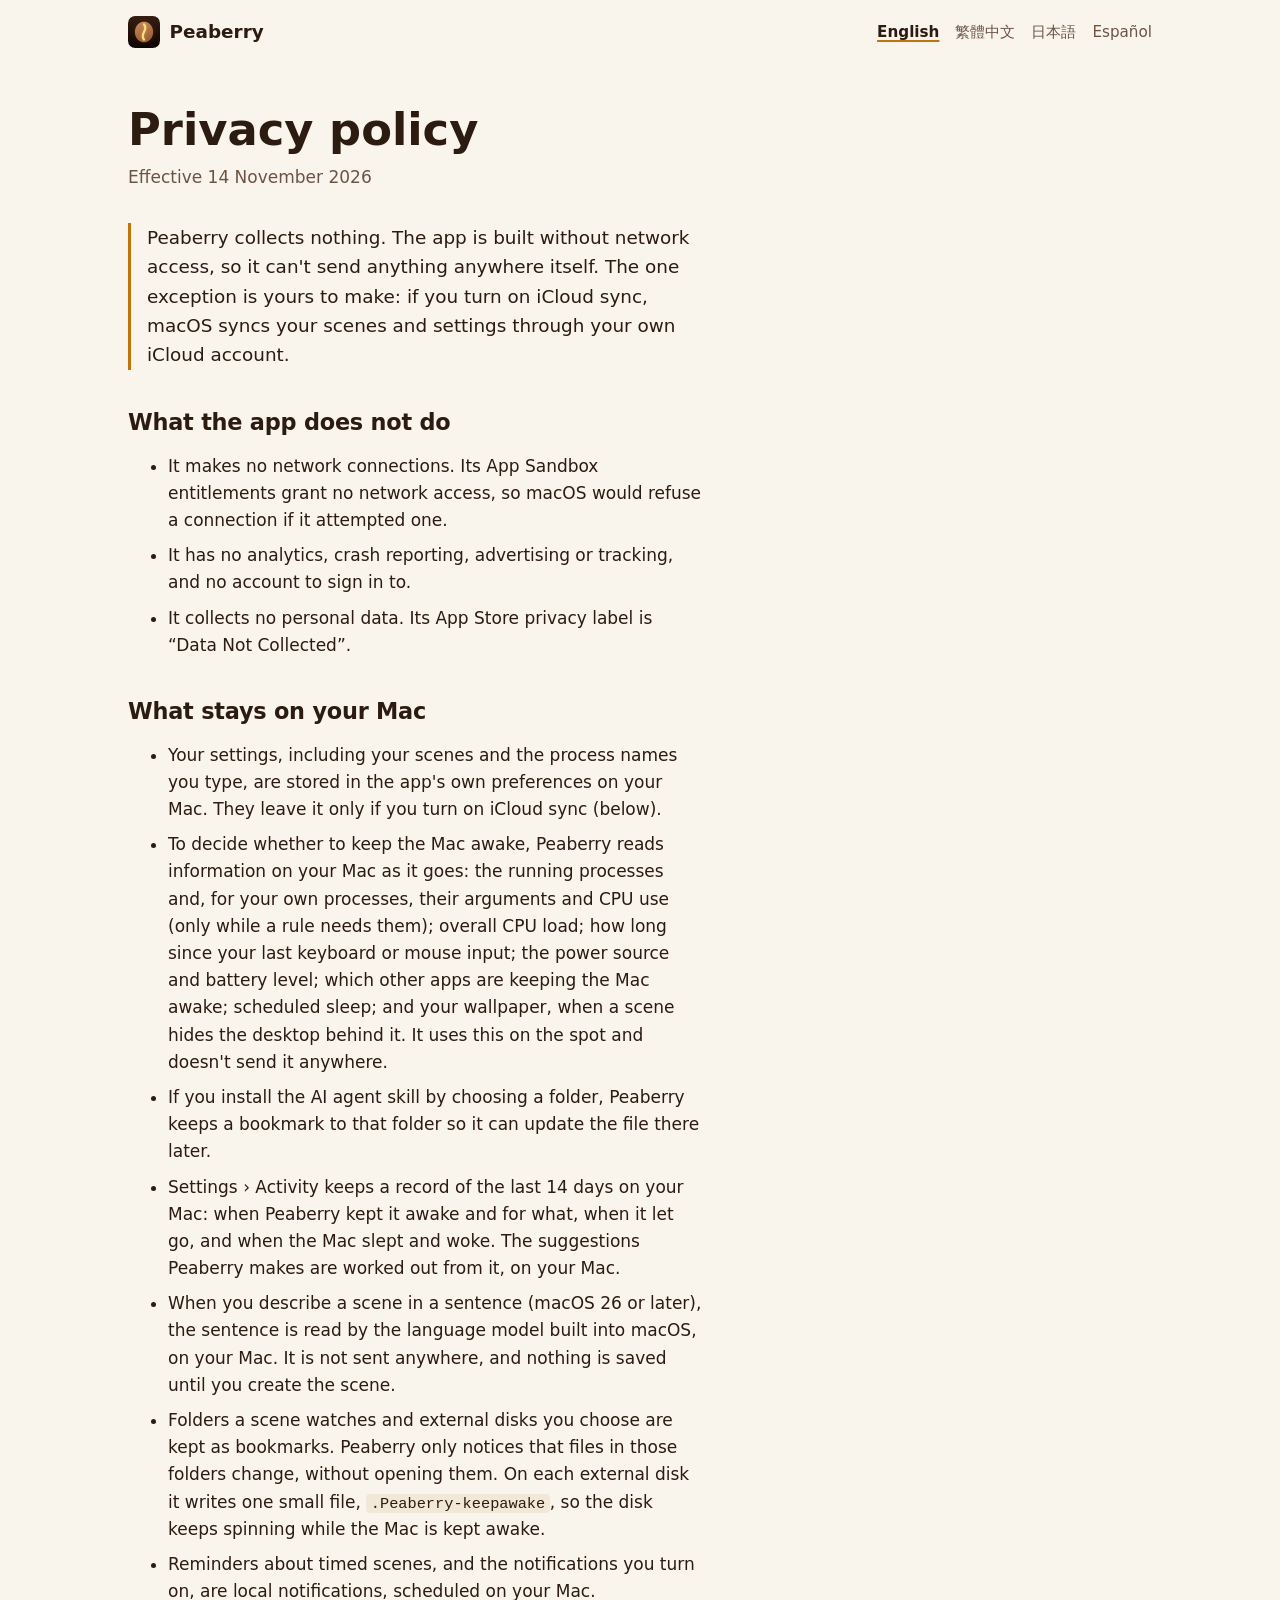
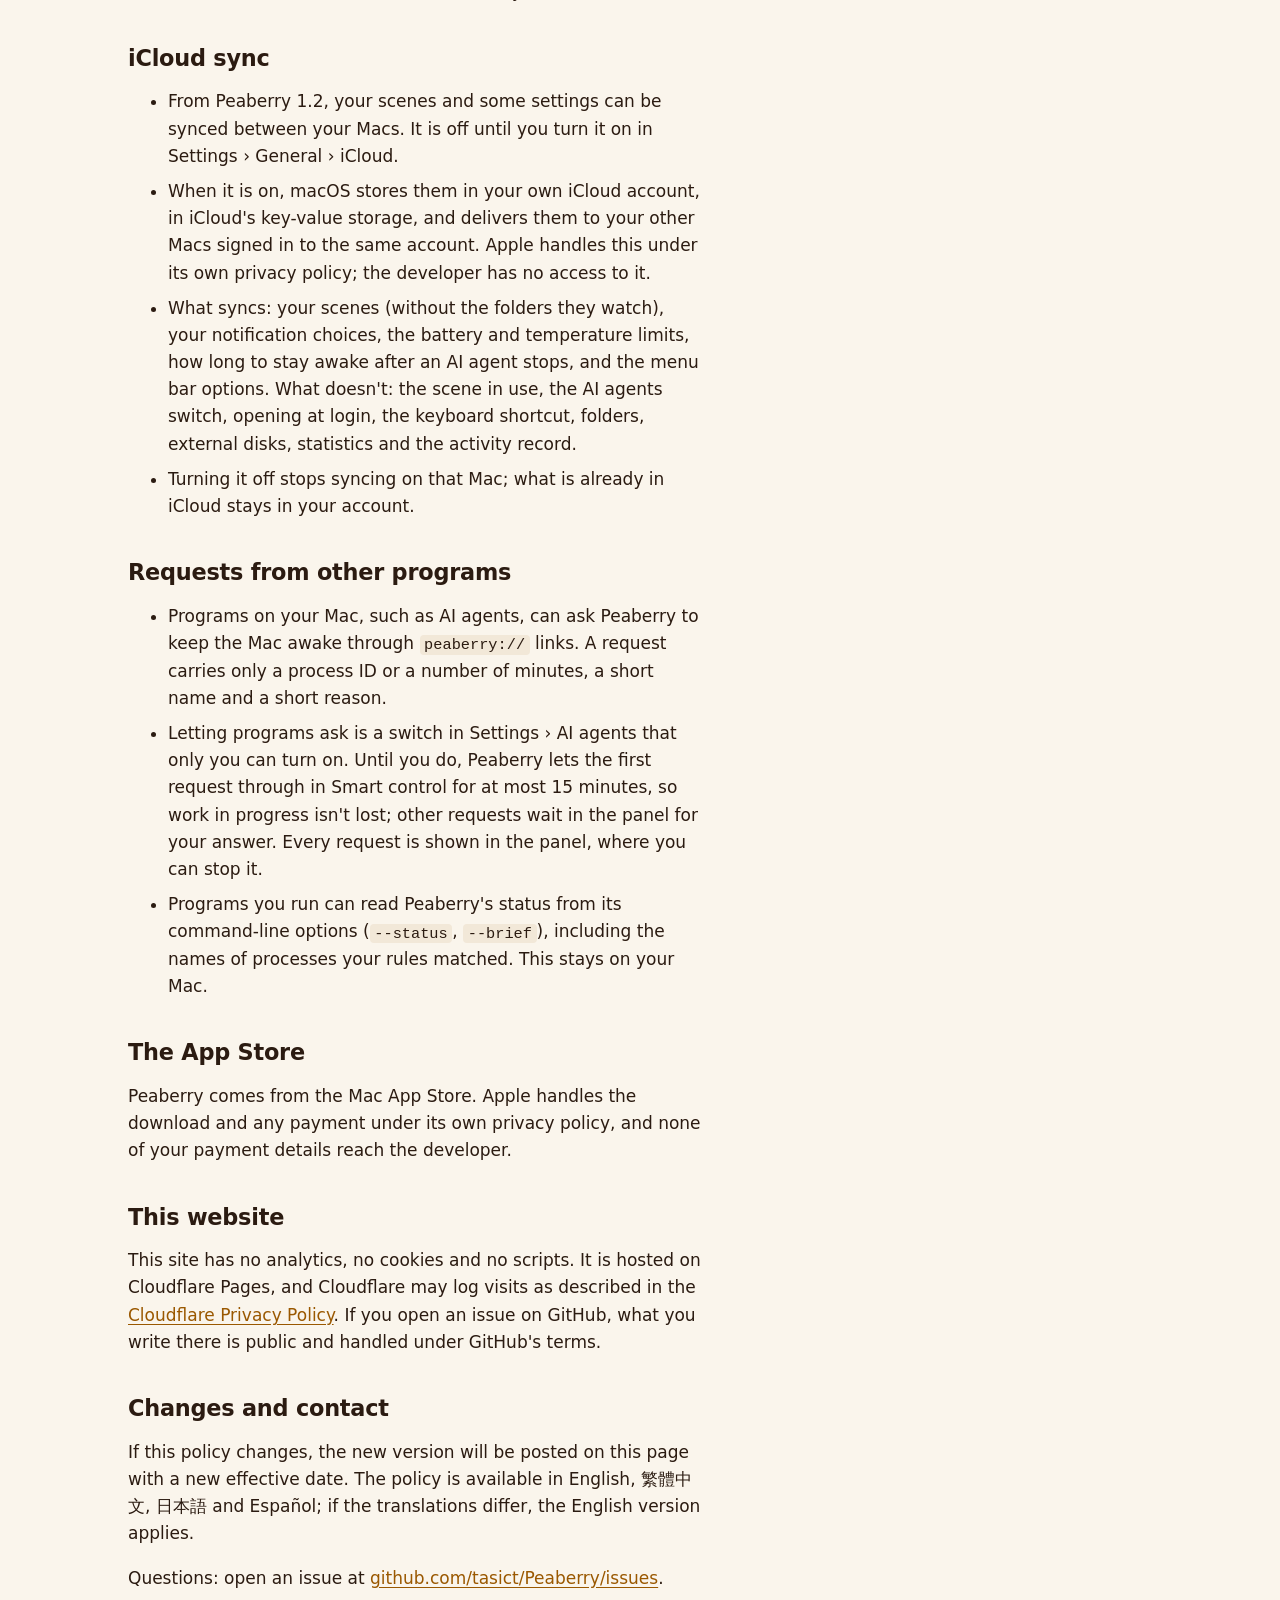
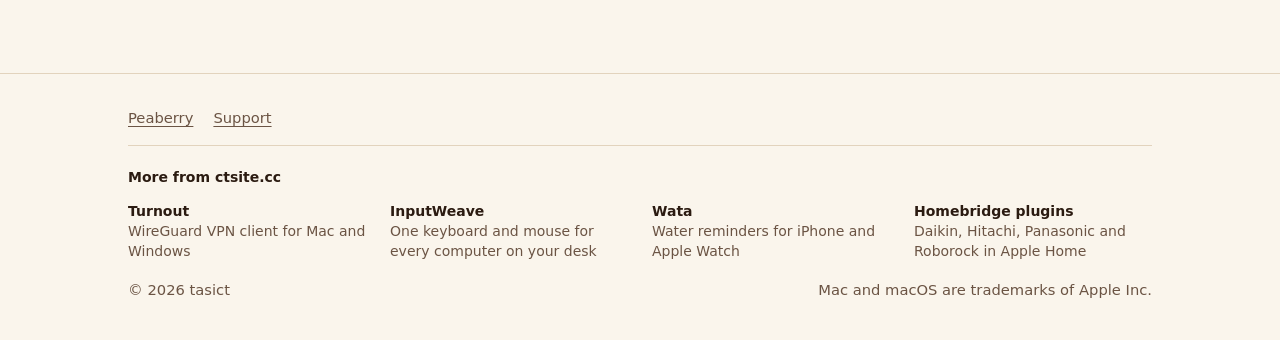
<file: privacy.html>
<!doctype html>
<html lang="en">
<head>
<meta charset="utf-8">
<meta name="viewport" content="width=device-width, initial-scale=1">
<meta http-equiv="Content-Security-Policy" content="default-src 'self'; img-src 'self' data:; style-src 'self'; font-src 'self'; object-src 'none'; base-uri 'self'; form-action 'self'; upgrade-insecure-requests">
<title>Peaberry privacy policy</title>
<meta name="description" content="Peaberry makes no network connections and collects no data. Your settings stay on your Mac.">
<link rel="canonical" href="https://peaberry.ctsite.cc/privacy">
<link rel="alternate" hreflang="en" href="https://peaberry.ctsite.cc/privacy">
<link rel="alternate" hreflang="zh-Hant" href="https://peaberry.ctsite.cc/zh-Hant/privacy">
<link rel="alternate" hreflang="ja" href="https://peaberry.ctsite.cc/ja/privacy">
<link rel="alternate" hreflang="es" href="https://peaberry.ctsite.cc/es/privacy">
<link rel="alternate" hreflang="x-default" href="https://peaberry.ctsite.cc/privacy">
<meta name="color-scheme" content="light dark">
<meta name="theme-color" content="#faf5ec" media="(prefers-color-scheme: light)">
<meta name="theme-color" content="#140c08" media="(prefers-color-scheme: dark)">
<link rel="icon" type="image/png" href="assets/favicon.png">
<link rel="apple-touch-icon" href="assets/apple-touch-icon.png">
<link rel="stylesheet" href="assets/site.css">
<meta property="og:type" content="website">
<meta property="og:site_name" content="Peaberry">
<meta property="og:title" content="Peaberry privacy policy">
<meta property="og:description" content="Peaberry makes no network connections and collects no data. Your settings stay on your Mac.">
<meta property="og:url" content="https://peaberry.ctsite.cc/privacy">
<meta property="og:image" content="https://peaberry.ctsite.cc/assets/app-icon.png">
<meta property="og:image:width" content="512">
<meta property="og:image:height" content="512">
<meta property="og:image:alt" content="The Peaberry app icon">
<meta property="og:locale" content="en_US">
<meta name="twitter:card" content="summary">
</head>
<body>
<a class="skip" href="#main">Skip to content</a>

<header class="site-header">
  <div class="wrap">
    <a class="brand" href="./"><img src="assets/favicon.png" width="32" height="32" alt="">Peaberry</a>
    <nav class="languages" aria-label="Language">
      <ul>
        <li><a href="privacy" hreflang="en" lang="en" aria-current="page">English</a></li>
        <li><a href="zh-Hant/privacy" hreflang="zh-Hant" lang="zh-Hant">繁體中文</a></li>
        <li><a href="ja/privacy" hreflang="ja" lang="ja">日本語</a></li>
        <li><a href="es/privacy" hreflang="es" lang="es">Español</a></li>
      </ul>
    </nav>
  </div>
</header>

<main id="main" class="policy">
  <div class="wrap">
    <h1>Privacy policy</h1>
    <p class="effective">Effective 14 November 2026</p>

    <p class="short">Peaberry collects nothing. The app is built without network access, so it can't send anything anywhere itself. The one exception is yours to make: if you turn on iCloud sync, macOS syncs your scenes and settings through your own iCloud account.</p>

    <h2>What the app does not do</h2>
    <ul>
      <li>It makes no network connections. Its App Sandbox entitlements grant no network access, so macOS would refuse a connection if it attempted one.</li>
      <li>It has no analytics, crash reporting, advertising or tracking, and no account to sign in to.</li>
      <li>It collects no personal data. Its App Store privacy label is “Data Not Collected”.</li>
    </ul>

    <h2>What stays on your Mac</h2>
    <ul>
      <li>Your settings, including your scenes and the process names you type, are stored in the app's own preferences on your Mac. They leave it only if you turn on iCloud sync (below).</li>
      <li>To decide whether to keep the Mac awake, Peaberry reads information on your Mac as it goes: the running processes and, for your own processes, their arguments and CPU use (only while a rule needs them); overall CPU load; how long since your last keyboard or mouse input; the power source and battery level; which other apps are keeping the Mac awake; scheduled sleep; and your wallpaper, when a scene hides the desktop behind it. It uses this on the spot and doesn't send it anywhere.</li>
      <li>If you install the AI agent skill by choosing a folder, Peaberry keeps a bookmark to that folder so it can update the file there later.</li>
      <li>Settings › Activity keeps a record of the last 14 days on your Mac: when Peaberry kept it awake and for what, when it let go, and when the Mac slept and woke. The suggestions Peaberry makes are worked out from it, on your Mac.</li>
      <li>When you describe a scene in a sentence (macOS 26 or later), the sentence is read by the language model built into macOS, on your Mac. It is not sent anywhere, and nothing is saved until you create the scene.</li>
      <li>Folders a scene watches and external disks you choose are kept as bookmarks. Peaberry only notices that files in those folders change, without opening them. On each external disk it writes one small file, <code>.Peaberry-keepawake</code>, so the disk keeps spinning while the Mac is kept awake.</li>
      <li>Reminders about timed scenes, and the notifications you turn on, are local notifications, scheduled on your Mac.</li>
    </ul>

    <h2>iCloud sync</h2>
    <ul>
      <li>From Peaberry 1.2, your scenes and some settings can be synced between your Macs. It is off until you turn it on in Settings › General › iCloud.</li>
      <li>When it is on, macOS stores them in your own iCloud account, in iCloud's key-value storage, and delivers them to your other Macs signed in to the same account. Apple handles this under its own privacy policy; the developer has no access to it.</li>
      <li>What syncs: your scenes (without the folders they watch), your notification choices, the battery and temperature limits, how long to stay awake after an AI agent stops, and the menu bar options. What doesn't: the scene in use, the AI agents switch, opening at login, the keyboard shortcut, folders, external disks, statistics and the activity record.</li>
      <li>Turning it off stops syncing on that Mac; what is already in iCloud stays in your account.</li>
    </ul>

    <h2>Requests from other programs</h2>
    <ul>
      <li>Programs on your Mac, such as AI agents, can ask Peaberry to keep the Mac awake through <code>peaberry://</code> links. A request carries only a process ID or a number of minutes, a short name and a short reason.</li>
      <li>Letting programs ask is a switch in Settings › AI agents that only you can turn on. Until you do, Peaberry lets the first request through in Smart control for at most 15 minutes, so work in progress isn't lost; other requests wait in the panel for your answer. Every request is shown in the panel, where you can stop it.</li>
      <li>Programs you run can read Peaberry's status from its command-line options (<code>--status</code>, <code>--brief</code>), including the names of processes your rules matched. This stays on your Mac.</li>
    </ul>

    <h2>The App Store</h2>
    <p>Peaberry comes from the Mac App Store. Apple handles the download and any payment under its own privacy policy, and none of your payment details reach the developer.</p>

    <h2>This website</h2>
    <p>This site has no analytics, no cookies and no scripts. It is hosted on Cloudflare Pages, and Cloudflare may log visits as described in the <a href="https://www.cloudflare.com/privacypolicy/">Cloudflare Privacy Policy</a>. If you open an issue on GitHub, what you write there is public and handled under GitHub's terms.</p>

    <h2>Changes and contact</h2>
    <p>If this policy changes, the new version will be posted on this page with a new effective date. The policy is available in English, 繁體中文, 日本語 and Español; if the translations differ, the English version applies.</p>
    <p>Questions: open an issue at <a href="https://github.com/tasict/Peaberry/issues">github.com/tasict/Peaberry/issues</a>.</p>
  </div>
</main>

<footer class="site-footer">
  <div class="wrap">
    <p class="footer-links"><a href="./">Peaberry</a> <a href="https://github.com/tasict/Peaberry/issues">Support</a></p>
    <nav class="family" aria-label="More from ctsite.cc">
      <p class="family-title"><a href="https://www.ctsite.cc/">More from ctsite.cc</a></p>
      <ul>
        <li><a href="https://turnout.ctsite.cc/"><strong>Turnout</strong> WireGuard VPN client for Mac and Windows</a></li>
        <li><a href="https://inputweave.ctsite.cc/"><strong>InputWeave</strong> One keyboard and mouse for every computer on your desk</a></li>
        <li><a href="https://wata.ctsite.cc/"><strong>Wata</strong> Water reminders for iPhone and Apple Watch</a></li>
        <li><a href="https://www.ctsite.cc/#smart-home"><strong>Homebridge plugins</strong> Daikin, Hitachi, Panasonic and Roborock in Apple Home</a></li>
      </ul>
    </nav>
    <p>© 2026 tasict</p>
    <p>Mac and macOS are trademarks of Apple Inc.</p>
  </div>
</footer>
</body>
</html>
</file>
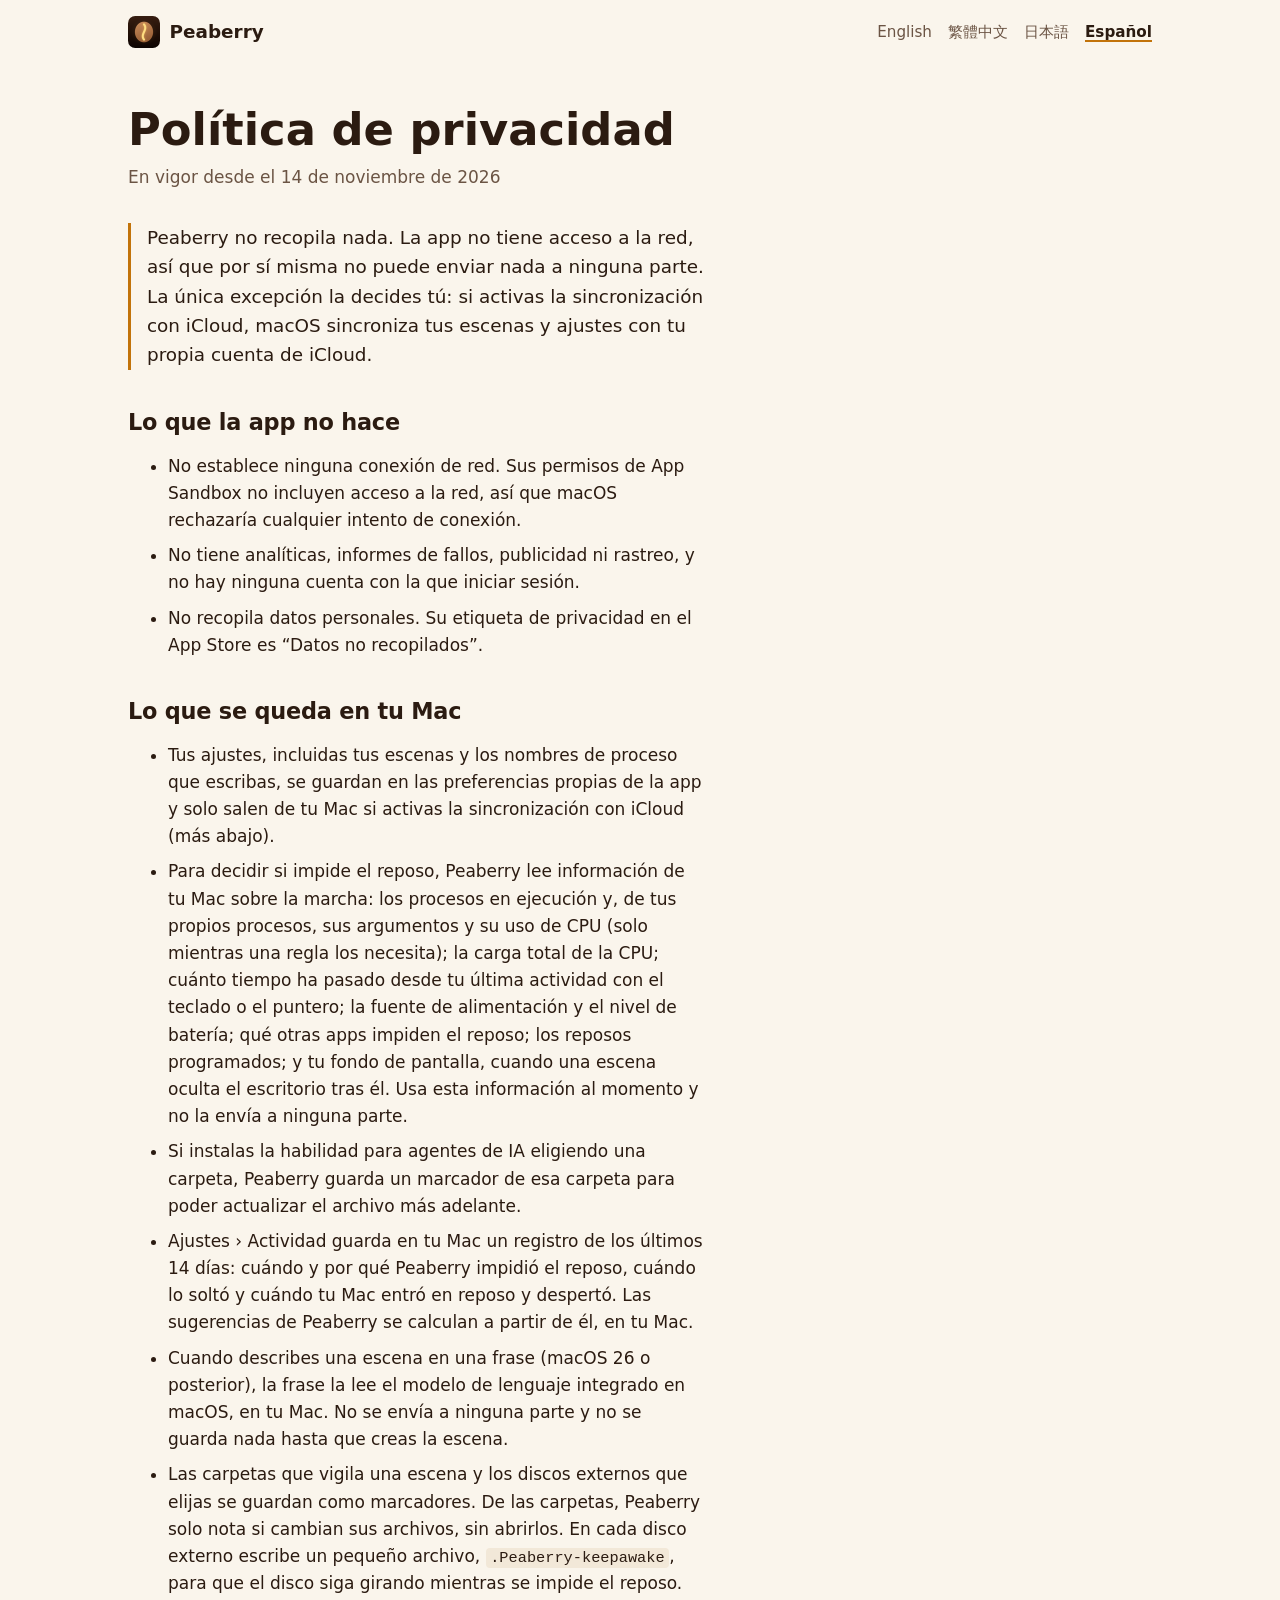
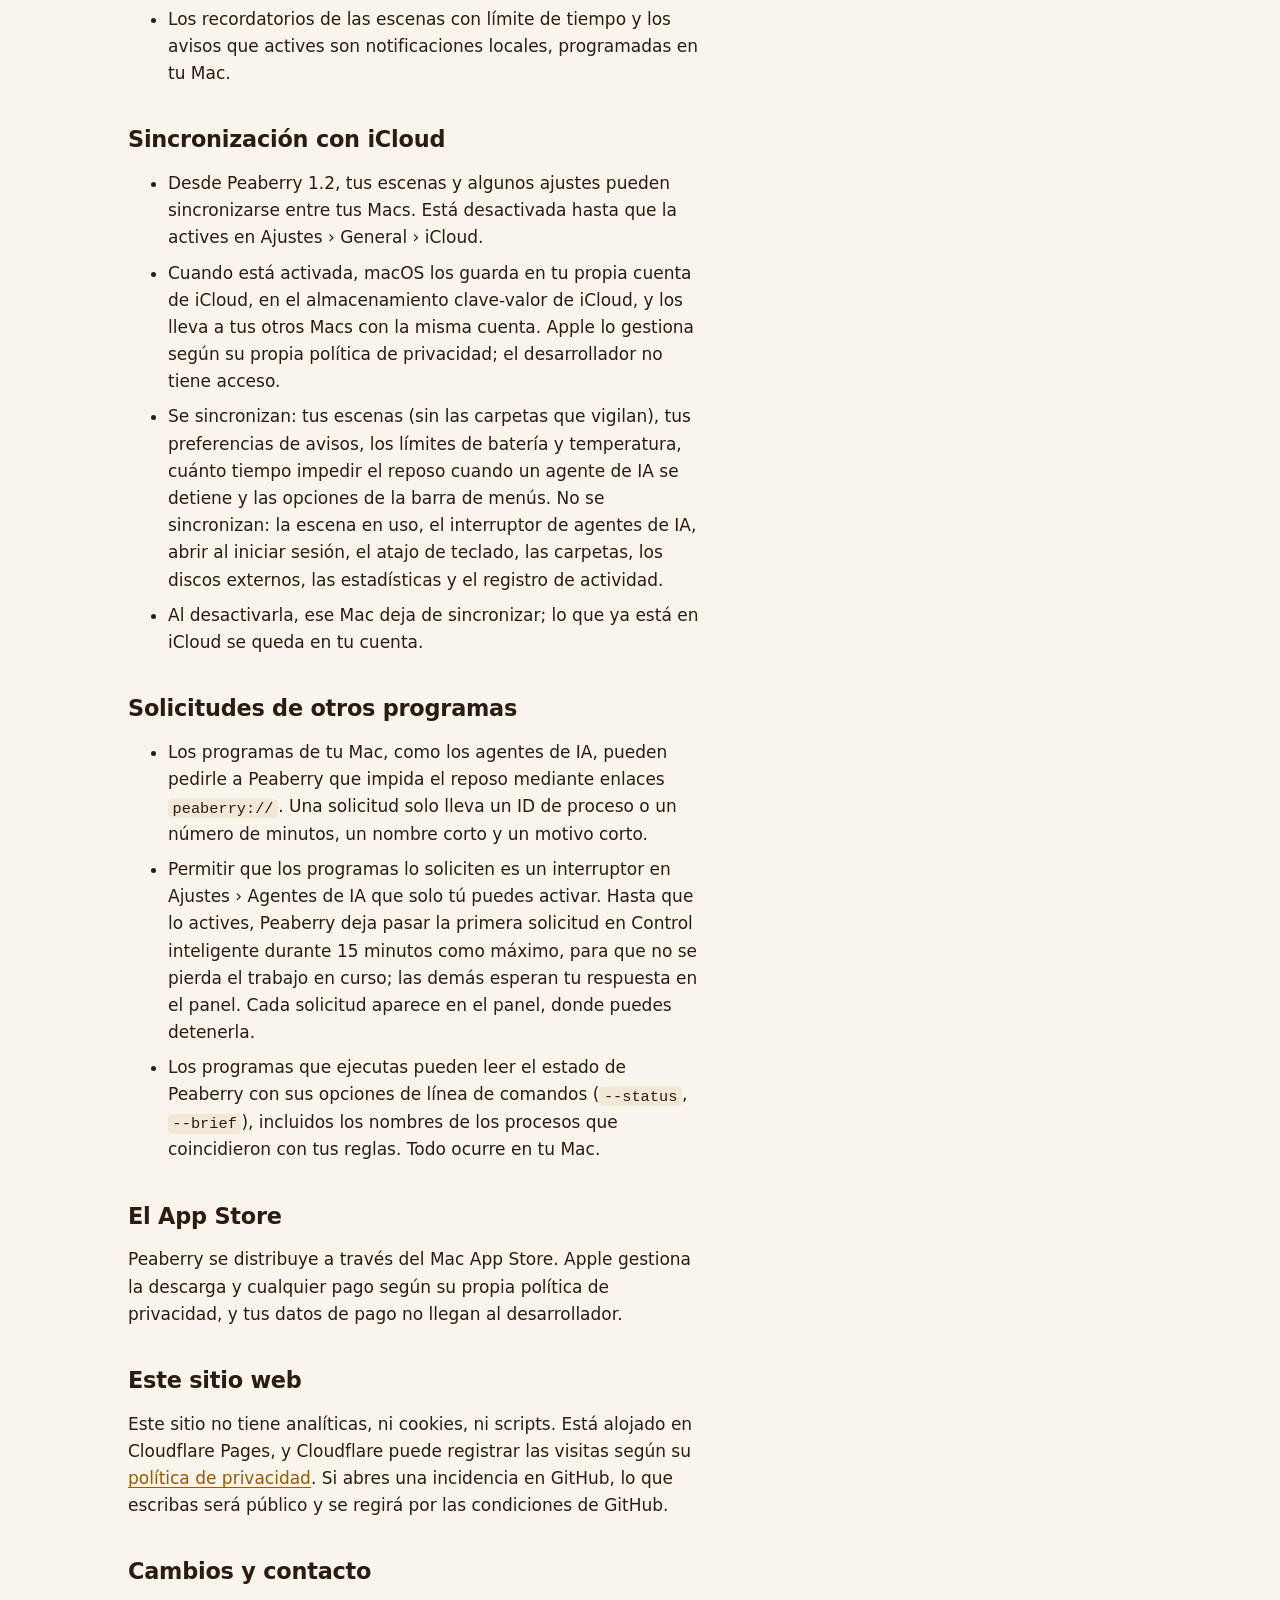
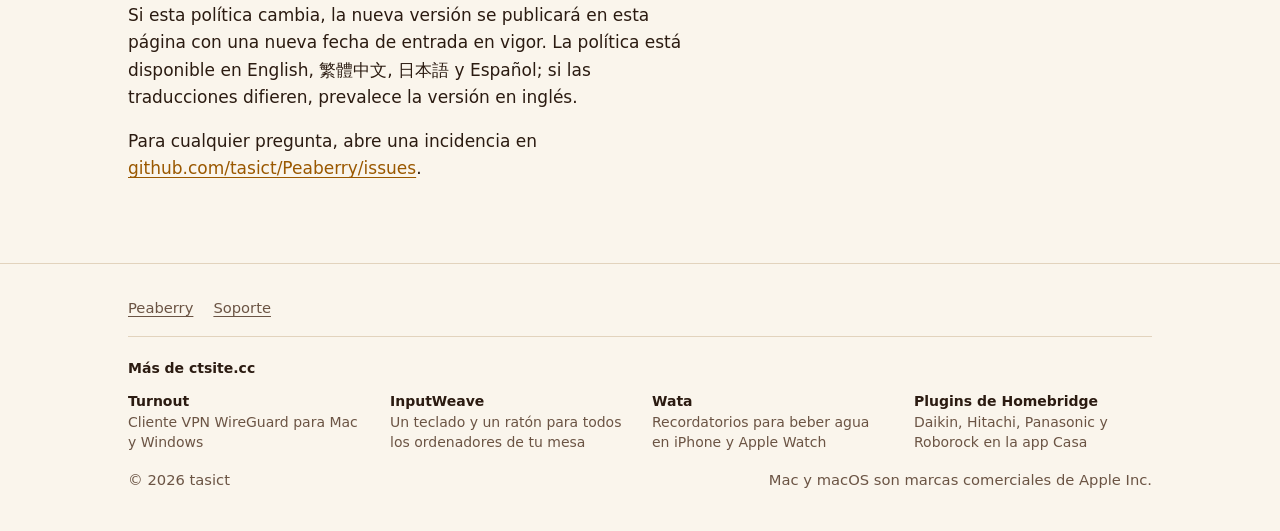
<file: es/privacy.html>
<!doctype html>
<html lang="es">
<head>
<meta charset="utf-8">
<meta name="viewport" content="width=device-width, initial-scale=1">
<meta http-equiv="Content-Security-Policy" content="default-src 'self'; img-src 'self' data:; style-src 'self'; font-src 'self'; object-src 'none'; base-uri 'self'; form-action 'self'; upgrade-insecure-requests">
<title>Política de privacidad de Peaberry</title>
<meta name="description" content="Peaberry no se conecta a la red ni recopila ningún dato. Tus ajustes se quedan en tu Mac.">
<link rel="canonical" href="https://peaberry.ctsite.cc/es/privacy">
<link rel="alternate" hreflang="en" href="https://peaberry.ctsite.cc/privacy">
<link rel="alternate" hreflang="zh-Hant" href="https://peaberry.ctsite.cc/zh-Hant/privacy">
<link rel="alternate" hreflang="ja" href="https://peaberry.ctsite.cc/ja/privacy">
<link rel="alternate" hreflang="es" href="https://peaberry.ctsite.cc/es/privacy">
<link rel="alternate" hreflang="x-default" href="https://peaberry.ctsite.cc/privacy">
<meta name="color-scheme" content="light dark">
<meta name="theme-color" content="#faf5ec" media="(prefers-color-scheme: light)">
<meta name="theme-color" content="#140c08" media="(prefers-color-scheme: dark)">
<link rel="icon" type="image/png" href="../assets/favicon.png">
<link rel="apple-touch-icon" href="../assets/apple-touch-icon.png">
<link rel="stylesheet" href="../assets/site.css">
<meta property="og:type" content="website">
<meta property="og:site_name" content="Peaberry">
<meta property="og:title" content="Política de privacidad de Peaberry">
<meta property="og:description" content="Peaberry no se conecta a la red ni recopila ningún dato. Tus ajustes se quedan en tu Mac.">
<meta property="og:url" content="https://peaberry.ctsite.cc/es/privacy">
<meta property="og:image" content="https://peaberry.ctsite.cc/assets/app-icon.png">
<meta property="og:image:width" content="512">
<meta property="og:image:height" content="512">
<meta property="og:image:alt" content="El icono de la app Peaberry">
<meta property="og:locale" content="es_ES">
<meta name="twitter:card" content="summary">
</head>
<body>
<a class="skip" href="#main">Saltar al contenido</a>

<header class="site-header">
  <div class="wrap">
    <a class="brand" href="./"><img src="../assets/favicon.png" width="32" height="32" alt="">Peaberry</a>
    <nav class="languages" aria-label="Idioma">
      <ul>
        <li><a href="../privacy" hreflang="en" lang="en">English</a></li>
        <li><a href="../zh-Hant/privacy" hreflang="zh-Hant" lang="zh-Hant">繁體中文</a></li>
        <li><a href="../ja/privacy" hreflang="ja" lang="ja">日本語</a></li>
        <li><a href="privacy" hreflang="es" lang="es" aria-current="page">Español</a></li>
      </ul>
    </nav>
  </div>
</header>

<main id="main" class="policy">
  <div class="wrap">
    <h1>Política de privacidad</h1>
    <p class="effective">En vigor desde el 14 de noviembre de 2026</p>

    <p class="short">Peaberry no recopila nada. La app no tiene acceso a la red, así que por sí misma no puede enviar nada a ninguna parte. La única excepción la decides tú: si activas la sincronización con iCloud, macOS sincroniza tus escenas y ajustes con tu propia cuenta de iCloud.</p>

    <h2>Lo que la app no hace</h2>
    <ul>
      <li>No establece ninguna conexión de red. Sus permisos de App Sandbox no incluyen acceso a la red, así que macOS rechazaría cualquier intento de conexión.</li>
      <li>No tiene analíticas, informes de fallos, publicidad ni rastreo, y no hay ninguna cuenta con la que iniciar sesión.</li>
      <li>No recopila datos personales. Su etiqueta de privacidad en el App Store es “Datos no recopilados”.</li>
    </ul>

    <h2>Lo que se queda en tu Mac</h2>
    <ul>
      <li>Tus ajustes, incluidas tus escenas y los nombres de proceso que escribas, se guardan en las preferencias propias de la app y solo salen de tu Mac si activas la sincronización con iCloud (más abajo).</li>
      <li>Para decidir si impide el reposo, Peaberry lee información de tu Mac sobre la marcha: los procesos en ejecución y, de tus propios procesos, sus argumentos y su uso de CPU (solo mientras una regla los necesita); la carga total de la CPU; cuánto tiempo ha pasado desde tu última actividad con el teclado o el puntero; la fuente de alimentación y el nivel de batería; qué otras apps impiden el reposo; los reposos programados; y tu fondo de pantalla, cuando una escena oculta el escritorio tras él. Usa esta información al momento y no la envía a ninguna parte.</li>
      <li>Si instalas la habilidad para agentes de IA eligiendo una carpeta, Peaberry guarda un marcador de esa carpeta para poder actualizar el archivo más adelante.</li>
      <li>Ajustes › Actividad guarda en tu Mac un registro de los últimos 14 días: cuándo y por qué Peaberry impidió el reposo, cuándo lo soltó y cuándo tu Mac entró en reposo y despertó. Las sugerencias de Peaberry se calculan a partir de él, en tu Mac.</li>
      <li>Cuando describes una escena en una frase (macOS 26 o posterior), la frase la lee el modelo de lenguaje integrado en macOS, en tu Mac. No se envía a ninguna parte y no se guarda nada hasta que creas la escena.</li>
      <li>Las carpetas que vigila una escena y los discos externos que elijas se guardan como marcadores. De las carpetas, Peaberry solo nota si cambian sus archivos, sin abrirlos. En cada disco externo escribe un pequeño archivo, <code>.Peaberry-keepawake</code>, para que el disco siga girando mientras se impide el reposo.</li>
      <li>Los recordatorios de las escenas con límite de tiempo y los avisos que actives son notificaciones locales, programadas en tu Mac.</li>
    </ul>

    <h2>Sincronización con iCloud</h2>
    <ul>
      <li>Desde Peaberry 1.2, tus escenas y algunos ajustes pueden sincronizarse entre tus Macs. Está desactivada hasta que la actives en Ajustes › General › iCloud.</li>
      <li>Cuando está activada, macOS los guarda en tu propia cuenta de iCloud, en el almacenamiento clave-valor de iCloud, y los lleva a tus otros Macs con la misma cuenta. Apple lo gestiona según su propia política de privacidad; el desarrollador no tiene acceso.</li>
      <li>Se sincronizan: tus escenas (sin las carpetas que vigilan), tus preferencias de avisos, los límites de batería y temperatura, cuánto tiempo impedir el reposo cuando un agente de IA se detiene y las opciones de la barra de menús. No se sincronizan: la escena en uso, el interruptor de agentes de IA, abrir al iniciar sesión, el atajo de teclado, las carpetas, los discos externos, las estadísticas y el registro de actividad.</li>
      <li>Al desactivarla, ese Mac deja de sincronizar; lo que ya está en iCloud se queda en tu cuenta.</li>
    </ul>

    <h2>Solicitudes de otros programas</h2>
    <ul>
      <li>Los programas de tu Mac, como los agentes de IA, pueden pedirle a Peaberry que impida el reposo mediante enlaces <code>peaberry://</code>. Una solicitud solo lleva un ID de proceso o un número de minutos, un nombre corto y un motivo corto.</li>
      <li>Permitir que los programas lo soliciten es un interruptor en Ajustes › Agentes de IA que solo tú puedes activar. Hasta que lo actives, Peaberry deja pasar la primera solicitud en Control inteligente durante 15 minutos como máximo, para que no se pierda el trabajo en curso; las demás esperan tu respuesta en el panel. Cada solicitud aparece en el panel, donde puedes detenerla.</li>
      <li>Los programas que ejecutas pueden leer el estado de Peaberry con sus opciones de línea de comandos (<code>--status</code>, <code>--brief</code>), incluidos los nombres de los procesos que coincidieron con tus reglas. Todo ocurre en tu Mac.</li>
    </ul>

    <h2>El App Store</h2>
    <p>Peaberry se distribuye a través del Mac App Store. Apple gestiona la descarga y cualquier pago según su propia política de privacidad, y tus datos de pago no llegan al desarrollador.</p>

    <h2>Este sitio web</h2>
    <p>Este sitio no tiene analíticas, ni cookies, ni scripts. Está alojado en Cloudflare Pages, y Cloudflare puede registrar las visitas según su <a href="https://www.cloudflare.com/privacypolicy/">política de privacidad</a>. Si abres una incidencia en GitHub, lo que escribas será público y se regirá por las condiciones de GitHub.</p>

    <h2>Cambios y contacto</h2>
    <p>Si esta política cambia, la nueva versión se publicará en esta página con una nueva fecha de entrada en vigor. La política está disponible en English, 繁體中文, 日本語 y Español; si las traducciones difieren, prevalece la versión en inglés.</p>
    <p>Para cualquier pregunta, abre una incidencia en <a href="https://github.com/tasict/Peaberry/issues">github.com/tasict/Peaberry/issues</a>.</p>
  </div>
</main>

<footer class="site-footer">
  <div class="wrap">
    <p class="footer-links"><a href="./">Peaberry</a> <a href="https://github.com/tasict/Peaberry/issues">Soporte</a></p>
    <nav class="family" aria-label="Más de ctsite.cc">
      <p class="family-title"><a href="https://www.ctsite.cc/" hreflang="en">Más de ctsite.cc</a></p>
      <ul>
        <li><a href="https://turnout.ctsite.cc/es/"><strong>Turnout</strong> Cliente VPN WireGuard para Mac y Windows</a></li>
        <li><a href="https://inputweave.ctsite.cc/" hreflang="en"><strong>InputWeave</strong> Un teclado y un ratón para todos los ordenadores de tu mesa</a></li>
        <li><a href="https://wata.ctsite.cc/es/"><strong>Wata</strong> Recordatorios para beber agua en iPhone y Apple Watch</a></li>
        <li><a href="https://www.ctsite.cc/#smart-home" hreflang="en"><strong>Plugins de Homebridge</strong> Daikin, Hitachi, Panasonic y Roborock en la app Casa</a></li>
      </ul>
    </nav>
    <p>© 2026 tasict</p>
    <p>Mac y macOS son marcas comerciales de Apple Inc.</p>
  </div>
</footer>
</body>
</html>
</file>
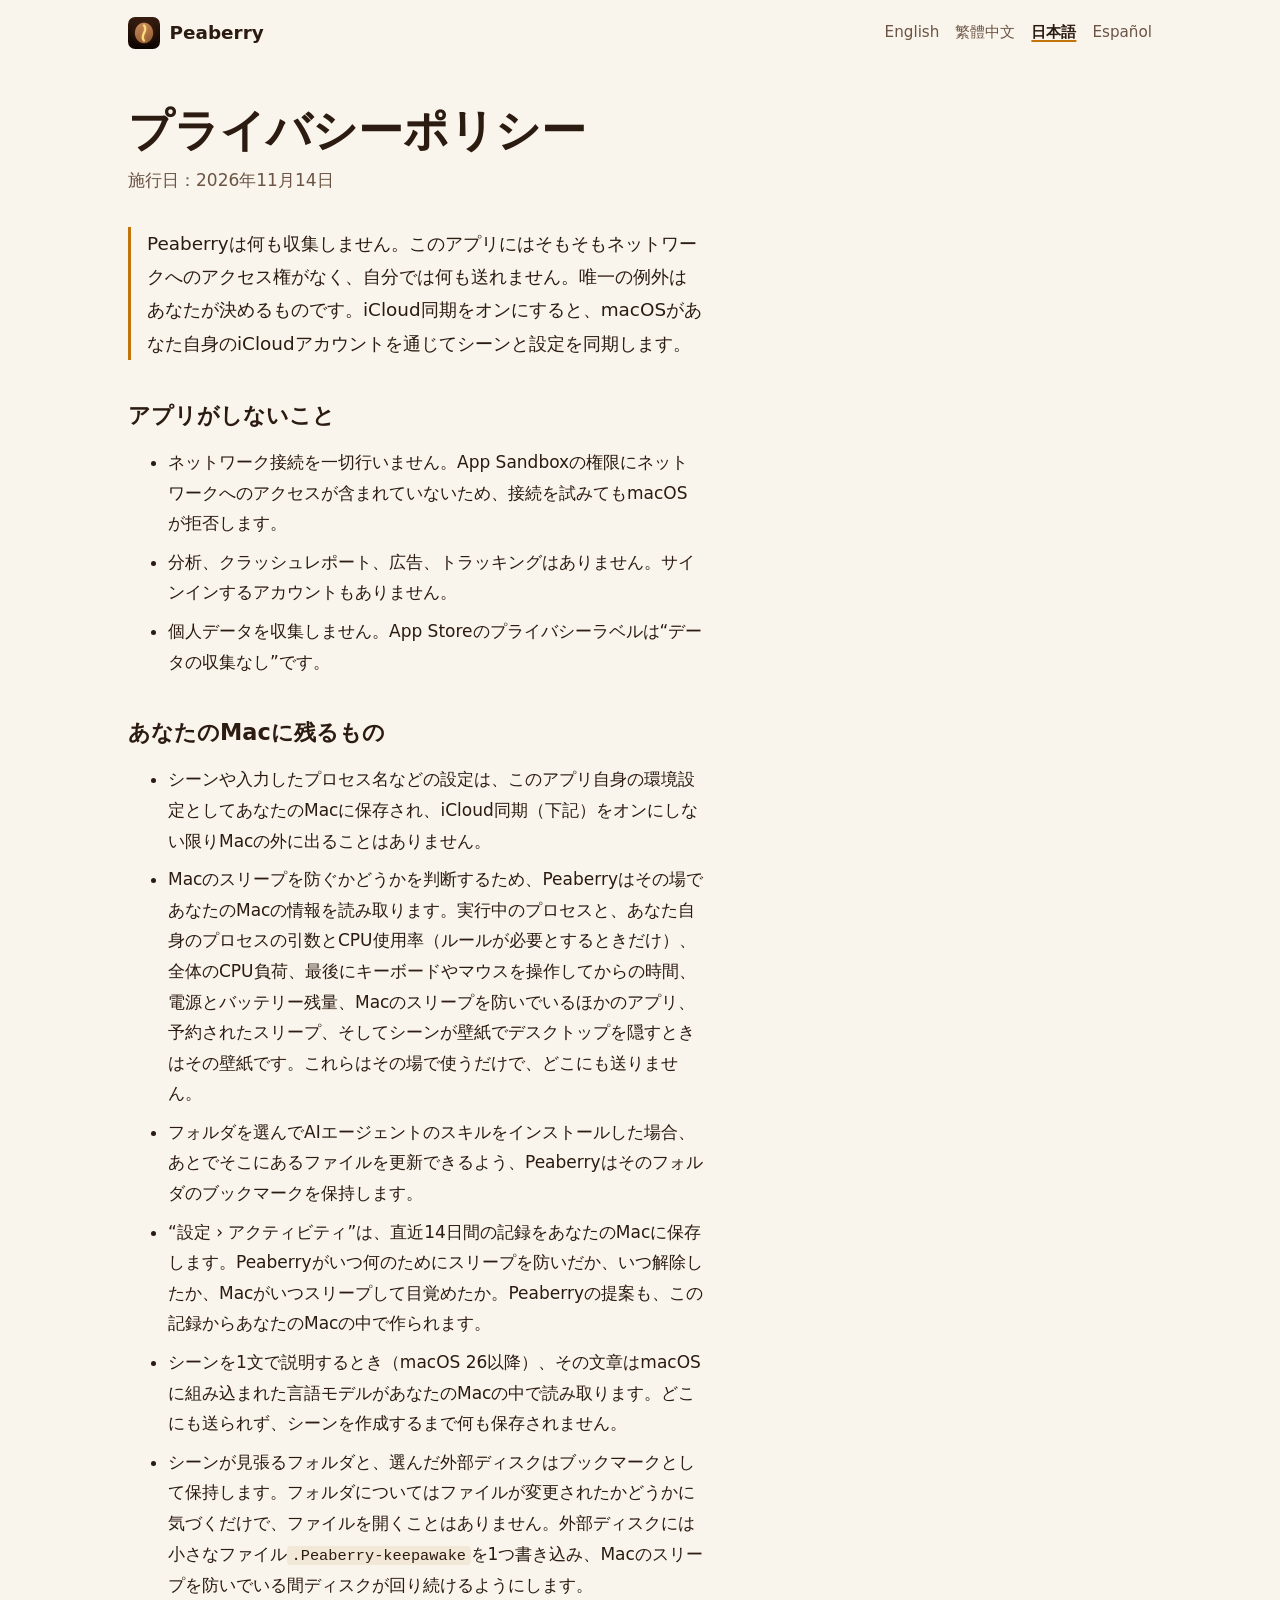
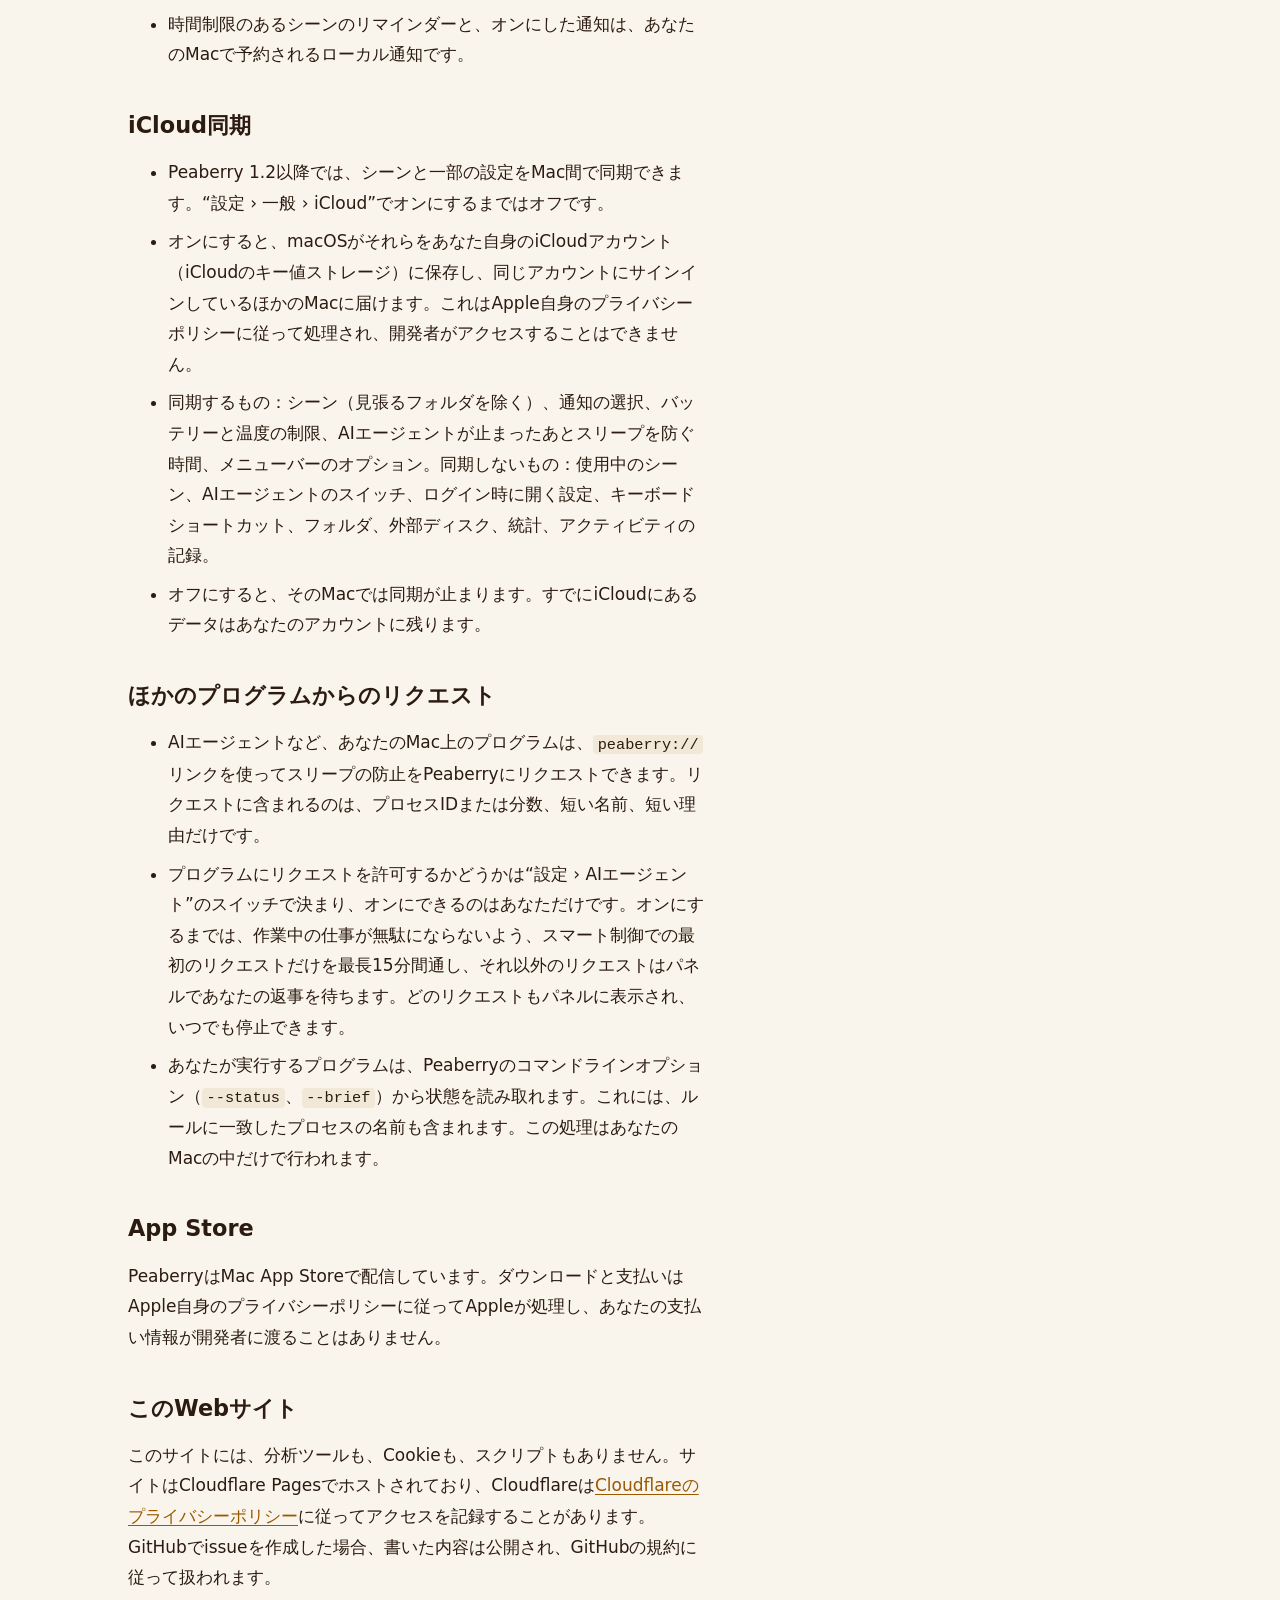
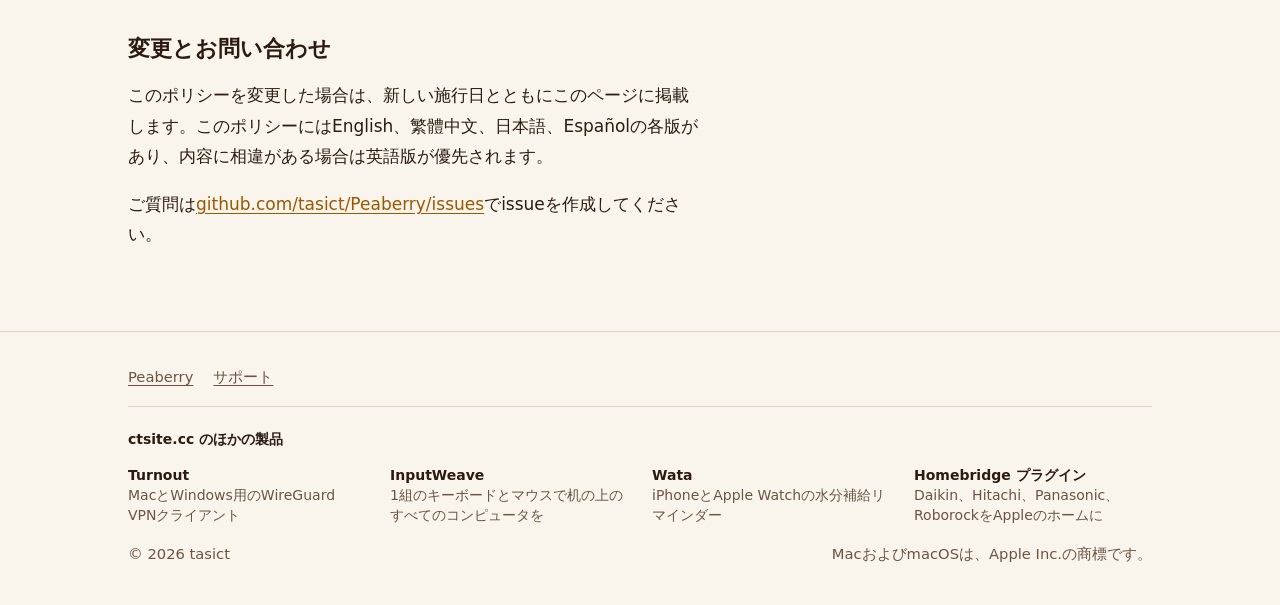
<file: ja/privacy.html>
<!doctype html>
<html lang="ja">
<head>
<meta charset="utf-8">
<meta name="viewport" content="width=device-width, initial-scale=1">
<meta http-equiv="Content-Security-Policy" content="default-src 'self'; img-src 'self' data:; style-src 'self'; font-src 'self'; object-src 'none'; base-uri 'self'; form-action 'self'; upgrade-insecure-requests">
<title>Peaberry プライバシーポリシー</title>
<meta name="description" content="Peaberryはネットワークに接続せず、データも一切収集しません。設定はあなたのMacの中だけにあります。">
<link rel="canonical" href="https://peaberry.ctsite.cc/ja/privacy">
<link rel="alternate" hreflang="en" href="https://peaberry.ctsite.cc/privacy">
<link rel="alternate" hreflang="zh-Hant" href="https://peaberry.ctsite.cc/zh-Hant/privacy">
<link rel="alternate" hreflang="ja" href="https://peaberry.ctsite.cc/ja/privacy">
<link rel="alternate" hreflang="es" href="https://peaberry.ctsite.cc/es/privacy">
<link rel="alternate" hreflang="x-default" href="https://peaberry.ctsite.cc/privacy">
<meta name="color-scheme" content="light dark">
<meta name="theme-color" content="#faf5ec" media="(prefers-color-scheme: light)">
<meta name="theme-color" content="#140c08" media="(prefers-color-scheme: dark)">
<link rel="icon" type="image/png" href="../assets/favicon.png">
<link rel="apple-touch-icon" href="../assets/apple-touch-icon.png">
<link rel="stylesheet" href="../assets/site.css">
<meta property="og:type" content="website">
<meta property="og:site_name" content="Peaberry">
<meta property="og:title" content="Peaberry プライバシーポリシー">
<meta property="og:description" content="Peaberryはネットワークに接続せず、データも一切収集しません。設定はあなたのMacの中だけにあります。">
<meta property="og:url" content="https://peaberry.ctsite.cc/ja/privacy">
<meta property="og:image" content="https://peaberry.ctsite.cc/assets/app-icon.png">
<meta property="og:image:width" content="512">
<meta property="og:image:height" content="512">
<meta property="og:image:alt" content="Peaberryのアプリアイコン">
<meta property="og:locale" content="ja_JP">
<meta name="twitter:card" content="summary">
</head>
<body>
<a class="skip" href="#main">本文へスキップ</a>

<header class="site-header">
  <div class="wrap">
    <a class="brand" href="./"><img src="../assets/favicon.png" width="32" height="32" alt="">Peaberry</a>
    <nav class="languages" aria-label="言語">
      <ul>
        <li><a href="../privacy" hreflang="en" lang="en">English</a></li>
        <li><a href="../zh-Hant/privacy" hreflang="zh-Hant" lang="zh-Hant">繁體中文</a></li>
        <li><a href="privacy" hreflang="ja" lang="ja" aria-current="page">日本語</a></li>
        <li><a href="../es/privacy" hreflang="es" lang="es">Español</a></li>
      </ul>
    </nav>
  </div>
</header>

<main id="main" class="policy">
  <div class="wrap">
    <h1>プライバシーポリシー</h1>
    <p class="effective">施行日：2026年11月14日</p>

    <p class="short">Peaberryは何も収集しません。このアプリにはそもそもネットワークへのアクセス権がなく、自分では何も送れません。唯一の例外はあなたが決めるものです。iCloud同期をオンにすると、macOSがあなた自身のiCloudアカウントを通じてシーンと設定を同期します。</p>

    <h2>アプリがしないこと</h2>
    <ul>
      <li>ネットワーク接続を一切行いません。App Sandboxの権限にネットワークへのアクセスが含まれていないため、接続を試みてもmacOSが拒否します。</li>
      <li>分析、クラッシュレポート、広告、トラッキングはありません。サインインするアカウントもありません。</li>
      <li>個人データを収集しません。App Storeのプライバシーラベルは“データの収集なし”です。</li>
    </ul>

    <h2>あなたのMacに残るもの</h2>
    <ul>
      <li>シーンや入力したプロセス名などの設定は、このアプリ自身の環境設定としてあなたのMacに保存され、iCloud同期（下記）をオンにしない限りMacの外に出ることはありません。</li>
      <li>Macのスリープを防ぐかどうかを判断するため、Peaberryはその場であなたのMacの情報を読み取ります。実行中のプロセスと、あなた自身のプロセスの引数とCPU使用率（ルールが必要とするときだけ）、全体のCPU負荷、最後にキーボードやマウスを操作してからの時間、電源とバッテリー残量、Macのスリープを防いでいるほかのアプリ、予約されたスリープ、そしてシーンが壁紙でデスクトップを隠すときはその壁紙です。これらはその場で使うだけで、どこにも送りません。</li>
      <li>フォルダを選んでAIエージェントのスキルをインストールした場合、あとでそこにあるファイルを更新できるよう、Peaberryはそのフォルダのブックマークを保持します。</li>
      <li>“設定 › アクティビティ”は、直近14日間の記録をあなたのMacに保存します。Peaberryがいつ何のためにスリープを防いだか、いつ解除したか、Macがいつスリープして目覚めたか。Peaberryの提案も、この記録からあなたのMacの中で作られます。</li>
      <li>シーンを1文で説明するとき（macOS 26以降）、その文章はmacOSに組み込まれた言語モデルがあなたのMacの中で読み取ります。どこにも送られず、シーンを作成するまで何も保存されません。</li>
      <li>シーンが見張るフォルダと、選んだ外部ディスクはブックマークとして保持します。フォルダについてはファイルが変更されたかどうかに気づくだけで、ファイルを開くことはありません。外部ディスクには小さなファイル<code>.Peaberry-keepawake</code>を1つ書き込み、Macのスリープを防いでいる間ディスクが回り続けるようにします。</li>
      <li>時間制限のあるシーンのリマインダーと、オンにした通知は、あなたのMacで予約されるローカル通知です。</li>
    </ul>

    <h2>iCloud同期</h2>
    <ul>
      <li>Peaberry 1.2以降では、シーンと一部の設定をMac間で同期できます。“設定 › 一般 › iCloud”でオンにするまではオフです。</li>
      <li>オンにすると、macOSがそれらをあなた自身のiCloudアカウント（iCloudのキー値ストレージ）に保存し、同じアカウントにサインインしているほかのMacに届けます。これはApple自身のプライバシーポリシーに従って処理され、開発者がアクセスすることはできません。</li>
      <li>同期するもの：シーン（見張るフォルダを除く）、通知の選択、バッテリーと温度の制限、AIエージェントが止まったあとスリープを防ぐ時間、メニューバーのオプション。同期しないもの：使用中のシーン、AIエージェントのスイッチ、ログイン時に開く設定、キーボードショートカット、フォルダ、外部ディスク、統計、アクティビティの記録。</li>
      <li>オフにすると、そのMacでは同期が止まります。すでにiCloudにあるデータはあなたのアカウントに残ります。</li>
    </ul>

    <h2>ほかのプログラムからのリクエスト</h2>
    <ul>
      <li>AIエージェントなど、あなたのMac上のプログラムは、<code>peaberry://</code>リンクを使ってスリープの防止をPeaberryにリクエストできます。リクエストに含まれるのは、プロセスIDまたは分数、短い名前、短い理由だけです。</li>
      <li>プログラムにリクエストを許可するかどうかは“設定 › AIエージェント”のスイッチで決まり、オンにできるのはあなただけです。オンにするまでは、作業中の仕事が無駄にならないよう、スマート制御での最初のリクエストだけを最長15分間通し、それ以外のリクエストはパネルであなたの返事を待ちます。どのリクエストもパネルに表示され、いつでも停止できます。</li>
      <li>あなたが実行するプログラムは、Peaberryのコマンドラインオプション（<code>--status</code>、<code>--brief</code>）から状態を読み取れます。これには、ルールに一致したプロセスの名前も含まれます。この処理はあなたのMacの中だけで行われます。</li>
    </ul>

    <h2>App Store</h2>
    <p>PeaberryはMac App Storeで配信しています。ダウンロードと支払いはApple自身のプライバシーポリシーに従ってAppleが処理し、あなたの支払い情報が開発者に渡ることはありません。</p>

    <h2>このWebサイト</h2>
    <p>このサイトには、分析ツールも、Cookieも、スクリプトもありません。サイトはCloudflare Pagesでホストされており、Cloudflareは<a href="https://www.cloudflare.com/privacypolicy/">Cloudflareのプライバシーポリシー</a>に従ってアクセスを記録することがあります。GitHubでissueを作成した場合、書いた内容は公開され、GitHubの規約に従って扱われます。</p>

    <h2>変更とお問い合わせ</h2>
    <p>このポリシーを変更した場合は、新しい施行日とともにこのページに掲載します。このポリシーにはEnglish、繁體中文、日本語、Españolの各版があり、内容に相違がある場合は英語版が優先されます。</p>
    <p>ご質問は<a href="https://github.com/tasict/Peaberry/issues">github.com/tasict/Peaberry/issues</a>でissueを作成してください。</p>
  </div>
</main>

<footer class="site-footer">
  <div class="wrap">
    <p class="footer-links"><a href="./">Peaberry</a> <a href="https://github.com/tasict/Peaberry/issues">サポート</a></p>
    <nav class="family" aria-label="ctsite.cc のほかの製品">
      <p class="family-title"><a href="https://www.ctsite.cc/" hreflang="en">ctsite.cc のほかの製品</a></p>
      <ul>
        <li><a href="https://turnout.ctsite.cc/ja/"><strong>Turnout</strong> MacとWindows用のWireGuard VPNクライアント</a></li>
        <li><a href="https://inputweave.ctsite.cc/" hreflang="en"><strong>InputWeave</strong> 1組のキーボードとマウスで机の上のすべてのコンピュータを</a></li>
        <li><a href="https://wata.ctsite.cc/ja/"><strong>Wata</strong> iPhoneとApple Watchの水分補給リマインダー</a></li>
        <li><a href="https://www.ctsite.cc/#smart-home" hreflang="en"><strong>Homebridge プラグイン</strong> Daikin、Hitachi、Panasonic、RoborockをAppleのホームに</a></li>
      </ul>
    </nav>
    <p>© 2026 tasict</p>
    <p>MacおよびmacOSは、Apple Inc.の商標です。</p>
  </div>
</footer>
</body>
</html>
</file>
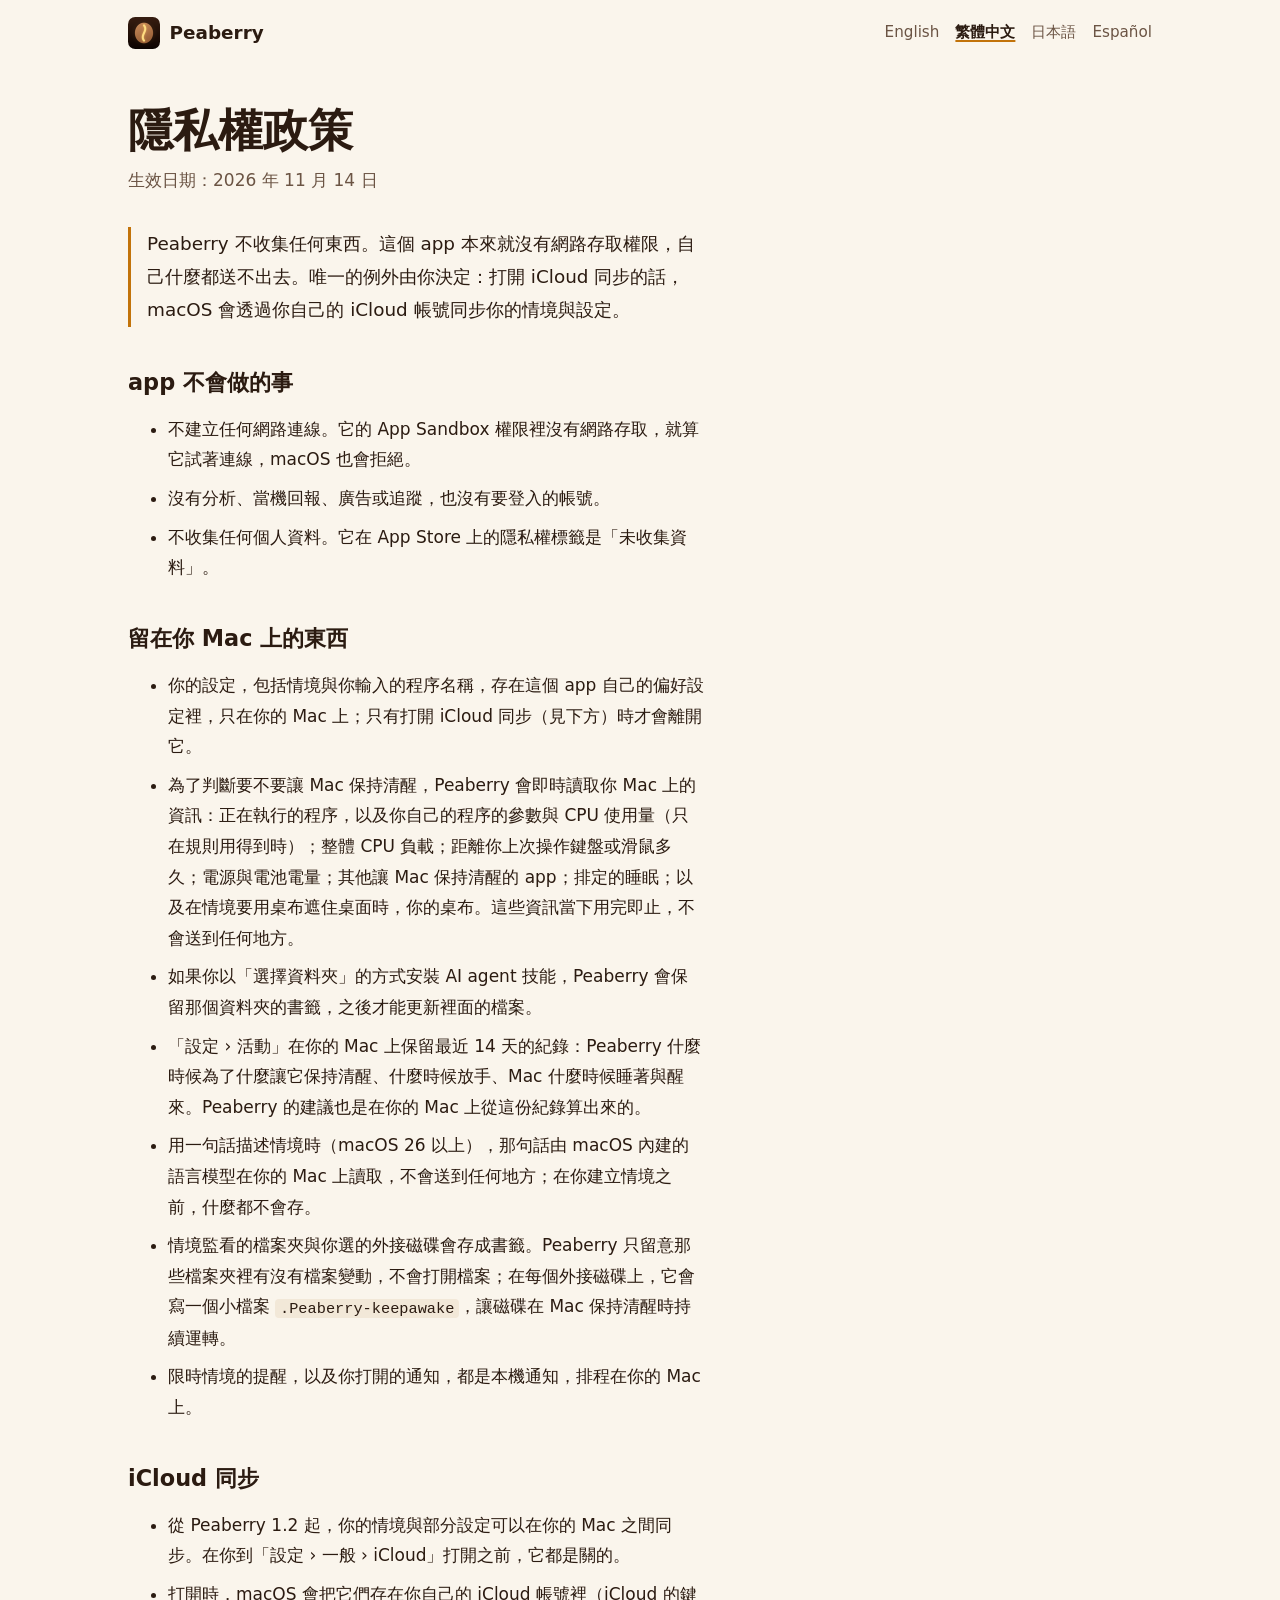
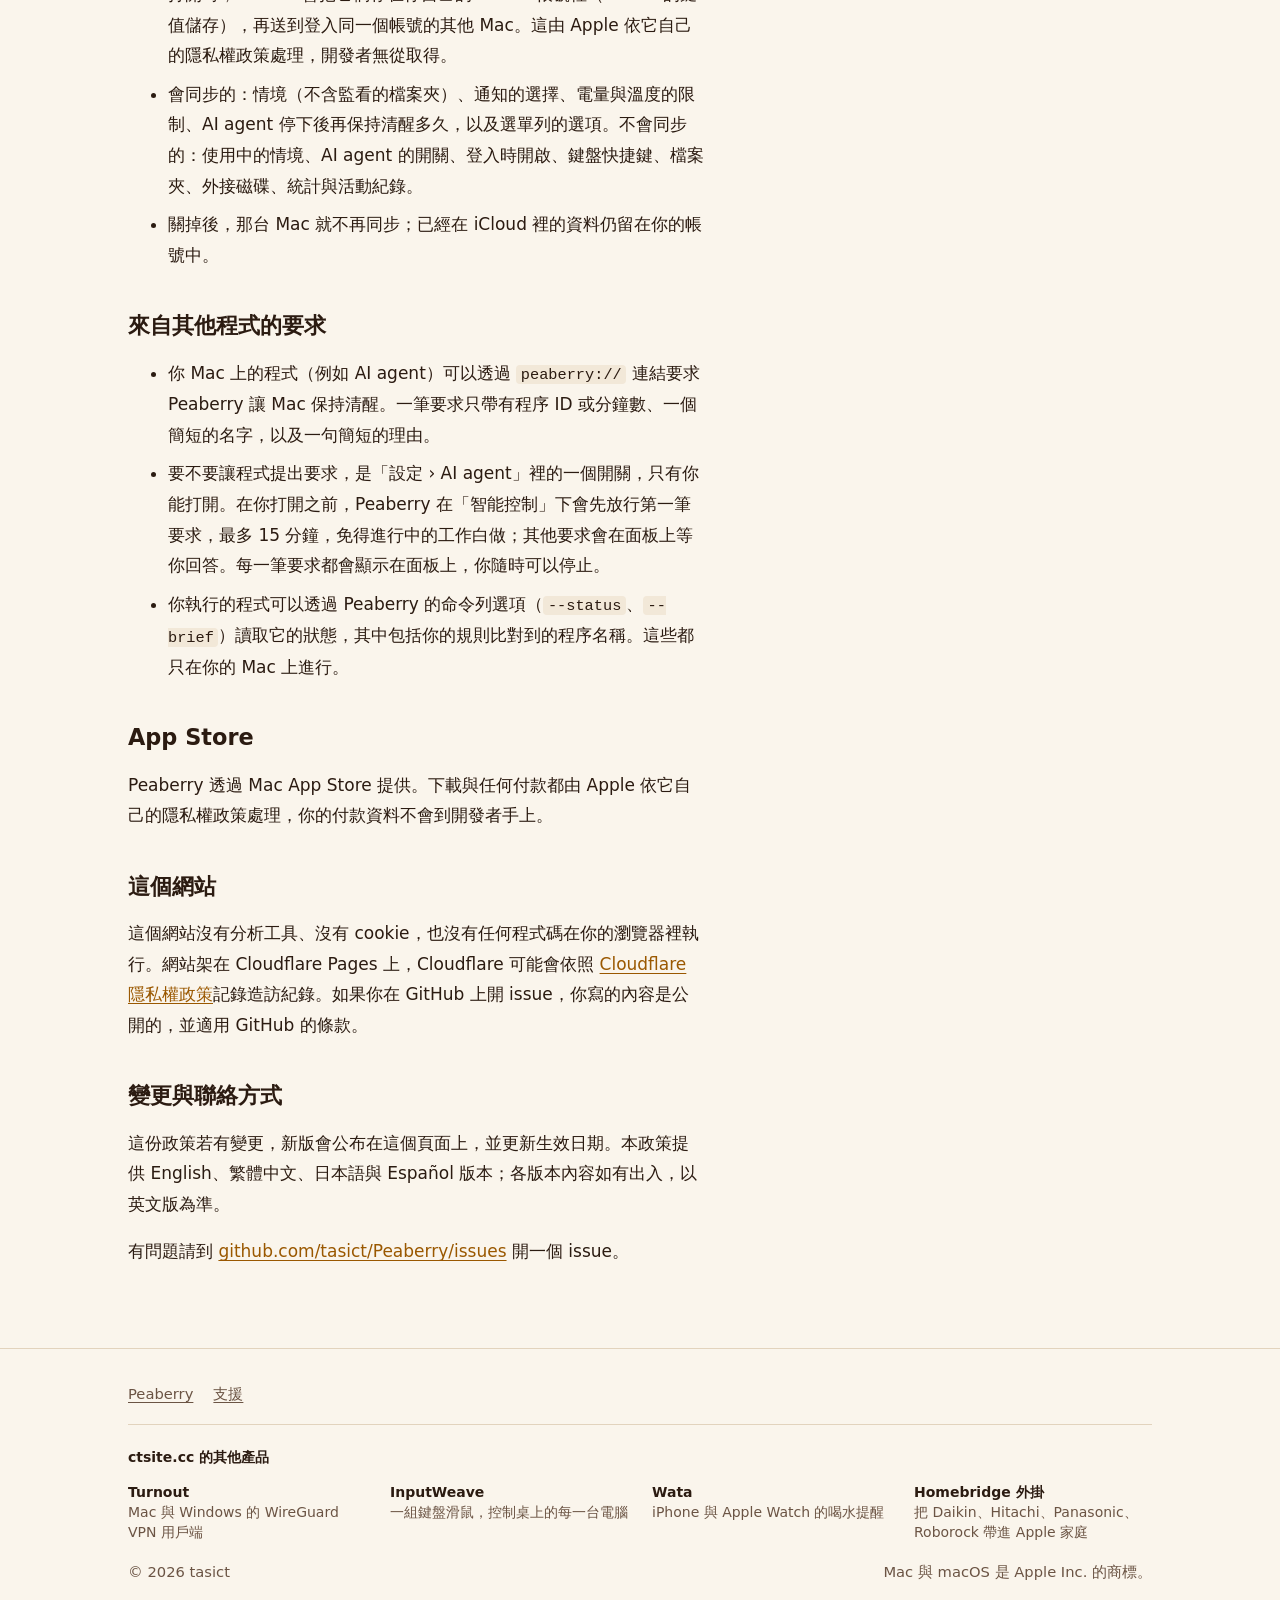
<file: zh-Hant/privacy.html>
<!doctype html>
<html lang="zh-Hant">
<head>
<meta charset="utf-8">
<meta name="viewport" content="width=device-width, initial-scale=1">
<meta http-equiv="Content-Security-Policy" content="default-src 'self'; img-src 'self' data:; style-src 'self'; font-src 'self'; object-src 'none'; base-uri 'self'; form-action 'self'; upgrade-insecure-requests">
<title>Peaberry 隱私權政策</title>
<meta name="description" content="Peaberry 不連上網路，也不收集任何資料。你的設定只存在你的 Mac 上。">
<link rel="canonical" href="https://peaberry.ctsite.cc/zh-Hant/privacy">
<link rel="alternate" hreflang="en" href="https://peaberry.ctsite.cc/privacy">
<link rel="alternate" hreflang="zh-Hant" href="https://peaberry.ctsite.cc/zh-Hant/privacy">
<link rel="alternate" hreflang="ja" href="https://peaberry.ctsite.cc/ja/privacy">
<link rel="alternate" hreflang="es" href="https://peaberry.ctsite.cc/es/privacy">
<link rel="alternate" hreflang="x-default" href="https://peaberry.ctsite.cc/privacy">
<meta name="color-scheme" content="light dark">
<meta name="theme-color" content="#faf5ec" media="(prefers-color-scheme: light)">
<meta name="theme-color" content="#140c08" media="(prefers-color-scheme: dark)">
<link rel="icon" type="image/png" href="../assets/favicon.png">
<link rel="apple-touch-icon" href="../assets/apple-touch-icon.png">
<link rel="stylesheet" href="../assets/site.css">
<meta property="og:type" content="website">
<meta property="og:site_name" content="Peaberry">
<meta property="og:title" content="Peaberry 隱私權政策">
<meta property="og:description" content="Peaberry 不連上網路，也不收集任何資料。你的設定只存在你的 Mac 上。">
<meta property="og:url" content="https://peaberry.ctsite.cc/zh-Hant/privacy">
<meta property="og:image" content="https://peaberry.ctsite.cc/assets/app-icon.png">
<meta property="og:image:width" content="512">
<meta property="og:image:height" content="512">
<meta property="og:image:alt" content="Peaberry 的 App 圖示">
<meta property="og:locale" content="zh_TW">
<meta name="twitter:card" content="summary">
</head>
<body>
<a class="skip" href="#main">跳到主要內容</a>

<header class="site-header">
  <div class="wrap">
    <a class="brand" href="./"><img src="../assets/favicon.png" width="32" height="32" alt="">Peaberry</a>
    <nav class="languages" aria-label="語言">
      <ul>
        <li><a href="../privacy" hreflang="en" lang="en">English</a></li>
        <li><a href="privacy" hreflang="zh-Hant" lang="zh-Hant" aria-current="page">繁體中文</a></li>
        <li><a href="../ja/privacy" hreflang="ja" lang="ja">日本語</a></li>
        <li><a href="../es/privacy" hreflang="es" lang="es">Español</a></li>
      </ul>
    </nav>
  </div>
</header>

<main id="main" class="policy">
  <div class="wrap">
    <h1>隱私權政策</h1>
    <p class="effective">生效日期：2026 年 11 月 14 日</p>

    <p class="short">Peaberry 不收集任何東西。這個 app 本來就沒有網路存取權限，自己什麼都送不出去。唯一的例外由你決定：打開 iCloud 同步的話，macOS 會透過你自己的 iCloud 帳號同步你的情境與設定。</p>

    <h2>app 不會做的事</h2>
    <ul>
      <li>不建立任何網路連線。它的 App Sandbox 權限裡沒有網路存取，就算它試著連線，macOS 也會拒絕。</li>
      <li>沒有分析、當機回報、廣告或追蹤，也沒有要登入的帳號。</li>
      <li>不收集任何個人資料。它在 App Store 上的隱私權標籤是「未收集資料」。</li>
    </ul>

    <h2>留在你 Mac 上的東西</h2>
    <ul>
      <li>你的設定，包括情境與你輸入的程序名稱，存在這個 app 自己的偏好設定裡，只在你的 Mac 上；只有打開 iCloud 同步（見下方）時才會離開它。</li>
      <li>為了判斷要不要讓 Mac 保持清醒，Peaberry 會即時讀取你 Mac 上的資訊：正在執行的程序，以及你自己的程序的參數與 CPU 使用量（只在規則用得到時）；整體 CPU 負載；距離你上次操作鍵盤或滑鼠多久；電源與電池電量；其他讓 Mac 保持清醒的 app；排定的睡眠；以及在情境要用桌布遮住桌面時，你的桌布。這些資訊當下用完即止，不會送到任何地方。</li>
      <li>如果你以「選擇資料夾」的方式安裝 AI agent 技能，Peaberry 會保留那個資料夾的書籤，之後才能更新裡面的檔案。</li>
      <li>「設定 › 活動」在你的 Mac 上保留最近 14 天的紀錄：Peaberry 什麼時候為了什麼讓它保持清醒、什麼時候放手、Mac 什麼時候睡著與醒來。Peaberry 的建議也是在你的 Mac 上從這份紀錄算出來的。</li>
      <li>用一句話描述情境時（macOS 26 以上），那句話由 macOS 內建的語言模型在你的 Mac 上讀取，不會送到任何地方；在你建立情境之前，什麼都不會存。</li>
      <li>情境監看的檔案夾與你選的外接磁碟會存成書籤。Peaberry 只留意那些檔案夾裡有沒有檔案變動，不會打開檔案；在每個外接磁碟上，它會寫一個小檔案 <code>.Peaberry-keepawake</code>，讓磁碟在 Mac 保持清醒時持續運轉。</li>
      <li>限時情境的提醒，以及你打開的通知，都是本機通知，排程在你的 Mac 上。</li>
    </ul>

    <h2>iCloud 同步</h2>
    <ul>
      <li>從 Peaberry 1.2 起，你的情境與部分設定可以在你的 Mac 之間同步。在你到「設定 › 一般 › iCloud」打開之前，它都是關的。</li>
      <li>打開時，macOS 會把它們存在你自己的 iCloud 帳號裡（iCloud 的鍵值儲存），再送到登入同一個帳號的其他 Mac。這由 Apple 依它自己的隱私權政策處理，開發者無從取得。</li>
      <li>會同步的：情境（不含監看的檔案夾）、通知的選擇、電量與溫度的限制、AI agent 停下後再保持清醒多久，以及選單列的選項。不會同步的：使用中的情境、AI agent 的開關、登入時開啟、鍵盤快捷鍵、檔案夾、外接磁碟、統計與活動紀錄。</li>
      <li>關掉後，那台 Mac 就不再同步；已經在 iCloud 裡的資料仍留在你的帳號中。</li>
    </ul>

    <h2>來自其他程式的要求</h2>
    <ul>
      <li>你 Mac 上的程式（例如 AI agent）可以透過 <code>peaberry://</code> 連結要求 Peaberry 讓 Mac 保持清醒。一筆要求只帶有程序 ID 或分鐘數、一個簡短的名字，以及一句簡短的理由。</li>
      <li>要不要讓程式提出要求，是「設定 › AI agent」裡的一個開關，只有你能打開。在你打開之前，Peaberry 在「智能控制」下會先放行第一筆要求，最多 15 分鐘，免得進行中的工作白做；其他要求會在面板上等你回答。每一筆要求都會顯示在面板上，你隨時可以停止。</li>
      <li>你執行的程式可以透過 Peaberry 的命令列選項（<code>--status</code>、<code>--brief</code>）讀取它的狀態，其中包括你的規則比對到的程序名稱。這些都只在你的 Mac 上進行。</li>
    </ul>

    <h2>App Store</h2>
    <p>Peaberry 透過 Mac App Store 提供。下載與任何付款都由 Apple 依它自己的隱私權政策處理，你的付款資料不會到開發者手上。</p>

    <h2>這個網站</h2>
    <p>這個網站沒有分析工具、沒有 cookie，也沒有任何程式碼在你的瀏覽器裡執行。網站架在 Cloudflare Pages 上，Cloudflare 可能會依照 <a href="https://www.cloudflare.com/privacypolicy/">Cloudflare 隱私權政策</a>記錄造訪紀錄。如果你在 GitHub 上開 issue，你寫的內容是公開的，並適用 GitHub 的條款。</p>

    <h2>變更與聯絡方式</h2>
    <p>這份政策若有變更，新版會公布在這個頁面上，並更新生效日期。本政策提供 English、繁體中文、日本語與 Español 版本；各版本內容如有出入，以英文版為準。</p>
    <p>有問題請到 <a href="https://github.com/tasict/Peaberry/issues">github.com/tasict/Peaberry/issues</a> 開一個 issue。</p>
  </div>
</main>

<footer class="site-footer">
  <div class="wrap">
    <p class="footer-links"><a href="./">Peaberry</a> <a href="https://github.com/tasict/Peaberry/issues">支援</a></p>
    <nav class="family" aria-label="ctsite.cc 的其他產品">
      <p class="family-title"><a href="https://www.ctsite.cc/" hreflang="en">ctsite.cc 的其他產品</a></p>
      <ul>
        <li><a href="https://turnout.ctsite.cc/zh-Hant/"><strong>Turnout</strong> Mac 與 Windows 的 WireGuard VPN 用戶端</a></li>
        <li><a href="https://inputweave.ctsite.cc/zh-Hant/"><strong>InputWeave</strong> 一組鍵盤滑鼠，控制桌上的每一台電腦</a></li>
        <li><a href="https://wata.ctsite.cc/zh-Hant/"><strong>Wata</strong> iPhone 與 Apple Watch 的喝水提醒</a></li>
        <li><a href="https://www.ctsite.cc/#smart-home" hreflang="en"><strong>Homebridge 外掛</strong> 把 Daikin、Hitachi、Panasonic、Roborock 帶進 Apple 家庭</a></li>
      </ul>
    </nav>
    <p>© 2026 tasict</p>
    <p>Mac 與 macOS 是 Apple Inc. 的商標。</p>
  </div>
</footer>
</body>
</html>
</file>
<file: assets/site.css>
/* Peaberry site. One stylesheet, no build step.
   Colour follows the app: amber is the light inside the bean (the app's
   "awake" colour), the ground is crema in light mode and the icon's deep
   roast in dark mode. Amber marks state and links; nothing else is coloured. */

:root {
  color-scheme: light dark;

  --bg: #faf5ec;
  --bg-sunk: #f2e8d8;
  --ink: #2b1b11;
  --ink-muted: #6b5444;
  --rule: #e2d3bd;
  --amber: #c2730a;        /* Palette.awake, light */
  --amber-ink: #9a5800;    /* amber dark enough for text on crema (4.9:1) */
  --winding: #9c6b2f;      /* Palette.winding, light */
  --code-bg: #1e130c;
  --code-ink: #f2e6d5;
  --code-muted: #a8907a;
  --code-accent: #ffb224;
  --bar-idle: #e7dac6;

  --font: system-ui, -apple-system, BlinkMacSystemFont, "Segoe UI", Roboto,
          "Helvetica Neue", Arial, sans-serif;
  --font-display: ui-rounded, "SF Pro Rounded", system-ui, -apple-system,
          BlinkMacSystemFont, "Segoe UI", Roboto, "Helvetica Neue", Arial, sans-serif;
  --font-mono: ui-monospace, "SF Mono", SFMono-Regular, Menlo, Consolas, monospace;

  --gutter: 16px;
  --wide: 68rem;
  --measure: 36rem;
}

:root:lang(zh-Hant) {
  --font: -apple-system, BlinkMacSystemFont, "PingFang TC", "Noto Sans TC",
          "Microsoft JhengHei", system-ui, sans-serif;
  --font-display: ui-rounded, -apple-system, BlinkMacSystemFont, "PingFang TC",
          "Noto Sans TC", "Microsoft JhengHei", system-ui, sans-serif;
}

:root:lang(ja) {
  --font: -apple-system, BlinkMacSystemFont, "Hiragino Sans",
          "Hiragino Kaku Gothic ProN", "Noto Sans JP", "Yu Gothic", Meiryo,
          system-ui, sans-serif;
  --font-display: ui-rounded, -apple-system, BlinkMacSystemFont, "Hiragino Sans",
          "Hiragino Kaku Gothic ProN", "Noto Sans JP", "Yu Gothic", Meiryo,
          system-ui, sans-serif;
}

@media (prefers-color-scheme: dark) {
  :root {
    --bg: #140c08;
    --bg-sunk: #1f140e;
    --ink: #f2e6d5;
    --ink-muted: #bca48d;
    --rule: #3a2a1e;
    --amber: #ffb224;      /* Palette.awake, dark */
    --amber-ink: #ffb224;
    --winding: #c9a264;    /* Palette.winding, dark */
    --code-bg: #0b0604;
    --code-ink: #f2e6d5;
    --code-muted: #8f7863;
    --code-accent: #ffb224;
    --bar-idle: #2c1f16;
  }
}

@media (min-width: 40rem) {
  :root { --gutter: 32px; }
}

*, *::before, *::after { box-sizing: border-box; }

html {
  -webkit-text-size-adjust: 100%;
  text-size-adjust: 100%;
}

body {
  margin: 0;
  background: var(--bg);
  color: var(--ink);
  font-family: var(--font);
  font-size: 1.0625rem;
  line-height: 1.6;
  overflow-wrap: break-word;
}

:lang(zh-Hant) body, :lang(ja) body { line-height: 1.8; }

img { max-width: 100%; height: auto; display: block; }

a { color: var(--amber-ink); text-underline-offset: 0.18em; }
a:hover { text-decoration-thickness: 2px; }

:focus-visible {
  outline: 3px solid var(--amber);
  outline-offset: 3px;
  border-radius: 4px;
}

code, pre, kbd { font-family: var(--font-mono); font-size: 0.9em; }

p code, li code, dd code, td code {
  background: var(--bg-sunk);
  border-radius: 4px;
  padding: 0.05em 0.3em;
  overflow-wrap: break-word;
}

.skip {
  position: absolute;
  left: var(--gutter);
  top: -4rem;
  background: var(--ink);
  color: var(--bg);
  padding: 0.5rem 0.75rem;
  border-radius: 6px;
  z-index: 10;
}
.skip:focus { top: 0.75rem; }

.wrap {
  max-width: var(--wide);
  margin: 0 auto;
  padding-inline: var(--gutter);
}

/* Header ---------------------------------------------------------------- */

.site-header .wrap {
  display: flex;
  flex-wrap: wrap;
  align-items: center;
  justify-content: space-between;
  gap: 0.5rem 1.5rem;
  padding-block: 1rem;
}

.brand {
  display: inline-flex;
  align-items: center;
  gap: 0.6rem;
  color: var(--ink);
  text-decoration: none;
  font-family: var(--font-display);
  font-weight: 650;
  font-size: 1.15rem;
}

.brand img {
  width: 32px;
  height: 32px;
  border-radius: 22.5%;
}

.languages ul {
  display: flex;
  flex-wrap: wrap;
  gap: 0.25rem 1rem;
  list-style: none;
  margin: 0;
  padding: 0;
  font-size: 0.95rem;
}

.languages a { color: var(--ink-muted); text-decoration: none; }
.languages a:hover { color: var(--ink); text-decoration: underline; }
.languages a[aria-current="page"] {
  color: var(--ink);
  font-weight: 600;
  text-decoration: underline;
  text-decoration-color: var(--amber);
  text-decoration-thickness: 2px;
}

/* Hero ------------------------------------------------------------------ */

.hero .wrap {
  display: grid;
  gap: 2.5rem;
  padding-block: 2.5rem 4rem;
  align-items: center;
}

@media (min-width: 56rem) {
  .hero .wrap { grid-template-columns: 1.1fr 0.9fr; gap: 4rem; padding-block: 4.5rem 6rem; }
}

.hero h1 {
  font-family: var(--font-display);
  font-weight: 700;
  font-size: clamp(2.1rem, 5.2vw, 3.6rem);
  line-height: 1.08;
  letter-spacing: -0.015em;
  margin: 0 0 1.25rem;
  max-width: 16em;
  text-wrap: balance;
}

/* CJK hero headlines break at their <wbr> phrase boundaries, not mid-word. */
:lang(ja) .hero h1, :lang(zh-Hant) .hero h1 { word-break: keep-all; }
:lang(ja) h2, :lang(ja) h3, :lang(ja) dt { word-break: auto-phrase; }

:lang(zh-Hant) .hero h1, :lang(ja) .hero h1 {
  line-height: 1.25;
  letter-spacing: 0;
  font-size: clamp(1.9rem, 4.6vw, 3.1rem);
}

.lede {
  font-size: 1.2rem;
  color: var(--ink-muted);
  max-width: var(--measure);
  margin: 0 0 2rem;
}

.store { margin: 0 0 0.75rem; }

.store-soon {
  display: inline-block;
  border: 1.5px solid var(--ink);
  border-radius: 10px;
  padding: 0.55rem 1.1rem;
  font-weight: 600;
}

.store-live {
  display: inline-block;
  background: var(--ink);
  color: var(--bg);
  border-radius: 10px;
  padding: 0.65rem 1.25rem;
  font-weight: 600;
  text-decoration: none;
}
.store-live:hover { background: var(--amber-ink); color: var(--bg); }

.fineprint {
  color: var(--ink-muted);
  font-size: 0.95rem;
  margin: 0;
}

/* The icon, then the bean as it sits in the menu bar. */
.menubar {
  margin: 0;
  justify-self: center;
  width: 100%;
  max-width: 28rem;
  display: grid;
  justify-items: center;
  gap: 1.5rem;
}

.hero-icon {
  width: 200px;
  height: 200px;
  border-radius: 22.5%;
  box-shadow: 0 18px 40px -18px rgba(20, 12, 8, 0.55);
}

@media (max-width: 40rem) {
  .hero-icon { width: 128px; height: 128px; }
}

.menubar-strip img {
  border-radius: 10px;
  border: 1px solid var(--rule);
}

.menubar figcaption {
  color: var(--ink-muted);
  font-size: 0.95rem;
  text-align: center;
  max-width: 24rem;
}

/* Sections -------------------------------------------------------------- */

main > section { border-top: 1px solid var(--rule); }

main > section > .wrap { padding-block: 3.5rem 4rem; }

@media (min-width: 56rem) {
  main > section > .wrap { padding-block: 5rem 5.5rem; }
}

h2 {
  font-family: var(--font-display);
  font-weight: 700;
  font-size: clamp(1.6rem, 3.4vw, 2.3rem);
  line-height: 1.15;
  letter-spacing: -0.01em;
  margin: 0 0 1rem;
  max-width: 20em;
}

:lang(zh-Hant) h2, :lang(ja) h2 { line-height: 1.35; letter-spacing: 0; }

h3 {
  font-size: 1.1rem;
  line-height: 1.35;
  margin: 0 0 0.35rem;
}

.prose { max-width: var(--measure); }
.prose p { margin: 0 0 1rem; }
.intro { font-size: 1.15rem; max-width: var(--measure); margin: 0 0 2rem; }

/* Two columns on wide screens: what it is on the left, how it holds up on the right. */
.split { display: grid; gap: 2.5rem; }
@media (min-width: 56rem) {
  .split { grid-template-columns: minmax(0, 1fr) minmax(0, 1fr); gap: 4rem; align-items: start; }
}

/* Code ------------------------------------------------------------------ */

pre {
  background: var(--code-bg);
  color: var(--code-ink);
  border-radius: 12px;
  padding: 1.1rem 1.25rem;
  margin: 0 0 1.5rem;
  overflow-x: auto;
  line-height: 1.6;
  font-size: 0.88rem;
  tab-size: 2;
}

@media (prefers-color-scheme: dark) {
  pre { border: 1px solid var(--rule); }
}

/* Sample output reads better wrapped than scrolled. */
pre.output { white-space: pre-wrap; overflow-wrap: anywhere; }

pre .c { color: var(--code-muted); }
pre .u { color: var(--code-accent); }
pre .p { color: var(--code-muted); user-select: none; }

/* The lease chart: the one drawing on the page. Three holds, one Mac. */
.leases { margin: 0 0 3rem; }

.lease-chart {
  --label: 9.5rem;
  background: var(--bg-sunk);
  border: 1px solid var(--rule);
  border-radius: 14px;
  padding: 1.25rem 1.25rem 1.1rem;
  font-size: 0.9rem;
}

.lease-row {
  display: grid;
  grid-template-columns: var(--label) minmax(0, 1fr);
  align-items: center;
  gap: 0.25rem 1rem;
  padding-block: 0.45rem;
}

.lease-row + .lease-row { border-top: 1px dashed var(--rule); }

.lease-row .who { line-height: 1.3; }
.lease-row .who code { font-size: 0.95em; font-weight: 600; }
.lease-row .who span { display: block; color: var(--ink-muted); font-size: 0.85em; }

.track {
  position: relative;
  height: 1.6rem;
  border-radius: 999px;
  background: var(--bar-idle);
}

/* The moment the last hold ends, drawn through every row. */
.track::after {
  content: "";
  position: absolute;
  left: 70%;
  top: -0.45rem;
  bottom: -0.45rem;
  border-left: 2px dotted var(--ink-muted);
}

.bar {
  position: absolute;
  top: 0;
  bottom: 0;
  left: calc(var(--from) * 1%);
  width: calc((var(--to) - var(--from)) * 1%);
  border-radius: 999px;
  background: var(--amber);
}

.lease-row.lease .bar { background: color-mix(in srgb, var(--amber) 55%, transparent); }

.lease-row.mac .who { font-weight: 650; }

.lease-row.mac .bar {
  display: flex;
  align-items: center;
  padding-inline: 0.75rem;
  color: #1e130c;
  font-weight: 600;
  font-size: 0.85em;
  white-space: nowrap;
  overflow: hidden;
}

.lease-row.mac .bar.rest {
  background: transparent;
  color: var(--ink-muted);
  font-weight: 500;
  padding-inline: 0.6rem;
}

@media (max-width: 34rem) {
  .lease-chart { --label: auto; padding: 1rem; }
  .lease-row { grid-template-columns: minmax(0, 1fr); }
  .lease-row.mac .bar.rest { font-size: 0.75em; padding-inline: 0.35rem; }
}

.leases figcaption {
  color: var(--ink-muted);
  font-size: 0.95rem;
  margin-top: 0.75rem;
  max-width: var(--measure);
}

/* Facts: term on its own line, answer under it. Not cards. */
.facts { margin: 0; display: grid; gap: 1.6rem; }
.facts dt { font-weight: 650; }
.facts dd { margin: 0.2rem 0 0; color: var(--ink-muted); }
.facts dd strong { color: var(--ink); }

@media (min-width: 40rem) {
  .facts.two { grid-template-columns: repeat(2, minmax(0, 1fr)); gap: 2rem 3rem; }
}

/* Setup is a real sequence, so it is numbered. */
.steps {
  counter-reset: step;
  list-style: none;
  margin: 0 0 1.5rem;
  padding: 0;
  display: grid;
  gap: 1rem;
}

.steps li {
  counter-increment: step;
  display: grid;
  grid-template-columns: 2rem minmax(0, 1fr);
  gap: 0.75rem;
}

.steps li::before {
  content: counter(step);
  display: grid;
  place-items: center;
  width: 2rem;
  height: 2rem;
  border-radius: 50%;
  border: 1.5px solid var(--amber);
  color: var(--amber-ink);
  font-weight: 700;
  font-family: var(--font-display);
}

/* Scenes: four rows with how long each one lasts on the right. */
.scenes { list-style: none; margin: 0; padding: 0; max-width: 48rem; }

.scenes li {
  display: grid;
  grid-template-columns: minmax(0, 1fr) auto;
  gap: 0.25rem 1.5rem;
  padding-block: 1.1rem;
  border-bottom: 1px solid var(--rule);
}

.scenes li:first-child { border-top: 1px solid var(--rule); }

.scenes h3 { margin: 0; }
.scenes p { margin: 0.2rem 0 0; color: var(--ink-muted); grid-column: 1; }

.scenes .length {
  grid-column: 2;
  grid-row: 1;
  color: var(--ink-muted);
  font-variant-numeric: tabular-nums;
  white-space: nowrap;
  font-size: 0.95rem;
}

.scenes .default .length { color: var(--amber-ink); font-weight: 600; }

.after-list { margin: 1.5rem 0 0; max-width: var(--measure); color: var(--ink-muted); }

/* The four states of the bean, drawn by the app's own icon code. */
.states { margin: 2rem 0 0; max-width: 600px; }
.states img { width: 100%; border-radius: 10px; border: 1px solid var(--rule); }
.states figcaption { margin-top: 0.6rem; color: var(--ink-muted); font-size: 0.95rem; }

/* Diagnostics: a checklist of what the tab answers. */
.answers { margin: 0; padding-left: 1.2rem; max-width: var(--measure); }
.answers li { margin-bottom: 0.5rem; }
.answers li::marker { color: var(--amber); }

/* Screenshots ----------------------------------------------------------- */

.gallery { display: grid; gap: 2rem; margin: 0; padding: 0; list-style: none; }

@media (min-width: 48rem) {
  .gallery { grid-template-columns: repeat(2, minmax(0, 1fr)); gap: 2.5rem 2rem; }
  .gallery li:first-child { grid-column: 1 / -1; }
}

.gallery figure { margin: 0; }

.gallery img {
  width: 100%;
  border-radius: 10px;
  border: 1px solid var(--rule);
  background: var(--bg-sunk);
}

.gallery figcaption { margin-top: 0.6rem; color: var(--ink-muted); font-size: 0.95rem; }

/* Requirements and support -------------------------------------------- */

.specs { margin: 0; display: grid; gap: 1rem; max-width: 48rem; }
.specs div { display: grid; gap: 0.15rem 1.5rem; }
@media (min-width: 40rem) {
  .specs div { grid-template-columns: 11rem minmax(0, 1fr); }
}
.specs dt { font-weight: 650; }
.specs dd { margin: 0; color: var(--ink-muted); }

.limits { margin: 0; padding-left: 1.2rem; }
.limits li { margin-bottom: 0.35rem; }

/* Footer ---------------------------------------------------------------- */

.site-footer { border-top: 1px solid var(--rule); color: var(--ink-muted); font-size: 0.92rem; }
.site-footer .wrap {
  display: flex;
  flex-wrap: wrap;
  justify-content: space-between;
  gap: 0.5rem 2rem;
  padding-block: 2rem 2.5rem;
}
.site-footer p { margin: 0; }
.site-footer a { color: var(--ink-muted); }
.site-footer a:hover { color: var(--ink); }

/* Privacy policy -------------------------------------------------------- */

.policy .wrap { padding-block: 2.5rem 4rem; }
.policy h1 {
  font-family: var(--font-display);
  font-size: clamp(2rem, 4.5vw, 2.8rem);
  line-height: 1.15;
  margin: 0 0 0.5rem;
}
.policy .effective { color: var(--ink-muted); margin: 0 0 2rem; }
.policy .short {
  font-size: 1.15rem;
  max-width: var(--measure);
  border-left: 3px solid var(--amber);
  padding-left: 1rem;
  margin: 0 0 2.5rem;
}
.policy h2 { font-size: 1.4rem; margin-top: 2.5rem; }
.policy p, .policy ul { max-width: var(--measure); }
.policy li { margin-bottom: 0.5rem; }

@media (prefers-reduced-motion: reduce) {
  * { scroll-behavior: auto !important; }
}

.footer-links { display: flex; flex-wrap: wrap; gap: 0.25rem 1.25rem; }

/* ctsite.cc: the same block ends the footer of every product site and leads to the others */
.family {
  flex-basis: 100%;
  margin: 0.5rem 0;
  padding-top: 1.25rem;
  border-top: 1px solid var(--rule);
  font-size: 0.875rem;
}
.family .family-title { margin: 0 0 0.75rem; font-weight: 600; }
.family-title a { color: var(--ink); text-decoration: none; }
.family-title a:hover { text-decoration: underline; text-underline-offset: 0.18em; }
.family ul {
  display: grid;
  grid-template-columns: repeat(auto-fill, minmax(13rem, 1fr));
  gap: 0.75rem 1.5rem;
  margin: 0;
  padding: 0;
  list-style: none;
}
.family li a { display: block; color: var(--ink-muted); line-height: 1.45; text-decoration: none; }
.family li strong { display: block; color: var(--ink); font-weight: 600; }
.family li a:hover strong { text-decoration: underline; text-underline-offset: 0.18em; }
</file>
